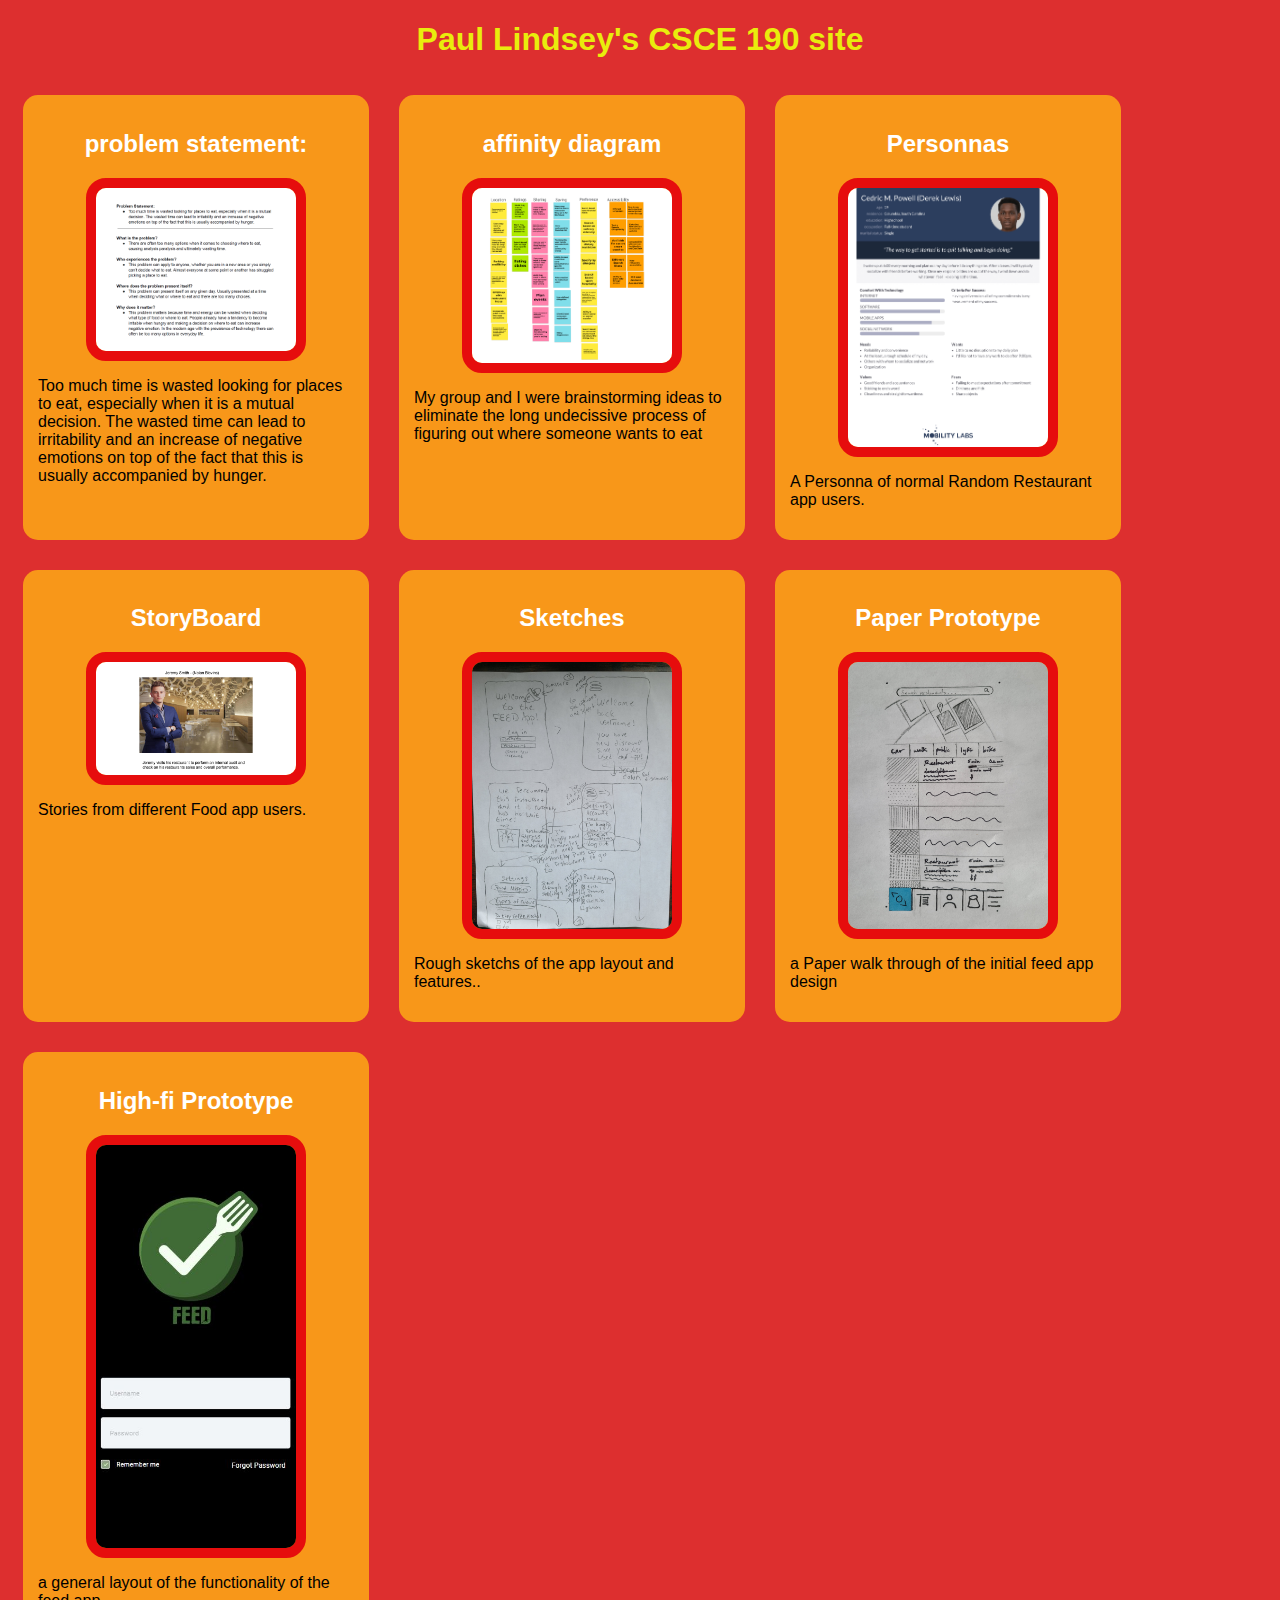
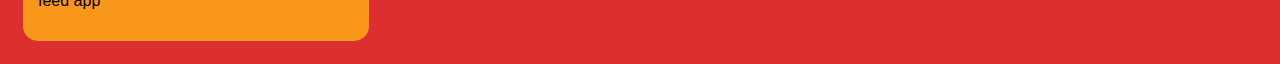
<file: index.html>
<!DOCTYPE html>
<html>
    <head>
        <title> CSCE 190: Paul Lindsey</title>
        <link rel="stylesheet" href="styles.css">
    </head>
    <body>
        <h1> Paul Lindsey's CSCE 190 site </h1>
      
        <div class="assignments">
            </section>
        <!--problem statement assignment-->
        <section class="assignment">
            <a href="Files/problem statement.pdf">
                <h2>problem statement:</h2>
            </a>
            <a href="Files/problem statement.pdf">
                <img src="images/problem statement.PNG">
            </a>
            <p>
                    Too much time is wasted looking for places to eat, especially when it is a mutual
                    decision. The wasted time can lead to irritability and an increase of negative
                    emotions on top of the fact that this is usually accompanied by hunger.
            </p>
        </section>
       
        <!--affinity diagram assignment-->
        <section class="assignment">
            <a href="Files/affinity diagram.pdf">
                <h2>affinity diagram</h2>
            </a>
            <a href="Files/affinity diagram.pdf">
                <img src="images/affinity diagram.PNG">
            </a>
                <p>
                    My group and I were brainstorming ideas to eliminate the long undecissive process of figuring out where someone wants to eat 
                </p>
            </section> 
        </section>

        <!--Personna assignment-->
        <section class="assignment">
            <a href="Files/Personna.pdf">
                <h2>Personnas</h2>
            </a>
            <a href="Files/Personna.pdf">
                <img src="images/Personna Final-2.png">
            </a>

                <p>
                    A Personna of normal Random Restaurant app users. 
                </p>
            </section>
        </section>

        
        <!--StoryBoard assignment-->
        <section class="assignment">
            <a href="Files/StoryBoard Hustlers University - CSCE190 - FINAL.pdf">
                <h2>StoryBoard</h2>
            </a>
            <a href="Files/StoryBoard Hustlers University - CSCE190 - FINAL.pdf">
                <img src="images/0002.jpg">
            </a>
                <p>
                    Stories from different Food app users. 
                </p>
                </section>
        </section>

        <!--Sketch assignment-->
        <section class="assignment">
            <a href="Files/HustlersU.CSCE190.TeamSketches.pdf">
                <h2>Sketches</h2>
            <a href="Files/HustlersU.CSCE190.TeamSketches.pdf">
                <img src="images/Page 1.jpg">
            </a>
                <p>
                    Rough sketchs of the app layout and features.. 
                </p>
            </section>
        </section>

         <!--Prototype assignment-->
         <section class="assignment">
            <a href="https://www.youtube.com/watch?v=nmW65WGh_qk">
                <h2>Paper Prototype</h2>
            </a>
            <a href="https://www.youtube.com/watch?v=nmW65WGh_qk">
                <img src="images/prototype.jpg">
            </a>
                <p>
                    a Paper walk through of the initial feed app design
                </p>
            </section>
        </section>

         <!--High fiPrototype assignment-->
         <section class="assignment">
            <a href="Files/high-fi-prototype/index.html">
                <h2>High-fi Prototype</h2>
            </a>
            <a href="Files/high-fi-prototype/index.html">
                <img src="images/high-fi-proto.JPG">
            </a>
                <p>
                    a general layout of the functionality of the feed app
                </p>
            </section>
        </section>
        </div>
    </body>
</html>
</file>
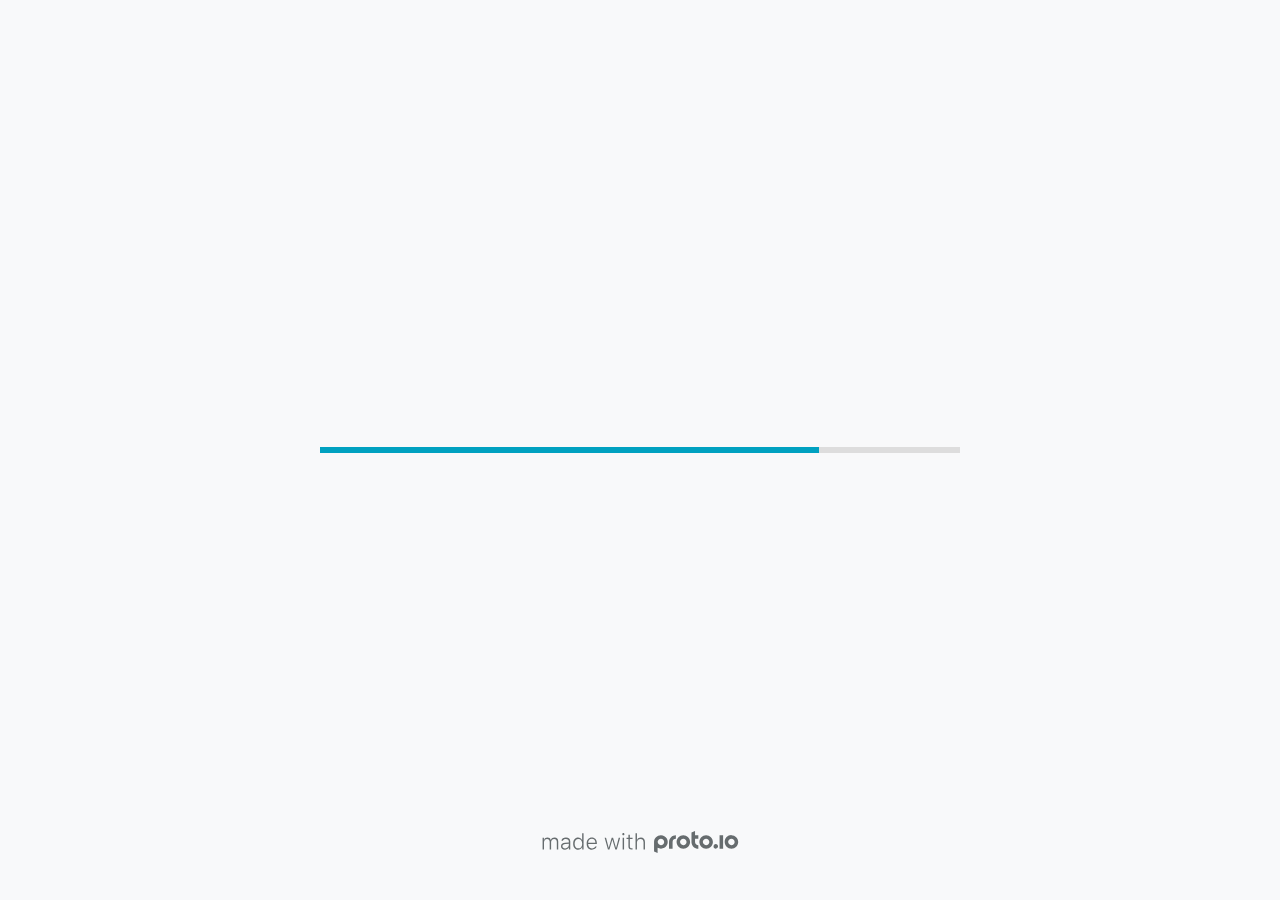
<file: Files/high-fi-prototype/index.html>
<!DOCTYPE HTML>
	<head>

		<meta charset="utf-8">

		<title>CSCE190 - Hi-fi Prototype - Hustler's U - Proto.io</title>

		
			<meta name="HandheldFriendly" content="True">
			<meta name="MobileOptimized" content="390"> 

			
			
			
			<meta name="viewport" content="minimum-scale=1.00, maximum-scale=1.00, initial-scale=1.00, user-scalable=no, shrink-to-fit=no" />

			
				<meta name="apple-mobile-web-app-capable" content="yes" />
				<meta name="apple-mobile-web-app-status-bar-style" content="black-translucent" />
			

			<meta name="format-detection" content="telephone=no">


			

            
            <link rel="icon" sizes="192x192" href="./src/assets/branding/android-icon-hires.png">
            <link rel="icon" sizes="128x128" href="./src/assets/branding/android-icon.png">

            
            <link href="./src/assets/branding/apple-touch-icon-retina180.png" sizes="180x180" rel="apple-touch-icon">

            
            <link href="./src/assets/branding/apple-touch-icon-retina.png" sizes="114x114" rel="apple-touch-icon">

            
            <link href="./src/assets/branding/apple-touch-icon.png" sizes="57x57" rel="apple-touch-icon">

            
            <link href="./src/assets/branding/startup.png" media="(device-width: 320px)" rel="apple-touch-startup-image">

            
            <link href="./src/assets/branding/startup-retina.png" media="(device-width: 320px) and (device-height: 480px) and (-webkit-device-pixel-ratio: 2)" rel="apple-touch-startup-image">

            
            <link href="./src/assets/branding/startup-568.png" media="(device-width: 320px) and (device-height: 568px) and (-webkit-device-pixel-ratio: 2)" rel="apple-touch-startup-image">

            
            <link href="./src/assets/branding/startup-retina-6.png" media="(device-width: 375px) and (device-height: 667px) and (orientation: portrait) and (-webkit-device-pixel-ratio: 2)" rel="apple-touch-startup-image">

            
            <link href="./src/assets/branding/startup-retina-6plus.png" media="(device-width: 414px) and (device-height: 736px) and (orientation: portrait) and (-webkit-device-pixel-ratio: 3)" rel="apple-touch-startup-image">

            
            <link href="./src/assets/branding/startup-retina-6plus-landscape.png" media="(device-width: 414px) and (device-height: 736px) and (orientation: landscape) and (-webkit-device-pixel-ratio: 3)" rel="apple-touch-startup-image">

            
            <link href="./src/assets/branding/startup-ipad.png" media="(device-width: 768px) and (orientation: portrait)" rel="apple-touch-startup-image">

            
            <link href="./src/assets/branding/startup-ipad-landscape.png" media="(device-width: 768px) and (orientation: landscape)" rel="apple-touch-startup-image">

            
            <link href="./src/assets/branding/startup-ipad-retina.png" media="(device-width: 768px) and (orientation: portrait) and (-webkit-device-pixel-ratio: 2)" rel="apple-touch-startup-image">

            
            <link href="./src/assets/branding/startup-ipad-landscape-retina.png" media="(device-width: 768px) and (orientation: landscape) and (-webkit-device-pixel-ratio: 2)" rel="apple-touch-startup-image">

            
            <link href="./src/assets/branding/startup-ipad-pro.png" media="(device-width: 1024px) and (orientation: portrait) and (-webkit-device-pixel-ratio: 2)" rel="apple-touch-startup-image">

            
            <link href="./src/assets/branding/startup-ipad-pro-landscape.png" media="(device-width: 1024px) and (orientation: landscape) and (-webkit-device-pixel-ratio: 2)" rel="apple-touch-startup-image">

			<meta http-equiv="cleartype" content="on"> 


			 
		    <script type="text/javascript" src="./scripts/plugins/jquery/jquery.js"></script>

			
				<link rel="stylesheet" href="./stylesheets/player-export.css" />
				<script type="text/javascript" src="./scripts/player-export.js"></script>
			

			
			<script type="text/javascript" src="./libraries/common/components.js"></script> 
			<link type="text/css" rel="Stylesheet" href="./libraries/common/components.1.00.css" /> 

			
					<script type="text/javascript" src="./libraries/generic2/components.js"></script> 
					<link type="text/css" rel="Stylesheet" href="./libraries/generic2/components.1.00.css" /> 
				
					<script type="text/javascript" src="./libraries/ios7/components.js"></script> 
					<link type="text/css" rel="Stylesheet" href="./libraries/ios7/components.1.00.css" /> 
				
					<script type="text/javascript" src="./libraries/ios9/components.js"></script> 
					<link type="text/css" rel="Stylesheet" href="./libraries/ios9/components.1.00.css" /> 
				
					<script type="text/javascript" src="./libraries/material/components.js"></script> 
					<link type="text/css" rel="Stylesheet" href="./libraries/material/components.1.00.css" /> 
				
				<script type="text/javascript" src="./data/data.js"></script> 
			<script type="text/javascript" src="./webkitmask/maskimages.js"></script> 

		<style>
			body { width: 390px; height: 844px; }
			.landscape, .landscape .prx-page { min-height: 390px; }
			.portrait, .portrait .prx-page { min-height: 844px; }
		</style>

		<script type="text/javascript">

			prx.ver = '6.8.11.0';
			prx.url.account = 'https://dereklewis.proto.io';
			prx.url.staticassets = 'https://gal.proto.io';
			prx.url.devices = 'https://dteyv52hbg2at.cloudfront.net/devices';
			prx.url.static = 'https://dteyv52hbg2at.cloudfront.net';
			prx.url.siteurl = 'proto.io';
			prx.url.crossmsg = 'https://dereklewis.proto.io';

			prx.nodejsassetsserver = {};
			prx.nodejsassetsserver.host = ".proto.io";
			prx.nodejsassetsserver.subdomainprefix = "https://a3";
			prx.nodejsassetsserver.maxsubdomains = "20";

			prx.device_library = 'ios9';
			prx.devices[prx.device] = {
				name: prx.device
				,defaultOrientation: 'portrait'
				,portrait_applies: 1 //new
				,portrait: [390,844]
				,landscape_applies: 1 //new
				,landscape: [844,390]
				,allow_orientation_change: 1 //new
				,statusbar_skin: 'default' // new
				,statusbarheightportrait: 0
				,statusbarheightlandscape: 0
				,navigationbar_skin: 'default' //new
				,navigationbarheightportrait: 0
				,navigationbarheightlandscape: 0
				,normalportrait: [390,844]
				,normallandscape: [844,390]
				,device_s3bucket: 'd745dfc1-3990-4cd7-b321-932497072f14'
				,dpr: '1.00'
				,deviceType: "iphone13"
                ,showiPhoneXNotch: false
                ,hasCustomSkinNotch: false
				,appleWatchRoundedCorners: false
				,scrollType: "default"
				,initialscale: 1.00
				,targetdensitydpi: "device-dpi"
			}
			// save a copy of the device in the player state
			prx.currentPlayerStatus.projectDevice = prx.toolbox.clone(prx.devices[prx.device]);
			prx.currentPlayerStatus.targetDevice = {"ISANDROIDTABLET":0,"ISIPOD":0,"ISCHROME":0,"ISIOS":1,"ISMSIE":0,"ISMOZILLA":0,"isAndroid-Pad":0,"ISOPERA":0,"ISWEBKIT":0,"SOSVERSION":{"CBUILDVER":"","CMAJORVER":"","CMINORVER":"","CTEXT":"","IMINORVER":0,"IMAJORVER":0,"IBUILDVER":0},"ISIPAD":0,"ISMOBILE":1,"ISSAFARI":0,"ISIPHONE":1,"ISWINDOWS":0,"ISWINDOWSTOUCH":0,"ISDEVICE":1,"ISANDROID":0,"ISCUSTOM":0};
			prx.releaseChannel = 'stable';

			prx.projectsettings.id = 'edf396f8-ebd8-4e99-91fd-ecb9ce20e9e8';
			prx.projectsettings.s3b = 'dereklewis-1387203-a71ad511-c5f8-3963-2f49f4f90bc68f23';
			prx.projectsettings.account = 'dereklewis';
			prx.projectsettings.statusbar = '0'; 
			prx.projectsettings.statusbarapplies = '0';
			prx.projectsettings.navigationbar = '0';
			prx.projectsettings.navigationbarapplies = '0';
			prx.projectsettings.initialpageid = -1;
			
			
			prx.projectsettings.flashactions = 1;
			prx.projectsettings.gatrackingcode = '';

			prx.export2html = '1' == true;
			prx.mobPlayer = 0;

			prx.user.country = 'US';

			prx.s3Links = []; 
			var sLinkedAssets = [];
			

			prx.csrf_token = '0C55A7B84ECA22D2AA845BAD7FE2199F064204802D60D9B1D114307E95D3E333';

            

            
                            prx.assetsAccessToken = "eyJ0eXAiOiJKV1QiLCJhbGciOiJIUzI1NiJ9.eyJkIjp7InVpZCI6Ii0xIiwicHJvamVjdF9pZCI6ImVkZjM5NmY4LWViZDgtNGU5OS05MWZkLWVjYjljZTIwZTllOCJ9LCJ2IjowLCJleHAiOjE2NjkyNDg2NjQsImlhdCI6MTY2OTA2ODY2NH0.yYqIMxtgSfB4QhFL3oTI6U4yyviqKm50AXyKv4Xsn9I";

			prx.iniPlayer.iniPreLoad();

		</script>
	</head>

	

			<body class="player device-cursor-touch mobile-device-true " " id="mbd" >

				
				<div id="window-wrapper">
					<div id="dragarea"></div>
					<div id="statusbar"></div>
					<div id="underlay" style=""></div>

					<div class="prx-page" data-role="page" id="p-1" data-id="1"></div>
					
								<div class="prx-page" data-role="page" id="p-2" data-id="2"></div>
							
								<div class="prx-page" data-role="page" id="p-3" data-id="3"></div>
							
								<div class="prx-page" data-role="page" id="p-4" data-id="4"></div>
							
								<div class="prx-page" data-role="page" id="p-5" data-id="5"></div>
							
								<div class="prx-page" data-role="page" id="p-7" data-id="7"></div>
							
								<div class="prx-page" data-role="page" id="p-8" data-id="8"></div>
							
								<div class="prx-page" data-role="page" id="p-9" data-id="9"></div>
							
								<div class="prx-page" data-role="page" id="p-10" data-id="10"></div>
							
								<div class="prx-page" data-role="page" id="p-11" data-id="11"></div>
							
								<div class="prx-page" data-role="page" id="p-12" data-id="12"></div>
							
								<div class="prx-page" data-role="page" id="p-13" data-id="13"></div>
							
								<div class="prx-page" data-role="page" id="p-14" data-id="14"></div>
							
					<div id="navigationbar"></div>
					<div id="overlay"></div>
					<div id="trash"></div>
					<div id="quick-audios"></div>
				</div>

				 
			<div id="loader-wrapper">
				
				<div class="progress">
					<div class="progress-bar"></div>
				</div>
				<div id="poweredby"></div>
			</div>
			


			</body>
		

</html>
</file>
<file: styles.css>
body{
    background: rgb(221, 47, 47);
    font-family:Arial, Helvetica, sans-serif;
}

.assignments{
    display:flex;
    flex-wrap:wrap;
}

.assignment {
    width:25%;
    padding: 15px;
    margin: 15px;
    background:rgb(248, 151, 25);
    border-radius: 15px;
}

.assignment img {
    width: 200px;
    margin: 10px;
    border: 10px solid rgb(230, 13, 13);
    border-radius:20px;
    display:block;
    margin:auto;
}

.assignment img:hover
{
    border: 10px dotted rgb(6, 247, 247);
}

h1{
    color: rgb(233, 236, 13);
    text-align:center;
}

h2{
    text-align: center;
}

a 
{
    text-decoration: none;
    color: white;
}

a:hover 
{
color: lightblue;
}
</file>
<file: Files/high-fi-prototype/stylesheets/player-export.css>
/*!
 * 
 *                                                                       
 *                              ::;;;;                                   
 *    ::,,,,::    ::,,  ,,,,::::::11ii::,,::,,,,::      ::::,,::,,,,::   
 *  ,,111111ii,,::1111::111111ii::111111::111111ii,,    ii11,,ii111111,, 
 *  11ii::;;11;;ii11::iiii::;;11;;11ii::ii11::::11ii    ii11;;11;;::ii11 
 *  11;;  ::11ii11;;::11ii  ::11ii11ii,,iiii..  iiii    ii11;;11::  ;;11 
 *  1111;;ii11;;11;;,,ii11::ii11;;ii11;;;;11;;;;11;;;;;;ii11::11ii;;11ii 
 *  11111111;;::11;;  ::ii1111;;  ::ii11::ii1111ii::11ii;;11,,;;1111ii:: 
 *  11;;,,::  ,,::,,      ::,,        ::::  ::::    ,,,,::::    ::,,     
 *  ;;;;                                                                 
 *                                                                       
 *  Build: 11/8/2022, 10:20:15 AM
 */

/*!
 * Waves v0.5.5
 * http://fian.my.id/Waves
 *
 * Copyright 2014 Alfiana E. Sibuea and other contributors
 * Released under the MIT license
 * https://github.com/fians/Waves/blob/master/LICENSE
 */.mask-inner{position:relative;background-size:100% 100%;background-repeat:no-repeat}.mask-inner .mask-inner{transform:none!important}.mask-border .mborder,.mask-filter{height:100%;width:100%}.mask-border .mborder{border:1px solid hsla(0,0%,100%,.8);position:absolute;pointer-events:none}.mask-border .area-border{border:1px solid #00a1c0;left:0;top:0;position:absolute;transform-origin:0 0;box-sizing:border-box}.mask-border .mask-radius{width:100%;height:100%;overflow:hidden;position:absolute}.mask-border .mask-radius .mask-radius-border{position:relative;width:100%;height:100%;border:1px solid hsla(0,0%,100%,.8)}.mask-border.hide-handles .prx-resizable-handle{opacity:0;pointer-events:none!important}.mask-border.hide-handles .area-border{border:1px dashed #b4bcbf}.mask-wrapper{overflow:hidden;height:100%;pointer-events:none}.mask-wrapper.borderPos-inside{box-sizing:border-box}.mask-wrapper.borderPos-outside{width:100%;height:100%}.mask-wrapper.borderPos-outside .mask-inner{box-sizing:content-box}.mask-edit-mode-handles{pointer-events:none}.mask-edit-mode-handles.hide-handles .prx-resizable-handle,.mask-edit-mode-handles.hide-handles .prx-rotate-handle{opacity:0;pointer-events:none!important}.mask-edit-mode-handles.hide-handles .xborder{border-color:#b4bcbf!important}abbr,address,article,aside,audio,b,blockquote,body,caption,cite,code,dd,del,dfn,div,dl,dt,em,fieldset,figure,footer,form,h1,h2,h3,h4,h5,h6,header,hgroup,html,i,iframe,img,ins,kbd,label,legend,li,mark,menu,nav,object,ol,p,pre,q,samp,section,small,span,strong,sub,sup,table,tbody,td,tfoot,th,thead,time,tr,ul,var,video{margin:0;padding:0;border:0;outline:0;font-size:100%;background:transparent}article,aside,details,figcaption,figure,footer,header,hgroup,nav,section{display:block}audio,canvas,video{display:inline-block;*display:inline;*zoom:1}[hidden],audio:not([controls]){display:none}html{font-size:100%;-webkit-text-size-adjust:100%;-ms-text-size-adjust:100%}body{margin:0;font-size:13px}body,button,input,select,textarea{font-family:sans-serif;color:#222}a{color:#00e}a:visited{color:#551a8b}a:hover{color:#06e}a:focus{outline:thin dotted}a:active,a:hover{outline:0}abbr[title]{border-bottom:1px dotted}b,strong{font-weight:700}blockquote{margin:1em 40px}dfn{font-style:italic}hr{display:block;height:1px;border:0;border-top:1px solid #ccc;margin:1em 0;padding:0}ins{background:#ff9;text-decoration:none}ins,mark{color:#000}mark{background:#ff0;font-style:italic;font-weight:700}code,kbd,pre,samp{font-family:monospace,serif;_font-family:courier new,monospace;font-size:1em}pre{white-space:pre;white-space:pre-wrap;word-wrap:break-word}q{quotes:none}q:after,q:before{content:"";content:none}small{font-size:85%}sub,sup{font-size:75%;line-height:0;position:relative;vertical-align:baseline}sup{top:-.5em}sub{bottom:-.25em}ol,ul{margin:1em 0;padding:0 0 0 40px}dd{margin:0 0 0 40px}nav ol,nav ul{list-style:none;list-style-image:none;margin:0;padding:0}img{border:0;-ms-interpolation-mode:bicubic}svg:not(:root){overflow:hidden}figure,form{margin:0}fieldset{margin:0}fieldset,legend{border:0;padding:0}legend{*margin-left:-7px}button,input,select,textarea{font-size:100%;margin:0;vertical-align:baseline;*vertical-align:middle}button,input{line-height:normal;*overflow:visible}table button,table input{*overflow:auto}[role=button],button,input[type=button],input[type=reset],input[type=submit]{-webkit-appearance:button}input[type=checkbox],input[type=radio]{box-sizing:border-box;padding:0}input[type=search]{-webkit-appearance:textfield;-moz-box-sizing:content-box;-webkit-box-sizing:content-box;box-sizing:content-box}input[type=search]::-webkit-search-decoration{-webkit-appearance:none}button::-moz-focus-inner{border:0;padding:0}textarea{overflow:auto;vertical-align:top;resize:vertical}input:invalid,textarea:invalid{background-color:#f0dddd}table{border-collapse:collapse;border-spacing:0}td{vertical-align:top}.nocallout{-webkit-touch-callout:none}textarea[contenteditable]{-webkit-appearance:none}.gifhidden{position:absolute;left:-100%}.ir{display:block;border:0;text-indent:-999em;overflow:hidden;background-color:transparent;background-repeat:no-repeat;text-align:left;direction:ltr}.ir br{display:none}.hidden{display:none!important;visibility:hidden}.visuallyhidden{border:0;clip:rect(0 0 0 0);height:1px;margin:-1px;overflow:hidden;padding:0;position:absolute;width:1px}.visuallyhidden.focusable:active,.visuallyhidden.focusable:focus{clip:auto;height:auto;margin:0;overflow:visible;position:static;width:auto}.invisible{visibility:hidden}.clearfix:after,.clearfix:before{content:"";display:table}.clearfix:after{clear:both}.clearfix{*zoom:1}@media print{*{background:transparent!important;color:#000!important;text-shadow:none!important;filter:none!important;-ms-filter:none!important}a,a:visited{text-decoration:underline}a[href]:after{content:" (" attr(href) ")"}abbr[title]:after{content:" (" attr(title) ")"}.ir a:after,a[href^="#"]:after,a[href^="javascript:"]:after{content:""}blockquote,pre{border:1px solid #999;page-break-inside:avoid}thead{display:table-header-group}img,tr{page-break-inside:avoid}img{max-width:100%!important}@page{margin:.5cm}h2,h3,p{orphans:3;widows:3}h2,h3{page-break-after:avoid}}#eval-iframe{display:none}body{-webkit-appearance:none;-webkit-box-flex:1;-webkit-touch-callout:none;-webkit-tap-highlight-color:rgba(0,0,0,0)}*{-webkit-user-select:none;-khtml-user-select:none;-moz-user-select:-moz-none;-o-user-select:none;user-select:none}input,textarea{-webkit-user-select:text;-khtml-user-select:text;-moz-user-select:text;-o-user-select:text;user-select:text}#dragarea{font-family:Helvetica,Arial,sans-serif;text-align:left}.text{height:95%;overflow:auto}.wrap{overflow:hidden}.pos,.spos{position:absolute}.action-highlight{position:absolute;top:0;left:0;height:100%;width:100%;background:rgba(255,255,0,.5);background:rgba(64,208,255,.3);opacity:0;pointer-events:none;-webkit-transition:opacity .2s ease-in;transition:opacity .2s ease-in;border:2px solid #40c8f4;padding:3px;box-sizing:border-box}.action-highlight-simple-visible,.action-highlight-visible{opacity:1}#appModeNote{background-color:#333;border-top:5px solid #000;bottom:0;color:#f0f0f0;display:none;font-family:helvetica;left:0;padding:10px 0;position:fixed;text-align:center;width:100%}#appModeNote em{display:block;font-size:20px;font-weight:700;line-height:26px}#appModeNote span{display:block;font-size:14px;line-height:20px}.hidden{display:none}.prx-page.loadedFrom{display:block}.prx-page.loadedTo{z-index:999999}.prx-page.loadedTo-1{z-index:10000000}.prx-page.loadedTo-2{z-index:10000001}.prx-page.loadedTo-3{z-index:10000002}.prx-page.loadedTo-4{z-index:10000003}.prx-page.loadedTo-5{z-index:10000004}.prx-page.loadedTo-6{z-index:10000005}.prx-page.loadedTo-7{z-index:10000006}.prx-page.loadedTo-8{z-index:10000007}.prx-page.loadedTo-9{z-index:10000008}.prx-page.loadedTo-10{z-index:10000009}.prx-page.loadedTo-11{z-index:10000010}.prx-page.loadedTo-12{z-index:10000011}.prx-page.loadedTo-13{z-index:10000012}.prx-page.loadedTo-14{z-index:10000013}.prx-page.loadedTo-15{z-index:10000014}.prx-page.loadedTo-16{z-index:10000015}.prx-page.loadedTo-17{z-index:10000016}.prx-page.loadedTo-18{z-index:10000017}.prx-page.loadedTo-19{z-index:10000018}.prx-page.loadedTo-20{z-index:10000019}.prx-page.loadedTo-21{z-index:10000020}.prx-page.loadedTo-22{z-index:10000021}.prx-page.loadedTo-23{z-index:10000022}.prx-page.loadedTo-24{z-index:10000023}.prx-page.loadedTo-25{z-index:10000024}.prx-page.loadedTo-26{z-index:10000025}.prx-page.loadedTo-27{z-index:10000026}.prx-page.loadedTo-28{z-index:10000027}.prx-page.loadedTo-29{z-index:10000028}.prx-page.loadedTo-30{z-index:10000029}#navigationbar,#statusbar{background:transparent 0 0;display:block;width:100%;border:0;top:0;position:fixed;z-index:1}#loader-wrapper{background:#f8f9fa;height:100%;left:0;position:fixed;top:0;width:100%;z-index:99999;font-size:11px}#loader-wrapper .progress{position:absolute;top:50%;left:50%;transform:translate(-50%,-50%);-ms-transform:translate(-50%,-50%);-webkit-transform:translate(-50%,-50%);width:50%;height:4px;background-color:#ddd}#loader-wrapper .progress-bar{position:relative;width:0;height:4px;-webkit-transition:.4s linear;-moz-transition:.4s linear;-o-transition:.4s linear;transition:.4s linear;-webkit-transition-property:width,background-color;-moz-transition-property:width,background-color;-o-transition-property:width,background-color;transition-property:width,background-color}#loader-wrapper .progress-bar:before,.progress-bar:after{content:"";position:absolute;top:0;left:0;right:0}#loader-wrapper .progress-bar:before{bottom:0;background-color:#ddd}#loader-wrapper .progress-bar:after{z-index:2;bottom:0;background:#00a1c0}#loader-wrapper #app-icon{position:absolute;top:50%;left:50%;transform:translate(-50%,-150%);-ms-transform:translate(-50%,-150%);-webkit-transform:translate(-50%,-150%);width:114px;height:114px}#loader-wrapper #poweredby{position:absolute;bottom:5%;left:50%;transform:translate(-50%);-ms-transform:translate(-50%);-webkit-transform:translate(-50%);width:100%;height:16px;background-image:url(/images/player/player-logo.svg);background-repeat:no-repeat;background-position:top;background-size:auto 200%;z-index:99999}body{-moz-transition:opacity .3s linear;-o-transition:opacity .3s linear;-webkit-transition:opacity .3s linear;transition:opacity .3s linear}.reloading{background:#fff!important;opacity:0}@media (min-width:481px) and (max-width:1079px){#loader-wrapper .progress,#loader-wrapper .progress-bar{height:4px}}@media (min-width:1080px){#loader-wrapper #poweredby{height:24px}#loader-wrapper .progress,#loader-wrapper .progress-bar{height:6px}}@media (width:1280px) and (height:768px){#loader-wrapper .progress,#loader-wrapper .progress-bar{height:2px}}.pointer-events-none{pointer-events:none!important}body .prx-page{-webkit-trans1form:translate3d(0,0,0)}.prx-page .type-symbol .box{-w1ebkit-transform:translateZ(0)}html{background:transparent}body{background:#fff;overflow:hidden}body.mobile-device-true *{-webkit-text-size-adjust:100%}body.mobile-device-false *{-webkit-text-size-adjust:initial}#window-wrapper{width:100%;height:100%;overflow:hidden;position:relative}#dragarea{background:transparent;display:none}#overlay,#quick-audios,#trash,#underlay{position:absolute;top:0;left:0}#quick-audios,#trash{display:none}.visible{display:block!important}.iScrollHorizontalScrollbar,.iScrollVerticalScrollbar{z-index:auto!important}.overlay{position:fixed;left:0;right:0;bottom:0;top:0}.ui-mobile-viewport-transitioning,.ui-mobile-viewport-transitioning .prx-page{o1verflow:visible!important}.box[style*="z-index:0;"],.box[style*="z-index: 0;"]{z-index:auto!important}.box[data-mpoverlay="1"]{pos1ition:fixed}#temp-for-external-link{display:none}#dragarea,html{background:transparent!important}.hide{display:none!important}*{outline:none}.ghost-component,.ghost-component *,.ghost-component .box *{pointer-events:none!important}#statusbar{position:fixed!important}.prx-page{position:absolute;display:none}.prx-page.prx-page-active,.prx-page[class*=prx-page-transitioning-]{display:block}.prx-page[class*=prx-page-transitioning-]{overflow:hidden}.prx-page.prx-page-transitioning-overlay-in-source,.prx-page.prx-page-transitioning-overlay-out-target{overflow:visible}.prx-page.prx-page-below{z-index:10}.prx-page.prx-page-above{z-index:20}#overlay{z-index:30}.prx-page.prx-page-transition-flip,.prx-page.prx-page-transition-turn{-webkit-backface-visibility:hidden;-moz-backface-visibility:hidden;backface-visibility:hidden}.prx-page.prx-page-transition-turn{-webkit-transform:translateZ(0);-moz-transform:translateZ(0);-webkit-transform-origin:0 center;-moz-transform-origin:0 center;transform-origin:0 center;transform:translateZ(0)}.prx-page.prx-page-transition-flow:not(.prx-page-transition-flow-overlay),.prx-page.prx-page-transition-overlay-top{box-shadow:0 0 20px rgba(0,0,0,.4)}.prx-page-above.prx-page-transition-notificationInWatchOS{transition:background-color .45s ease-out}.prx-page-above.prx-page-transition-notificationInWatchOS.prx-page-transition-notificationInWatchOS-notification-in{background-color:transparent!important;transition:background-color 0s ease-out}.device-cursor-touch,.device-cursor-touch *{cursor:url(/images/player/touch-cursor-64.png) 32 32,default!important;cursor:-webkit-image-set(url("/images/player/touch-cursor-64.png") 1x,url("/images/player/touch-cursor-64@2x.png") 2x) 32 32,default!important}.device-cursor-web,.device-cursor-web *{cursor:default}.device-cursor-web .delayedtap,.device-cursor-web .delayedtap *,.device-cursor-web .interaction-click,.device-cursor-web .interaction-click *,.device-cursor-web .interaction-tap,.device-cursor-web .interaction-tap *,.device-cursor-web .release,.device-cursor-web .release *,.device-cursor-web .touch,.device-cursor-web .touch *{cursor:pointer;cursor:hand}.device-cursor-web [data-component-type=text]{cursor:default}.device-cursor-web .move,.device-cursor-web .move *{cursor:move}.device-cursor-web input,.device-cursor-web textarea{cursor:text}.do-chrome-fix #window-wrapper{-webkit-perspective:1}.do-chrome-fix .pos{-webkit-backface-visibility:hidden;-webkit-transform:translateZ(0)}.do-chrome-fix *{-w1ebkit-transform:translateZ(0) scale(1) scaleX(1) skew(0deg,0deg) skewX(0deg) skewY(0deg) rotateX(0deg) rotateY(0deg) rotate(0deg)}.do-chrome-fix.dont-do-chrome-fix #window-wrapper{-webkit-perspective:none}.do-chrome-fix.dont-do-chrome-fix .pos{-webkit-backface-visibility:visible;-webkit-transform:none}.prx-page-transitioning:not(.prx-page-transitioning-overlay-in-source):not(.loadedFrom) [data-mpoverlay="1"]{display:none}#fps{position:fixed;z-index:9999;font-size:18px;top:20px;left:20px;background:rgba(0,0,0,.8);border-radius:6px;color:#fff;padding:3px 10px}#fps,.cbutton{pointer-events:none}.cbutton{position:absolute;display:inline-block;padding:0;border:none;background:none;color:#286aab;font-size:1.4em;overflow:visible;-webkit-transition:color .7s;transition:color .7s;-webkit-tap-highlight-color:rgba(0,0,0,0)}.cbutton.cbutton--click,.cbutton:focus{outline:none;color:#3c8ddc}.cbutton:after{position:absolute;width:100%;height:100%;border-radius:50%;content:"";opacity:0;pointer-events:none}.cbutton--effect-jelena:after{border:3px solid hsla(0,0%,82.7%,.7)}.cbutton--effect-jelena.cbutton--click:after{-webkit-animation:anim-effect-jelena .3s ease-out forwards;animation:anim-effect-jelena .3s ease-out forwards}@-webkit-keyframes anim-effect-jelena{0%{opacity:1;-webkit-transform:scale3d(.6,.6,1);transform:scale3d(.6,.6,1)}to{opacity:0;-webkit-transform:scale3d(1.2,1.2,1);transform:scale3d(1.2,1.2,1)}}@keyframes anim-effect-jelena{0%{opacity:1;-webkit-transform:scale3d(.5,.5,1);transform:scale3d(.5,.5,1)}to{opacity:0;-webkit-transform:scale3d(1.2,1.2,1);transform:scale3d(1.2,1.2,1)}}.cbutton--effect-sanja:after{background:hsla(0,0%,75.3%,.3)}.cbutton--effect-sanja.cbutton--click:after{-webkit-animation:anim-effect-sanja 1s ease-out forwards;animation:anim-effect-sanja 1s ease-out forwards}@-webkit-keyframes anim-effect-sanja{0%{opacity:1;-webkit-transform:scale3d(.5,.5,1);transform:scale3d(.5,.5,1)}25%{opacity:1;-webkit-transform:scaleX(1);transform:scaleX(1)}to{opacity:0;-webkit-transform:scaleX(1);transform:scaleX(1)}}@keyframes anim-effect-sanja{0%{opacity:1;-webkit-transform:scale3d(.5,.5,1);transform:scale3d(.5,.5,1)}25%{opacity:1;-webkit-transform:scaleX(1);transform:scaleX(1)}to{opacity:0;-webkit-transform:scaleX(1);transform:scaleX(1)}}#log{position:fixed;z-index:9999;font-size:24px;top:20px;right:20px;pointer-events:none}.watchOSscrollbars .iScrollVerticalScrollbar{position:fixed!important;width:12px!important;background-color:hsla(0,0%,100%,.3)!important;border-radius:8px!important;z-index:99999!important}.watchOSscrollbars .iScrollIndicator{background:#fff!important;border-radius:8px!important;left:2px!important;width:8px!important}.applewatch-rounded-corners{-webkit-clip-path:inset(0 0 0 0 round 63px);clip-path:inset(0 0 0 0 round 63px)}.group-action-prediv{position:absolute}.player .type-symbol.type-symbol-transparent .group-action-prediv{pointer-events:auto}.initialise-hidden-container{display:block!important;visibility:hidden!important}.a-enter-vr{height:0!important}.fullscreen-vr .prx-page{transform:none!important;position:fixed!important}

/*!
 * Waves v0.5.5
 * http://fian.my.id/Waves
 *
 * Copyright 2014 Alfiana E. Sibuea and other contributors
 * Released under the MIT license
 * https://github.com/fians/Waves/blob/master/LICENSE
 */.waves-effect{position:relative;overflow:hidden}.waves-effect.box{position:absolute}.waves-effect .waves-ripple{position:absolute;border-radius:50%;width:100px;height:100px;margin-top:-50px;margin-left:-50px;opacity:0;background-color:rgba(0,0,0,.2);pointer-events:none}.waves-effect.waves-light .waves-ripple{background-color:hsla(0,0%,100%,.4)}.waves-button,.waves-circle{-webkit-mask-image:-webkit-radial-gradient(circle,#fff 100%,#000 0);mask-image:radial-gradient(circle,#fff 100%,#000 0)}.waves-button,.waves-button-input,.waves-button:hover,.waves-button:link,.waves-button:visited{white-space:nowrap;vertical-align:middle;cursor:pointer;border:none;outline:none;color:inherit;background-color:transparent;font-size:14px;text-align:center;text-decoration:none;z-index:1}.waves-button{padding:10px 15px;border-radius:2px}.waves-button-input{margin:0;padding:10px 15px}.waves-input-wrapper{border-radius:2px;vertical-align:bottom}.waves-input-wrapper.waves-button{padding:0}.waves-input-wrapper .waves-button-input{position:relative;top:0;left:0;z-index:1}.waves-block{display:block}a.waves-effect .waves-ripple{z-index:-1}#loader-wrapper #poweredby{background-image:url(../images/player/player-logo.svg)!important}.device-cursor-touch,.device-cursor-touch *{cursor:url(../images/player/touch-cursor-64.png) 32 32,default!important;cursor:-webkit-image-set(url("../images/player/touch-cursor-64.png") 1x,url("../images/player/touch-cursor-64@2x.png") 2x) 32 32,default!important}
</file>
<file: Files/high-fi-prototype/libraries/common/components.1.00.css>
.type-shapes .shape-wrapper{width:100%;height:100%;-moz-box-sizing:border-box;-webkit-box-sizing:border-box;box-sizing:border-box;background-clip:content-box}.type-shapes .shapes-text-container{position:absolute;top:0;left:0;right:0;display:table;width:100%;height:100%;text-align:center}.type-shapes .shapes-text-container>span{display:table-cell;vertical-align:middle}.type-shapes svg{overflow:visible}.player .type-symbol{overflow:hidden}.player .type-symbol.symbol-scroll{-webkit-perspective:1000}.player .type-symbol.type-symbol-transparent{pointer-events:none !important}.player .type-symbol.type-symbol-transparent .box{pointer-events:auto}.type-symbol.fullscreen{transform:none !important;width:100vw !important;height:100vh !important}.type-symbol>.type-symbol-hover-message,.type-symbol.ui-draggable-dragging:hover>.type-symbol-hover-message,.type-symbol.prx-resizable-resizing:hover>.type-symbol-hover-message{display:none;position:absolute;color:#fff;font-family:Helvetica,Arial,sans-serif !important;background:rgba(0,0,0,.7);top:50%;left:50%;text-align:center;position:absolute;pointer-events:none;width:70px;height:30px;line-height:15px;font-size:10px !important;border-radius:3px;margin:-20px 0 0 -40px;padding:5px}.type-symbol:hover>.type-symbol-hover-message{display:block}.type-vrsymbol.fullscreen{transform:none !important;width:100vw !important;height:100vh !important}.type-vrsymbol.fullscreen canvas{width:100vw !important;height:100vh !important}.type-vrsymbol>.type-vrsymbol-hover-message,.type-vrsymbol.ui-draggable-dragging:hover>.type-vrsymbol-hover-message,.type-vrsymbol.prx-resizable-resizing:hover>.type-vrsymbol-hover-message{display:none;position:absolute;color:#fff;font-family:Helvetica,Arial,sans-serif !important;background:rgba(0,0,0,.7);top:50%;left:50%;text-align:center;position:absolute;pointer-events:none;width:70px;height:30px;line-height:15px;font-size:10px !important;border-radius:3px;margin:-20px 0 0 -40px;padding:5px}.type-vrsymbol:hover>.type-vrsymbol-hover-message{display:block}.type-text.v2-text .text-contents{o1verflow:hidden;width:100%;height:100%}.type-text.v2-text.box [data-editableProperty]{word-wrap:break-word !important}.type-text .autoresize{white-space:nowrap}.player .type-text .autoResize-true{white-space:nowrap}.type-richtext p{margin:0;line-height:normal}.type-rectangle .inner-rec{position:absolute;width:100%;height:100%;-moz-box-sizing:border-box;-webkit-box-sizing:border-box;box-sizing:border-box;background-clip:content-box}.type-rectangle .shapes-image-background{top:0;left:0;width:100%;height:100%;position:absolute;background-position:center;background-repeat:no-repeat}.type-rectangle[data-shape-type=oval] .shapes-image-background{border-radius:50%}.type-rectangle .shapes-text-container{display:table;width:100%;height:100%;text-align:center}.type-rectangle .shapes-text-container>span{display:table-cell;vertical-align:middle}.type-horizontalline .inner{width:100%;height:0}.type-verticalline .inner{width:0;height:100%}.type-actionarea .inner-rec{width:100%;height:100%}.type-actionarea .inner-rec div{width:100%;height:100%;background:#40c8f4;opacity:.4;-moz-box-sizing:border-box;-webkit-box-sizing:border-box;box-sizing:border-box}.type-actionarea .inner-rec div:before{content:" ";display:block;position:absolute;top:50%;left:50%;width:24px;height:24px;margin:-12px 0 0 -12px}.player .type-actionarea .inner-rec div{background:transparent}.player .type-actionarea .inner-rec div:before{background-image:none}.type-image,.type-image .type-image-wrapper{background:0 0 repeat;background-size:100% 100%;width:100%;height:100%;background-clip:content-box}.type-image .type-image-wrapper.type-image-svg{background:center center no-repeat;background-size:contain}.type-image .type-image-wrapper img{display:none}.player .type-image .type-image-wrapper.gif img{display:block !important;width:1px;height:1px;opacity:.1}.type-image.type-image-repeater,.type-image.type-image-repeater .type-image-wrapper{background-size:auto}.type-image .image-inner{width:100%;height:100%}.type-image .image-inner.borderPos-inside .type-image-wrapper{box-sizing:border-box;background-origin:border-box}.type-image .image-inner.borderPos-outside{display:-webkit-box;display:-moz-box;display:-ms-flexbox;display:-webkit-flex;display:flex;-moz-flex-flow:row;-ms-flex-flow:row;-webkit-flex-flow:row;flex-flow:row;-moz-box-orient:horizontal;-ms-box-orient:horizontal;-webkit-box-orient:horizontal;box-orient:horizontal;-ms-align-items:center;-webkit-align-items:center;align-items:center;-ms-box-align:center;-webkit-box-align:center;box-align:center;-ms-flex-align:center;-webkit-flex-align:center;flex-align:center;-ms-justify-content:center;-webkit-justify-content:center;justify-content:center;-ms-box-pack:center;-webkit-box-pack:center;box-pack:center;-ms-flex-pack:center;-webkit-flex-pack:center;flex-pack:center}.type-image .image-inner.borderPos-outside .type-image-wrapper{-ms-flex-shrink:0;-webkit-flex-shrink:0;flex-shrink:0;box-sizing:content-box}.type-image>.type-image-hover-message,.type-image.ui-draggable-dragging:hover>.type-image-hover-message,.type-image.prx-resizable-resizing:hover>.type-image-hover-message{display:none;position:absolute;color:#fff;font-family:Helvetica,Arial,sans-serif !important;background:rgba(0,0,0,.7);top:50%;left:50%;text-align:center;position:absolute;pointer-events:none;width:70px;height:30px;line-height:15px;font-size:10px !important;border-radius:3px;margin:-20px 0 0 -40px;padding:5px}.type-image:hover>.type-image-hover-message{display:block}.type-placeholder .bg{position:absolute;width:100%;height:100%;-moz-box-sizing:border-box;-webkit-box-sizing:border-box;box-sizing:border-box}.type-placeholder .diagonal{border:0px solid transparent;position:absolute;-moz-box-sizing:border-box;-webkit-box-sizing:border-box;box-sizing:border-box}.type-placeholder .diagonal1{-moz-transform-origin:0 0;-webkit-transform-origin:0 0;-o-transform-origin:0 0;transform-origin:0 0}.type-placeholder .diagonal2{-moz-transform-origin:right top;-webkit-transform-origin:right top;-o-transform-origin:right top;transform-origin:right top}.type-placeholder .contents{width:100%;height:100%;display:-webkit-box;display:-moz-box;display:-ms-flexbox;display:-webkit-flex;display:flex;-ms-justify-content:center;-webkit-justify-content:center;justify-content:center;-ms-box-pack:center;-webkit-box-pack:center;box-pack:center;-ms-flex-pack:center;-webkit-flex-pack:center;flex-pack:center;-ms-align-items:center;-webkit-align-items:center;align-items:center;-ms-box-align:center;-webkit-box-align:center;box-align:center;-ms-flex-align:center;-webkit-flex-align:center;flex-align:center}.type-placeholder .contents>span{display:inline-block}.type-placeholder .contents span[data-editableproperty]:empty{padding:0}.type-webview .webview-scroll-wrapper{width:100%;height:100%;-webkit-overflow-scrolling:touch;overflow:auto}.type-webview iframe{width:100%;height:100%;border:none}.type-html iframe{width:100%;height:100%;overflow:hidden;border:none}.type-animationtarget{position:relative}.type-animationtarget.type-animatiotarget-fixed-positioning{position:absolute}.type-animationtarget .animationtarget-circle{-moz-box-sizing:border-box;-webkit-box-sizing:border-box;box-sizing:border-box;width:0;height:0;position:absolute;top:0;left:0;border-radius:50%;display:none}.type-animationtarget .animationtarget-vertical{position:absolute;top:0}.type-animationtarget .animationtarget-horizontal{position:absolute;top:0%;left:0}.player .type-animationtarget{opacity:0 !important;pointer-events:none !important}.type-bannerad .bannerad-outer{display:table;height:100%;width:100%}.type-bannerad .bannerad-inner{display:table-cell;position:relative;text-align:center;vertical-align:middle;width:100%;background-size:100% 100%}.type-tooltip .tooltip-content-wrapper{width:100%;height:100%;position:relative}.type-tooltip .tooltip-content-wrapper .tooltip-outer{position:absolute;overflow:hidden}.type-tooltip .tooltip-content-wrapper .tooltip{position:absolute;-moz-transform:rotate(45deg);-webkit-transform:rotate(45deg);transform:rotate(45deg);filter:progid:DXImageTransform.Microsoft.Matrix(sizingMethod="auto expand", M11=0.7071067811865476, M12=-0.7071067811865475, M21=0.7071067811865475, M22=0.7071067811865476);-ms-filter:"progid:DXImageTransform.Microsoft.Matrix(SizingMethod='auto expand', M11=0.7071067811865476, M12=-0.7071067811865475, M21=0.7071067811865475, M22=0.7071067811865476)";-moz-box-sizing:border-box;-webkit-box-sizing:border-box;box-sizing:border-box}.type-tooltip .tooltip-content-wrapper .tooltip-content-outer{position:absolute;width:100%;height:100%;-moz-box-sizing:border-box;-webkit-box-sizing:border-box;box-sizing:border-box}.type-tooltip .tooltip-content-wrapper .tooltip-content{width:100%;height:100%;overflow:hidden;padding:10px;-moz-box-sizing:border-box;-webkit-box-sizing:border-box;box-sizing:border-box}.type-tooltip.verticalAlignCenter .tooltip-content{display:-webkit-box;display:-moz-box;display:-ms-flexbox;display:-webkit-flex;display:flex;-ms-box-align:center;-webkit-box-align:center;box-align:center;-ms-flex-align:center;-webkit-flex-align:center;flex-align:center;-ms-align-items:center;-webkit-align-items:center;align-items:center}.type-tooltip.verticalAlignCenter .tooltip-content .tooltip-text{width:100%}.type-vectoranimation .type-vectoranimation-wrapper{width:100%;height:100%}.type-vectoranimation .bodymovin,.type-vectoranimation .bodymovin-player{width:100%;height:100%}.type-vectoranimation .vector-inner{width:100%;height:100%}.type-vectoranimation .vector-inner.borderPos-inside .type-vectoranimation-wrapper{box-sizing:border-box;background-origin:border-box;overflow:hidden}.type-vectoranimation .vector-inner.borderPos-outside{display:-webkit-box;display:-moz-box;display:-ms-flexbox;display:-webkit-flex;display:flex;-moz-flex-flow:row;-ms-flex-flow:row;-webkit-flex-flow:row;flex-flow:row;-moz-box-orient:horizontal;-ms-box-orient:horizontal;-webkit-box-orient:horizontal;box-orient:horizontal;-ms-align-items:center;-webkit-align-items:center;align-items:center;-ms-box-align:center;-webkit-box-align:center;box-align:center;-ms-flex-align:center;-webkit-flex-align:center;flex-align:center;-ms-justify-content:center;-webkit-justify-content:center;justify-content:center;-ms-box-pack:center;-webkit-box-pack:center;box-pack:center;-ms-flex-pack:center;-webkit-flex-pack:center;flex-pack:center}.type-vectoranimation .vector-inner.borderPos-outside .type-vectoranimation-wrapper{-ms-flex-shrink:0;-webkit-flex-shrink:0;flex-shrink:0;box-sizing:content-box}.type-vectoranimation>.type-vectoranimation-hover-message,.type-vectoranimation.ui-draggable-dragging:hover>.type-vectoranimation-hover-message,.type-vectoranimation.prx-resizable-resizing:hover>.type-vectoranimation-hover-message{display:none;position:absolute;color:#fff;font-family:Helvetica,Arial,sans-serif !important;background:rgba(0,0,0,.7);top:50%;left:50%;text-align:center;position:absolute;pointer-events:none;width:70px;height:45px;line-height:15px;font-size:10px !important;border-radius:3px;margin:-27px 0 0 -40px;padding:5px}.type-vectoranimation:hover>.type-vectoranimation-hover-message{display:block}.type-basic-tabbar ul{margin:0;padding:0;list-style:none;height:100%}.type-basic-tabbar ul li{margin:0;padding:0;float:left;text-align:center;height:100%;position:relative}.type-basic-tabbar ul li:first-child{border-left:0 none !important}.type-basic-tabbar ul li input{display:none}.type-basic-tabbar ul li label{width:100%;height:100%;display:block}.type-basic-tabbar ul li label .icon-wrapper{width:100%;height:100%;display:block}.type-basic-tabbar ul li label .icon{height:100%;background-position:center center;background-repeat:no-repeat;background-size:auto 60%;-webkit-mask-size:auto 60%;mask-size:auto 60%;-webkit-mask-repeat:no-repeat;mask-repeat:no-repeat;-webkit-mask-position:center center;mask-position:center center}.type-basic-tabbar.type-basic-tabbar-icon-top ul li label .icon{height:75%}.type-basic-tabbar.type-basic-tabbar-icon-top ul li label .caption{display:inline-block;width:100%;height:25%;float:left}.type-generic-onoffswitch input[type=checkbox]{display:none}.type-generic-onoffswitch label{display:block;overflow:hidden}.type-generic-onoffswitch .onoffswitch-inner{width:200%;margin-left:-100%;-moz-transition:margin .3s ease-in 0s;-webkit-transition:margin .3s ease-in 0s;-ms-transition:margin .3s ease-in 0s;-o-transition:margin .3s ease-in 0s;transition:margin .3s ease-in 0s}.type-generic-onoffswitch input:checked+label .onoffswitch-inner{margin-left:0}.type-generic-onoffswitch .onoffswitch-inner div{float:left;width:50%;color:#fff;font-family:Trebuchet,Arial,sans-serif;font-weight:bold;-moz-box-sizing:border-box;-webkit-box-sizing:border-box;-ms-box-sizing:border-box;-o-box-sizing:border-box;box-sizing:border-box}.type-generic-onoffswitch .onoffswitch-inner .active{background-color:#2fccff;color:#fff}.type-generic-onoffswitch .onoffswitch-inner .inactive{background-color:#eee;color:#999;text-align:right}.type-generic-onoffswitch .onoffswitch-switch{background:#fff;position:absolute;top:0;bottom:0;-moz-transition:right .3s ease-in 0s;-webkit-transition:right .3s ease-in 0s;-ms-transition:right .3s ease-in 0s;-o-transition:right .3s ease-in 0s;transition:right .3s ease-in 0s}.type-generic-onoffswitch input:checked+label .onoffswitch-switch{right:0px !important}.type-datetime #background{box-sizing:border-box;margin:0;padding:0;height:100%;overflow:hidden;display:-webkit-box;display:-moz-box;display:-ms-flexbox;display:-webkit-flex;display:flex;-ms-justify-content:center;-webkit-justify-content:center;justify-content:center;-ms-box-pack:center;-webkit-box-pack:center;box-pack:center;-ms-flex-pack:center;-webkit-flex-pack:center;flex-pack:center;-ms-align-items:center;-webkit-align-items:center;align-items:center;-ms-box-align:center;-webkit-box-align:center;box-align:center;-ms-flex-align:center;-webkit-flex-align:center;flex-align:center}.type-datetime #datetime{width:100%}.type-basic-button .basic-button-inner{height:100%;width:100%;-moz-box-sizing:border-box;box-sizing:border-box;display:-webkit-box;display:-moz-box;display:-ms-flexbox;display:-webkit-flex;display:flex;-ms-box-pack:center;-webkit-box-pack:center;box-pack:center;-ms-flex-pack:center;-webkit-flex-pack:center;flex-pack:center;-ms-align-items:center;-webkit-align-items:center;align-items:center;-ms-box-align:center;-webkit-box-align:center;box-align:center;-ms-flex-align:center;-webkit-flex-align:center;flex-align:center;-moz-flex-flow:row;-ms-flex-flow:row;-webkit-flex-flow:row;flex-flow:row;-moz-box-orient:horizontal;-ms-box-orient:horizontal;-webkit-box-orient:horizontal;box-orient:horizontal;-ms-align-items:center;-webkit-align-items:center;align-items:center;-ms-box-align:center;-webkit-box-align:center;box-align:center;-ms-flex-align:center;-webkit-flex-align:center;flex-align:center}.type-basic-button .basic-button-icon{height:50%}.type-basic-button .basic-button-icon img{height:50%;vertical-align:middle}.type-basic-slider .slider-bar{position:absolute;top:50%;width:100%}.type-basic-slider .slider-bar-filled{height:100%}.type-basic-slider .slider-button{display:block;position:absolute;top:0;bottom:0}#iphoneX-notch-player{display:none}#iphoneX-notch-player{background:#000;position:absolute;z-index:9999999;pointer-events:none}#iphoneX-notch-player:before,#iphoneX-notch-player:after{content:"";display:block;background-color:#191919;position:absolute}#iphoneX-notch-player:after{border-radius:50%}#iphoneX-notch-player.portrait,#iphoneX-notch-player.portrait-p{left:50%;transform:translateX(-50%)}#iphoneX-notch-player.portrait:before,#iphoneX-notch-player.portrait-p:before{left:50%;transform:translateX(-50%)}#iphoneX-notch-player.portrait-p{display:block !important}#iphoneX-notch-player.landscape,#iphoneX-notch-player.landscape-p{top:50%;left:0;transform:translateY(-50%)}#iphoneX-notch-player.landscape:before,#iphoneX-notch-player.landscape-p:before{top:50%;transform:translateY(-50%)}#iphoneX-notch-player.landscape .iphoneX-notch-corners:before,#iphoneX-notch-player.landscape .iphoneX-notch-corners:after,#iphoneX-notch-player.landscape-p .iphoneX-notch-corners:before,#iphoneX-notch-player.landscape-p .iphoneX-notch-corners:after{left:auto;top:auto;right:auto}#iphoneX-notch-player.landscape-p-minus90{display:block !important;top:50%;right:0 !important;transform:translateY(-50%) rotate(180deg) !important}#iphoneX-notch-player.landscape-p-minus90:before{top:50%;transform:translateY(-50%)}#iphoneX-notch-player.landscape-p-minus90 .iphoneX-notch-corners:before,#iphoneX-notch-player.landscape-p-minus90 .iphoneX-notch-corners:after{left:auto;top:auto;right:auto}#iphoneX-notch-player.landscape-p{display:block !important}#iphoneX-notch-player .iphoneX-notch-corners{width:100%;height:100%;display:block}#iphoneX-notch-player .iphoneX-notch-corners:before,#iphoneX-notch-player .iphoneX-notch-corners:after{content:" ";display:block;position:absolute;top:0;background-position:0 0;background-repeat:no-repeat}#dragarea,.timeline-dragarea{font-size:16px}.type-richtext{font-size:12px !important}.type-richtext .fr-element{font-size:12px !important;f1ont-family:"Arial,sans-serif"}.type-basic-button.generic .basic-button-inner{padding:0px 10px}.type-basic-button.generic .basic-button-icon,.type-basic-button.generic .basic-button-text{margin:0px 6px}.type-placeholder .bg{border:5px solid #999}.type-placeholder .diagonal1{left:2px}.type-placeholder .diagonal2{right:2px}.type-placeholder .contents>span{margin:0 1px}.type-placeholder .contents span[data-editableproperty]{padding:5px}.type-placeholder .contents span[data-editableproperty] textarea{margin-left:-5px}.type-animationtarget .animationtarget-circle{border:2px solid #09c}.type-animationtarget .animationtarget-vertical{border-left:2px solid #09c;height:24px;margin-top:-4px}.type-animationtarget .animationtarget-horizontal{border-top:2px solid #09c;width:24px;margin-left:-4px}.type-tooltip .tooltip-content-wrapper .tooltip{width:40px;height:40px}.type-tooltip .tooltip-content-wrapper .tooltip-content{padding:10px}.type-basic-tabbar.type-basic-tabbar-icon-top ul li label .caption{margin-top:-5px}.type-generic-onoffswitch label{border:2px solid #999;border-radius:20px}.type-generic-onoffswitch .onoffswitch-inner div{padding:0px 10px;line-height:30px}.type-generic-onoffswitch .onoffswitch-switch{width:32px;border:2px solid #999;border-radius:20px;right:56px;margin:-1px}#iphoneX-notch-player:before{border-radius:6px}#iphoneX-notch-player:after{width:11px;height:11px}#iphoneX-notch-player.portrait,#iphoneX-notch-player.portrait-p{width:210px;height:30px;border-radius:0 0 22px 22px}#iphoneX-notch-player.portrait:before,#iphoneX-notch-player.portrait-p:before{width:50px;height:6px;top:6px}#iphoneX-notch-player.portrait:after,#iphoneX-notch-player.portrait-p:after{top:4px;right:54px}#iphoneX-notch-player.landscape,#iphoneX-notch-player.landscape-p,#iphoneX-notch-player.landscape-p-minus90{width:30px;height:210px;border-radius:0 22px 22px 0}#iphoneX-notch-player.landscape:before,#iphoneX-notch-player.landscape-p:before,#iphoneX-notch-player.landscape-p-minus90:before{width:6px;height:50px;left:6px}#iphoneX-notch-player.landscape:after,#iphoneX-notch-player.landscape-p:after,#iphoneX-notch-player.landscape-p-minus90:after{left:4px;top:54px}#iphoneX-notch-player .iphoneX-notch-corners{width:100%;height:100%}#iphoneX-notch-player .iphoneX-notch-corners:before,#iphoneX-notch-player .iphoneX-notch-corners:after{width:6px;height:6px}#iphoneX-notch-player .iphoneX-notch-corners:before{left:-6px;background-image:radial-gradient(circle at 0 100%, rgba(0, 0, 0, 0) 6px, #000 7px)}#iphoneX-notch-player .iphoneX-notch-corners:after{right:-6px;background-image:radial-gradient(circle at 100% 100%, rgba(0, 0, 0, 0) 6px, #000 7px)}#iphoneX-notch-player.landscape .iphoneX-notch-corners:before,#iphoneX-notch-player.landscape-p .iphoneX-notch-corners:before{top:-6px;background-image:radial-gradient(circle at 100% 0, rgba(0, 0, 0, 0) 6px, #000 7px)}#iphoneX-notch-player.landscape .iphoneX-notch-corners:after,#iphoneX-notch-player.landscape-p .iphoneX-notch-corners:after{bottom:-6px;background-image:radial-gradient(circle at 100% 100%, rgba(0, 0, 0, 0) 6px, #000 7px)}a-scene.round-corners-device .a-enter-vr{margin-right:10px}.type-basic-segmentedcontrol .icon{margin:5px}
</file>
<file: Files/high-fi-prototype/libraries/generic2/components.1.00.css>
.type-basic-checkbox label{display:-webkit-box;display:-moz-box;display:-ms-flexbox;display:-webkit-flex;display:flex;-ms-align-items:top;-webkit-align-items:top;align-items:top;-ms-box-align:top;-webkit-box-align:top;box-align:top;-ms-flex-align:top;-webkit-flex-align:top;flex-align:top;height:100%;width:100%}.type-basic-checkbox label .basic-checkbox-text{word-wrap:break-word}.type-basic-checkbox label .basic-checkbox-inner{position:absolute;-moz-box-sizing:border-box;box-sizing:border-box;display:-webkit-box;display:-moz-box;display:-ms-flexbox;display:-webkit-flex;display:flex;-ms-align-items:center;-webkit-align-items:center;align-items:center;-ms-box-align:center;-webkit-box-align:center;box-align:center;-ms-flex-align:center;-webkit-flex-align:center;flex-align:center;-moz-box-orient:horizontal;-ms-box-orient:horizontal;-webkit-box-orient:horizontal;box-orient:horizontal;-ms-justify-content:center;-webkit-justify-content:center;justify-content:center;-ms-box-pack:center;-webkit-box-pack:center;box-pack:center;-ms-flex-pack:center;-webkit-flex-pack:center;flex-pack:center}.type-basic-checkbox input{display:none}.type-basic-checkbox label .basic-checkbox-icon{display:none;height:50%}.type-basic-checkbox input:checked+label .basic-checkbox-inner .basic-checkbox-icon{display:block}.type-basic-searchbar input,.type-basic-searchbar .basic-searchbar-faux-input{-moz-box-sizing:border-box;-webkit-box-sizing:border-box;box-sizing:border-box;height:100%;width:100%;border:medium none;-webkit-appearance:none;-moz-appearance:none;appearance:none}.type-basic-searchbar .basic-searchbar-faux-input{overflow:hidden}.type-basic-searchbar.box.current-component [data-editableProperty] textarea{height:100% !important;vertical-align:initial}.type-basic-searchbar .basic-searchbar-icon{background:center center no-repeat;background-size:contain;display:block;height:100%}.type-basic-searchbar .basic-searchbar-icon-faux{height:100%}.type-basic-searchbar .basic-searchbar-icon-erase{height:40%;background:center center no-repeat;background-size:contain;visibility:hidden}.type-basic-searchbar input,.type-basic-searchbar .basic-searchbar-faux-input{background-color:transparent}.type-basic-searchbar input:valid+.basic-searchbar-input-overlay,.type-basic-searchbar input:focus+.basic-searchbar-input-overlay,.type-basic-searchbar .basic-searchbar-faux-input:not(:empty)+.basic-searchbar-faux-input-overlay{-ms-flex-line-pack:start;-webkit-flex-line-pack:start;align-flex-line-pack:start;-ms-align-content:flex-start;-webkit-align-content:flex-start;align-content:flex-start;-ms-box-pack:start;-webkit-box-pack:start;box-pack:start;-ms-flex-pack:start;-webkit-flex-pack:start;flex-pack:start;-ms-justify-content:flex-start;-webkit-justify-content:flex-start;justify-content:flex-start}.type-basic-searchbar input:valid~.basic-searchbar-icon-erase{visibility:visible}.type-basic-searchbar .basic-searchbar-faux-input:not(:empty)~.basic-searchbar-icon-erase{visibility:visible}.type-basic-searchbar .basic-searchbar-faux-input:not(:empty)+.basic-searchbar-faux-input-overlay .placeholder-input{display:none}.type-basic-searchbar input:invalid{box-shadow:none}.type-basic-searchbar .basic-searchbar-input-overlay,.type-basic-searchbar .basic-searchbar-faux-input-overlay{width:100%;height:100%;position:absolute;left:0;top:0;pointer-events:none;display:-webkit-box;display:-moz-box;display:-ms-flexbox;display:-webkit-flex;display:flex;-ms-box-align:center;-webkit-box-align:center;box-align:center;-ms-flex-align:center;-webkit-flex-align:center;flex-align:center;-ms-align-items:center;-webkit-align-items:center;align-items:center;-ms-box-pack:center;-webkit-box-pack:center;box-pack:center;-ms-flex-pack:center;-webkit-flex-pack:center;flex-pack:center;-ms-justify-content:center;-webkit-justify-content:center;justify-content:center}.type-basic-searchbar.textAlign-left .basic-searchbar-input-overlay,.type-basic-searchbar.textAlign-left .basic-searchbar-faux-input-overlay{-ms-box-pack:start;-webkit-box-pack:start;box-pack:start;-ms-flex-pack:start;-webkit-flex-pack:start;flex-pack:start;-ms-justify-content:flex-start;-webkit-justify-content:flex-start;justify-content:flex-start}.type-basic-searchbar.textAlign-right input:valid+.basic-searchbar-input-overlay,.type-basic-searchbar.textAlign-right input:focus+.basic-searchbar-input-overlay,.type-basic-searchbar.textAlign-right .basic-searchbar-faux-input:not(:empty)+.basic-searchbar-faux-input-overlay{-ms-flex-line-pack:justify;-webkit-flex-line-pack:justify;align-flex-line-pack:justify;-ms-align-content:space-between;-webkit-align-content:space-between;align-content:space-between;-ms-box-pack:justify;-webkit-box-pack:justify;box-pack:justify;-ms-flex-pack:justify;-webkit-flex-pack:justify;flex-pack:justify;-ms-justify-content:space-between;-webkit-justify-content:space-between;justify-content:space-between}.type-basic-searchbar.textAlign-right .basic-searchbar-input-overlay,.type-basic-searchbar.textAlign-right .basic-searchbar-faux-input-overlay{-ms-box-pack:justify;-webkit-box-pack:justify;box-pack:justify;-ms-flex-pack:justify;-webkit-flex-pack:justify;flex-pack:justify;-ms-justify-content:space-between;-webkit-justify-content:space-between;justify-content:space-between}.type-basic-searchbar .basic-searchbar-input-flex{width:100%;height:100%;position:absolute;-moz-box-sizing:border-box;-webkit-box-sizing:border-box;box-sizing:border-box;display:-webkit-box;display:-moz-box;display:-ms-flexbox;display:-webkit-flex;display:flex;-ms-box-align:center;-webkit-box-align:center;box-align:center;-ms-flex-align:center;-webkit-flex-align:center;flex-align:center;-ms-align-items:center;-webkit-align-items:center;align-items:center;-ms-box-pack:start;-webkit-box-pack:start;box-pack:start;-ms-flex-pack:start;-webkit-flex-pack:start;flex-pack:start;-ms-justify-content:flex-start;-webkit-justify-content:flex-start;justify-content:flex-start}.type-basic-searchbar .basic-searchbar-input-flex .basic-searchbar-icon,.type-basic-searchbar .basic-searchbar-input-flex .basic-searchbar-icon-faux{-ms-flex-grow:0;-webkit-flex-grow:0;flex-grow:0;-ms-flex-shrink:0;-webkit-flex-shrink:0;flex-shrink:0}.type-basic-select.ui-selected,.type-basic-select.display-on-top{position:absolute;z-index:100 !important}.type-basic-select .basic-select-contextmenu{display:none;position:absolute;min-width:75%;box-sizing:border-box}.type-basic-select.current-component .basic-select-contextmenu{display:block}.type-basic-select .basic-select-item{position:relative;white-space:nowrap;display:-webkit-box;display:-moz-box;display:-ms-flexbox;display:-webkit-flex;display:flex;-ms-flex-direction:row;-moz-flex-direction:row;-webkit-flex-direction:row;flex-direction:row}.type-basic-select .basic-select-item .error-msg{-ms-align-self:center;-webkit-align-self:center;align-self:center;-ms-flex-item-align:center;-webkit-flex-item-align:center;flex-item-align:center;width:100%}.type-basic-select .basic-select-item .image{-ms-align-self:center;-webkit-align-self:center;align-self:center;-ms-flex-item-align:center;-webkit-flex-item-align:center;flex-item-align:center;display:-webkit-box;display:-moz-box;display:-ms-flexbox;display:-webkit-flex;display:flex;-ms-justify-content:center;-webkit-justify-content:center;justify-content:center;-ms-box-pack:center;-webkit-box-pack:center;box-pack:center;-ms-flex-pack:center;-webkit-flex-pack:center;flex-pack:center}.type-basic-select .basic-select-item .image img{-ms-align-self:center;-webkit-align-self:center;align-self:center;-ms-flex-item-align:center;-webkit-flex-item-align:center;flex-item-align:center;display:none}.type-basic-select .basic-select-item.active img{display:block}.type-basic-select .select-trigger{overflow:hidden;height:100%;-moz-box-sizing:border-box;-webkit-box-sizing:border-box;box-sizing:border-box;text-overflow:ellipsis}.type-basic-select .select-trigger-icon{height:100%;float:right;background:center center no-repeat;background-size:50%}.type-basic-dropdown.ui-selected,.type-basic-dropdown.display-on-top{position:absolute;z-index:100 !important}.type-basic-dropdown.position-dropdown-flex-end .basic-dropdown-wrapper{-ms-justify-content:flex-end;-webkit-justify-content:flex-end;justify-content:flex-end;-ms-box-pack:end;-webkit-box-pack:end;box-pack:end;-ms-flex-pack:end;-webkit-flex-pack:end;flex-pack:end}.type-basic-dropdown.position-dropdown-center .basic-dropdown-wrapper{-ms-justify-content:center;-webkit-justify-content:center;justify-content:center;-ms-box-pack:center;-webkit-box-pack:center;box-pack:center;-ms-flex-pack:center;-webkit-flex-pack:center;flex-pack:center}.type-basic-dropdown.position-dropdown-flex-start .basic-dropdown-wrapper{-ms-justify-content:flex-start;-webkit-justify-content:flex-start;justify-content:flex-start;-ms-box-pack:start;-webkit-box-pack:start;box-pack:start;-ms-flex-pack:start;-webkit-flex-pack:start;flex-pack:start}.type-basic-dropdown .basic-dropdown-wrapper{display:-webkit-box;display:-moz-box;display:-ms-flexbox;display:-webkit-flex;display:flex}.type-basic-dropdown .basic-dropdown-contextmenu{display:none}.type-basic-dropdown.current-component .basic-dropdown-contextmenu{display:block}.type-basic-dropdown .basic-dropdown-item{position:relative;white-space:nowrap}.type-basic-dropdown .dropdown-trigger{overflow:hidden;height:100%;-moz-box-sizing:border-box;-webkit-box-sizing:border-box;box-sizing:border-box;display:-webkit-box;display:-moz-box;display:-ms-flexbox;display:-webkit-flex;display:flex;-ms-flex-wrap:nowrap;-moz-flex-wrap:nowrap;-webkit-flex-wrap:nowrap;flex-wrap:nowrap;-ms-justify-content:space-between;-webkit-justify-content:space-between;justify-content:space-between;-ms-box-pack:justify;-webkit-box-pack:justify;box-pack:justify;-ms-flex-pack:justify;-webkit-flex-pack:justify;flex-pack:justify}.type-basic-dropdown .basic-dropdown-active-value{overflow:hidden;text-overflow:ellipsis;white-space:nowrap;display:block;min-width:1px;-ms-flex-grow:99999;-webkit-flex-grow:99999;flex-grow:99999}.type-basic-dropdown .dropdown-trigger-icon{height:100%;-ms-flex-grow:1;-webkit-flex-grow:1;flex-grow:1;display:-webkit-box;display:-moz-box;display:-ms-flexbox;display:-webkit-flex;display:flex;-ms-align-items:center;-webkit-align-items:center;align-items:center}.type-basic-dropdown .dropdown-trigger-icon img{width:auto;height:60%}.type-basic-dropdown iframe.fr-iframe{width:100%}.type-basic-radiobutton label{display:-webkit-box;display:-moz-box;display:-ms-flexbox;display:-webkit-flex;display:flex;-ms-align-items:top;-webkit-align-items:top;align-items:top;-ms-box-align:top;-webkit-box-align:top;box-align:top;-ms-flex-align:top;-webkit-flex-align:top;flex-align:top}.type-basic-radiobutton .bordered-circle{box-sizing:border-box;border-radius:50%;border-style:solid;position:relative}.type-basic-radiobutton .bordered-circle .circle{top:50%;left:50%;display:none;box-sizing:border-box;border-radius:50%;background-clip:content-box;border:0px solid transparent;position:absolute}.type-basic-radiobutton input:checked+label .circle{display:block}.type-basic-switch input{display:none}.type-basic-switch label{display:flex;align-items:center;height:100%;width:100%}.type-basic-switch .switch-background{display:block;position:relative;-webkit-box-sizing:border-box;-moz-box-sizing:border-box;box-sizing:border-box;-webkit-transition:all .3s ease-in;-moz-transition:all .3s ease-in;-o-transition:all .3s ease-in;transition:all .3s ease-in}.type-basic-switch .switch{position:absolute;-webkit-box-sizing:border-box;-moz-box-sizing:border-box;box-sizing:border-box;-webkit-transition:all .3s ease-in;-moz-transition:all .3s ease-in;-o-transition:all .3s ease-in;transition:all .3s ease-in;top:50%;-webkit-transform:translate(0, -50%);-moz-transform:translate(0, -50%);-o-transform:translate(0, -50%);transform:translate(0, -50%)}.type-basic-pagecontroller .basic-pagecontroller-inner{width:100%;height:100%;-moz-box-sizing:border-box;box-sizing:border-box;display:-webkit-box;display:-webkit-flexbox;display:-ms-flexbox;display:-webkit-flex;display:flex}.type-basic-pagecontroller .basic-pagecontroller-button{height:100%;-webkit-box-flex:1;-webkit-flex-grow:1;-ms-flex-grow:1;flex-grow:1;display:-webkit-box;-webkit-box-orient:horizontal;-webkit-box-pack:center;-webkit-box-align:center;display:-webkit-flexbox;display:-ms-flexbox;display:-webkit-flex;display:flex;-ms-justify-content:center;-webkit-justify-content:center;justify-content:center}.type-basic-pagecontroller .basic-pagecontroller-button input{display:none}.type-basic-pagecontroller .basic-pagecontroller-button label{height:100%;display:block}.type-basic-progressbar .progressbar-bar{width:100%;height:100%}.type-basic-progressbar .progressbar-bar-filled{height:100%}.type-basic-buttongroup .basic-buttongroup-inner{width:100%;height:100%;-moz-box-sizing:border-box;box-sizing:border-box;display:-webkit-box;display:-moz-box;display:-ms-flexbox;display:-webkit-flex;display:flex}.type-basic-buttongroup .basic-buttongroup-button{-webkit-box-flex:1;-ms-flex-grow:1;-webkit-flex-grow:1;flex-grow:1;-ms-flex-basis:1px;-webkit-flex-basis:1px;flex-basis:1px;position:relative;overflow:hidden}.type-basic-buttongroup .basic-buttongroup-button input{display:none}.type-basic-buttongroup .basic-buttongroup-button label{width:100%;height:100%;text-align:center;box-sizing:border-box;display:-webkit-box;-webkit-box-orient:horizontal;-webkit-box-pack:center;-webkit-box-align:center;display:-webkit-box;display:-moz-box;display:-ms-flexbox;display:-webkit-flex;display:flex;-ms-align-items:center;-webkit-align-items:center;align-items:center;-ms-box-align:center;-webkit-box-align:center;box-align:center;-ms-flex-align:center;-webkit-flex-align:center;flex-align:center;-ms-justify-content:center;-webkit-justify-content:center;justify-content:center;-ms-box-pack:center;-webkit-box-pack:center;box-pack:center;-ms-flex-pack:center;-webkit-flex-pack:center;flex-pack:center;position:absolute;top:0;left:0;right:0;bottom:0}.type-basic-buttongroup .basic-buttongroup-button label .icon-wrapper{max-width:100%;position:relative}.type-basic-buttongroup .basic-buttongroup-button label .icon-wrapper .icon{position:absolute;top:0;left:0;right:0;bottom:0}.type-basic-buttongroup .basic-buttongroup-button:first-child{border-left:0 none !important}.type-basic-buttongroup.iconpos-top .basic-buttongroup-button label{-ms-flex-direction:column;-moz-flex-direction:column;-webkit-flex-direction:column;flex-direction:column}.type-basic-buttongroup.iconpos-left .basic-buttongroup-button label,.type-basic-buttongroup.iconpos-right .basic-buttongroup-button label,.type-basic-buttongroup.iconpos-none .basic-buttongroup-button label,.type-basic-buttongroup.iconpos-notext .basic-buttongroup-button label{-ms-flex-direction:row;-moz-flex-direction:row;-webkit-flex-direction:row;flex-direction:row}.type-basic-buttongroup.iconpos-top .basic-buttongroup-button label .caption{-ms-flex-grow:1;-webkit-flex-grow:1;flex-grow:1}.type-basic-buttongroup.iconpos-top.iconSize-1 .basic-buttongroup-button label .icon-wrapper{-ms-flex-grow:1.5;-webkit-flex-grow:1.5;flex-grow:1.5}.type-basic-buttongroup.iconpos-top.iconSize-2 .basic-buttongroup-button label .icon-wrapper{-ms-flex-grow:3;-webkit-flex-grow:3;flex-grow:3}.type-basic-buttongroup.iconpos-top.iconSize-3 .basic-buttongroup-button label .icon-wrapper{-ms-flex-grow:4.5;-webkit-flex-grow:4.5;flex-grow:4.5}.type-basic-buttongroup.iconpos-top.iconSize-4 .basic-buttongroup-button label .icon-wrapper{-ms-flex-grow:6;-webkit-flex-grow:6;flex-grow:6}.type-basic-buttongroup.iconpos-top.iconSize-5 .basic-buttongroup-button label .icon-wrapper{-ms-flex-grow:8.5;-webkit-flex-grow:8.5;flex-grow:8.5}.type-basic-buttongroup .icon{overflow:hidden;background-position:center center;background-repeat:no-repeat;background-size:auto 60%;-webkit-mask-size:auto 60%;mask-size:auto 60%;-webkit-mask-repeat:no-repeat;mask-repeat:no-repeat;-webkit-mask-position:center center;mask-position:center center}.type-basic-buttongroup .icon img{opacity:0}.type-basic-buttongroup.type-basic-buttongroup div div label .top{display:inline-block;width:100%;height:25%;float:left}.type-basic-buttongroup.horizontal.textAlign-right:not(.iconpos-top) .basic-buttongroup-button label{-ms-justify-content:flex-end;-webkit-justify-content:flex-end;justify-content:flex-end;-ms-box-pack:end;-webkit-box-pack:end;box-pack:end;-ms-flex-pack:end;-webkit-flex-pack:end;flex-pack:end;text-align:right}.type-basic-buttongroup.horizontal.textAlign-left:not(.iconpos-top) .basic-buttongroup-button label{-ms-justify-content:flex-start;-webkit-justify-content:flex-start;justify-content:flex-start;-ms-box-pack:flex-start;-webkit-box-pack:flex-start;box-pack:flex-start;-ms-flex-pack:flex-start;-webkit-flex-pack:flex-start;flex-pack:flex-start;text-align:left}.type-basic-buttongroup.horizontal.textAlign-center:not(.iconpos-top) .basic-buttongroup-button label{-ms-justify-content:center;-webkit-justify-content:center;justify-content:center;-ms-box-pack:center;-webkit-box-pack:center;box-pack:center;-ms-flex-pack:center;-webkit-flex-pack:center;flex-pack:center;text-align:center}.type-basic-buttongroup.horizontal.textAlign-right.iconpos-top .basic-buttongroup-button label{-ms-align-items:flex-end;-webkit-align-items:flex-end;align-items:flex-end;-ms-box-align:flex-end;-webkit-box-align:flex-end;box-align:flex-end;-ms-flex-align:flex-end;-webkit-flex-align:flex-end;flex-align:flex-end;text-align:right}.type-basic-buttongroup.horizontal.textAlign-left.iconpos-top .basic-buttongroup-button label{-ms-align-items:flex-start;-webkit-align-items:flex-start;align-items:flex-start;-ms-box-align:flex-start;-webkit-box-align:flex-start;box-align:flex-start;-ms-flex-align:flex-start;-webkit-flex-align:flex-start;flex-align:flex-start;text-align:left}.type-basic-buttongroup.horizontal.textAlign-center.iconpos-top .basic-buttongroup-button label{-ms-align-items:center;-webkit-align-items:center;align-items:center;-ms-box-align:center;-webkit-box-align:center;box-align:center;-ms-flex-align:center;-webkit-flex-align:center;flex-align:center;text-align:center}.type-basic-buttongroup.horizontal.textAlign-justify .basic-buttongroup-button label{text-align:justify}.type-basic-buttongroup.vertical.textAlign-right .basic-buttongroup-button label{-ms-justify-content:flex-end;-webkit-justify-content:flex-end;justify-content:flex-end;-ms-box-pack:end;-webkit-box-pack:end;box-pack:end;-ms-flex-pack:end;-webkit-flex-pack:end;flex-pack:end;text-align:right}.type-basic-buttongroup.vertical.textAlign-left .basic-buttongroup-button label{-ms-justify-content:left;-webkit-justify-content:left;justify-content:left;-ms-box-pack:left;-webkit-box-pack:left;box-pack:left;-ms-flex-pack:left;-webkit-flex-pack:left;flex-pack:left;text-align:left}.type-basic-buttongroup.vertical.textAlign-center .basic-buttongroup-button label{-ms-justify-content:center;-webkit-justify-content:center;justify-content:center;-ms-box-pack:center;-webkit-box-pack:center;box-pack:center;-ms-flex-pack:center;-webkit-flex-pack:center;flex-pack:center;text-align:center}.type-basic-buttongroup.vertical.textAlign-justify .basic-buttongroup-button label{text-align:justify}.type-basic-buttongroup.vertical .icon-wrapper{-ms-flex-shrink:0;-webkit-flex-shrink:0;flex-shrink:0}.type-basic-buttongroup.vertical .basic-buttongroup-inner{-ms-flex-direction:column;-moz-flex-direction:column;-webkit-flex-direction:column;flex-direction:column}.type-basic-buttongroup.vertical .basic-buttongroup-button{position:relative}.type-basic-buttongroup.vertical .basic-buttongroup-button label{position:absolute;top:0;right:0;bottom:0;left:0}.type-basic-checkboxlist .basic-checkboxlist-inner{width:100%;height:100%;-moz-box-sizing:border-box;box-sizing:border-box;overflow:hidden;display:-webkit-box;display:-moz-box;display:-ms-flexbox;display:-webkit-flex;display:flex}.type-basic-checkboxlist .basic-checkboxlist-button{position:relative;-webkit-box-flex:1;-ms-flex-grow:1;-webkit-flex-grow:1;flex-grow:1;-ms-flex-basis:1px;-webkit-flex-basis:1px;flex-basis:1px}.type-basic-checkboxlist .basic-checkboxlist-button:first-child{border-left:0 none !important}.type-basic-checkboxlist .basic-checkboxlist-button input{display:none}.type-basic-checkboxlist .basic-checkboxlist-button label{width:auto;height:100%;text-align:center;box-sizing:border-box;display:-webkit-box;-webkit-box-orient:horizontal;-webkit-box-pack:center;-webkit-box-align:center;display:-webkit-box;display:-moz-box;display:-ms-flexbox;display:-webkit-flex;display:flex;-ms-align-items:center;-webkit-align-items:center;align-items:center;-ms-box-align:center;-webkit-box-align:center;box-align:center;-ms-flex-align:center;-webkit-flex-align:center;flex-align:center;-ms-justify-content:space-between;-webkit-justify-content:space-between;justify-content:space-between;-ms-box-pack:space-between;-webkit-box-pack:space-between;box-pack:space-between;-ms-flex-pack:space-between;-webkit-flex-pack:space-between;flex-pack:space-between}.type-basic-checkboxlist.iconpos-top .basic-checkboxlist-button label{-ms-flex-direction:column;-moz-flex-direction:column;-webkit-flex-direction:column;flex-direction:column}.type-basic-checkboxlist.iconpos-left .basic-checkboxlist-button label,.type-basic-checkboxlist.iconpos-right .basic-checkboxlist-button label,.type-basic-checkboxlist.iconpos-none .basic-checkboxlist-button label,.type-basic-checkboxlist.iconpos-notext .basic-checkboxlist-button label{-ms-flex-direction:row;-moz-flex-direction:row;-webkit-flex-direction:row;flex-direction:row}.type-basic-checkboxlist.iconpos-left .caption{order:2}.type-basic-checkboxlist.iconpos-left .icon{order:1}.type-basic-checkboxlist.iconpos-right .caption{order:1}.type-basic-checkboxlist.iconpos-right .icon{order:2}.type-basic-checkboxlist .icon-box{display:-webkit-box;display:-moz-box;display:-ms-flexbox;display:-webkit-flex;display:flex;-ms-justify-content:space-between;-webkit-justify-content:space-between;justify-content:space-between;-ms-box-pack:space-between;-webkit-box-pack:space-between;box-pack:space-between;-ms-flex-pack:space-between;-webkit-flex-pack:space-between;flex-pack:space-between;-ms-flex-shrink:0;-webkit-flex-shrink:0;flex-shrink:0}.type-basic-checkboxlist label .activeIcon{display:none}.type-basic-checkboxlist label .inactiveIcon{display:block}.type-basic-checkboxlist input:checked+label .activeIcon{display:block}.type-basic-checkboxlist input:checked+label .inactiveIcon{display:none}.type-basic-checkboxlist .icon img{-ms-align-self:center;-webkit-align-self:center;align-self:center;-ms-flex-item-align:center;-webkit-flex-item-align:center;flex-item-align:center;max-width:100%;max-height:100%}.type-basic-checkboxlist .caption{width:100%;-ms-flex-shrink:9999;-webkit-flex-shrink:9999;flex-shrink:9999}.type-basic-checkboxlist.type-basic-checkboxlist div div label .top{display:inline-block;width:100%;height:25%;float:left}.type-basic-checkboxlist.horizontal.textAlign-right:not(.iconpos-top) .basic-checkboxlist-button label{text-align:right}.type-basic-checkboxlist.horizontal.textAlign-left:not(.iconpos-top) .basic-checkboxlist-button label{text-align:left}.type-basic-checkboxlist.horizontal.textAlign-center:not(.iconpos-top) .basic-checkboxlist-button label{text-align:center}.type-basic-checkboxlist.horizontal.textAlign-justify .basic-checkboxlist-button label{text-align:justify}.type-basic-checkboxlist.vertical.textAlign-right .basic-checkboxlist-button label{text-align:right}.type-basic-checkboxlist.vertical.textAlign-left .basic-checkboxlist-button label{text-align:left}.type-basic-checkboxlist.vertical.textAlign-center .basic-checkboxlist-button label{text-align:center}.type-basic-checkboxlist.vertical.textAlign-justify .basic-checkboxlist-button label{text-align:justify}.type-basic-checkboxlist.vertical .basic-checkboxlist-inner{-ms-flex-direction:column;-moz-flex-direction:column;-webkit-flex-direction:column;flex-direction:column}.type-basic-checkboxlist.vertical .basic-checkboxlist-button label{position:absolute;top:0;right:0;bottom:0;left:0}.type-basic-circularprogressbar.type-basic-loader .circularprogressbar{animation:basic-loader-rotation infinite .75s linear}.type-basic-circularprogressbar .circularprogressbar-bar{width:100%;height:100%}.type-basic-circularprogressbar .circularprogressbar-bar-filled{height:100%}@-webkit-keyframes basic-loader-rotation{0%{-webkit-transform:rotate(0);-ms-transform:rotate(0);-o-transform:rotate(0);transform:rotate(0)}100%{-webkit-transform:rotate(360deg);-ms-transform:rotate(360deg);-o-transform:rotate(360deg);transform:rotate(360deg)}}@-moz-keyframes basic-loader-rotation{0%{-webkit-transform:rotate(0);-ms-transform:rotate(0);-o-transform:rotate(0);transform:rotate(0)}100%{-webkit-transform:rotate(360deg);-ms-transform:rotate(360deg);-o-transform:rotate(360deg);transform:rotate(360deg)}}@-o-keyframes basic-loader-rotation{0%{-webkit-transform:rotate(0);-ms-transform:rotate(0);-o-transform:rotate(0);transform:rotate(0)}100%{-webkit-transform:rotate(360deg);-ms-transform:rotate(360deg);-o-transform:rotate(360deg);transform:rotate(360deg)}}@keyframes basic-loader-rotation{0%{-webkit-transform:rotate(0);-ms-transform:rotate(0);-o-transform:rotate(0);transform:rotate(0)}100%{-webkit-transform:rotate(360deg);-ms-transform:rotate(360deg);-o-transform:rotate(360deg);transform:rotate(360deg)}}.type-basic-textfield input,.type-basic-textfield .faux-input{-moz-box-sizing:border-box;-webkit-box-sizing:border-box;box-sizing:border-box;height:100%;width:100%;border:medium none;-webkit-appearance:none;-moz-appearance:none;appearance:none;overflow:hidden}.type-basic-textfield .faux-input{display:-webkit-box;-webkit-box-orient:horizontal;-webkit-box-pack:center;-webkit-box-align:center;display:-webkit-flexbox;display:-ms-flexbox;display:-webkit-flex;display:flex;-webkit-flex-align:center;-ms-flex-align:center;-webkit-align-items:center;align-items:center;white-space:nowrap;overflow:hidden}.type-basic-textfield .faux-input:empty,.type-basic-textfield .faux-input.placeholder-input{display:none}.type-basic-textfield .faux-input:empty+.faux-input.placeholder-input{display:-webkit-box;display:-webkit-flexbox;display:-ms-flexbox;display:-webkit-flex;display:flex}.type-basic-textfield.box.current-component [data-editableProperty] textarea{height:100% !important}.type-basic-textfield.type-basic-textfield-password .faux-input:not(.placeholder-input),.type-basic-textfield.type-basic-textfield-password.box.current-component [data-editableProperty] textarea{-webkit-text-security:disc}.type-basic-textfield input[type=number]::-webkit-inner-spin-button,.type-basic-textfield input[type=number]::-webkit-outer-spin-button{-webkit-appearance:none;margin:0}.type-basic-textarea>textarea,.type-basic-textarea .faux-input{-moz-box-sizing:border-box;-webkit-box-sizing:border-box;box-sizing:border-box;height:100%;width:100%;resize:none;border:medium none;-webkit-appearance:none;-moz-appearance:none;appearance:none}.type-basic-textarea .faux-input:empty,.type-basic-textarea .faux-input.placeholder-input{display:none}.type-basic-textarea .faux-input:empty+.faux-input.placeholder-input{display:block}.type-basic-searchbar input,.type-basic-searchbar .basic-searchbar-faux-input{margin:0 16px}.type-basic-searchbar .basic-searchbar-icon{margin-left:17px}.type-basic-searchbar .basic-searchbar-icon-faux{margin-left:17px}.type-basic-searchbar .basic-searchbar-icon-erase{margin-right:13px}.type-basic-searchbar .basic-searchbar-input-overlay .placeholder-input,.type-basic-searchbar .basic-searchbar-faux-input-overlay .placeholder-input{margin-left:16px;margin-right:17px}.type-basic-searchbar.textAlign-right .basic-searchbar-faux-input-overlay .placeholder-input,.type-basic-searchbar.textAlign-right .basic-searchbar-input-overlay .placeholder-input{margin-right:38px}.type-basic-searchbar .basic-searchbar-icon-faux~input,.type-basic-searchbar .basic-searchbar-icon-faux~.basic-searchbar-faux-input{margin:0 12px}.type-basic-searchbar .basic-searchbar-icon-faux~.basic-searchbar-input-overlay .placeholder-input,.type-basic-searchbar .basic-searchbar-icon-faux~.basic-searchbar-faux-input-overlay .placeholder-input{margin-left:12px}.type-basic-select .basic-select-contextmenu{padding:8px 0px}.type-basic-select .basic-select-contextmenu .basic-select-item .error-msg{margin-right:8px}.type-basic-select .basic-select-contextmenu .basic-select-item .image{width:16px;height:16px;margin:0px 8px}.type-basic-select .basic-select-contextmenu .basic-select-item .image img{max-width:16px;max-height:16px}.type-basic-select .select-trigger{padding-left:16px}.type-basic-dropdown .basic-dropdown-contextmenu{padding:8px 0px}.type-basic-dropdown .basic-dropdown-item{padding:8px 26px}.type-basic-dropdown .dropdown-trigger{padding-left:10px}.type-basic-dropdown .dropdown-trigger-icon img{padding:0 16px 0 12px}.type-basic-radiobutton label{border-width:2px}.type-basic-tabbar.type-basic-tabbar-icon-top ul li label .caption{margin-top:-5px}.type-basic-checkboxlist label{padding:0px 12px}.type-basic-checkboxlist .icon,.type-basic-checkboxlist .caption{margin:0px 4px}.type-basic-buttongroup label{padding:0 12px}.type-basic-buttongroup .icon-wrapper,.type-basic-buttongroup .caption{margin:0 4px}.type-basic-buttongroup.iconpos-top .caption{margin-top:8px}.type-basic-buttongroup.iconpos-top .icon-wrapper{margin-top:8px}.type-basic-textfield input,.type-basic-textfield .faux-input{padding:0 16px}.type-basic-textarea>textarea,.type-basic-textarea .faux-input{padding:16px}
</file>
<file: Files/high-fi-prototype/libraries/ios7/components.1.00.css>
.type-ios7-navbar .ios7-navbar-inner{width:100%;height:100%;-moz-box-sizing:border-box;box-sizing:border-box;background-clip:padding-box}.type-ios7-navbar .ios7-navbar-title{display:-webkit-box;display:-moz-box;display:-ms-flexbox;display:-webkit-flex;display:flex;-ms-justify-content:center;-webkit-justify-content:center;justify-content:center;-ms-box-pack:center;-webkit-box-pack:center;box-pack:center;-ms-flex-pack:center;-webkit-flex-pack:center;flex-pack:center;-ms-align-items:center;-webkit-align-items:center;align-items:center;-ms-box-align:center;-webkit-box-align:center;box-align:center;-ms-flex-align:center;-webkit-flex-align:center;flex-align:center;text-align:center;height:100%}.type-ios7-navbar .ios7-navbar-button{display:-webkit-box;display:-moz-box;display:-ms-flexbox;display:-webkit-flex;display:flex;-ms-align-items:center;-webkit-align-items:center;align-items:center;-ms-box-align:center;-webkit-box-align:center;box-align:center;-ms-flex-align:center;-webkit-flex-align:center;flex-align:center;height:100%}.type-ios7-navbar .ios7-navbar-button-left{position:absolute;top:0;-ms-justify-content:flex-start;-webkit-justify-content:flex-start;justify-content:flex-start;-ms-box-pack:start;-webkit-box-pack:start;box-pack:start;-ms-flex-pack:start;-webkit-flex-pack:start;flex-pack:start}.type-ios7-navbar .ios7-navbar-button-right{position:absolute;top:0;-ms-justify-content:flex-end;-webkit-justify-content:flex-end;justify-content:flex-end;-ms-box-pack:end;-webkit-box-pack:end;box-pack:end;-ms-flex-pack:end;-webkit-flex-pack:end;flex-pack:end}.type-ios7-navbar .ios7-navbar-button-icon{height:50%}.type-ios7-toolbar .ios7-toolbar-inner{height:100%;-moz-box-sizing:border-box;box-sizing:border-box;display:-webkit-box;-webkit-box-orient:horizontal;display:-webkit-flexbox;display:-ms-flexbox;display:-webkit-flex;display:flex}.type-ios7-toolbar .ios7-toolbar-button{position:relative;height:100%;float:left;background:no-repeat center center;background-size:auto 50%;-webkit-box-flex:1;-webkit-flex-grow:1;-ms-flex-grow:1;flex-grow:1;-webkit-flex-basis:1px;-ms-flex-basis:1px;flex-basis:1px}.type-ios7-statusbar .ios7-statusbar-inner{width:100%;height:100%;display:-webkit-box;-webkit-box-orient:horizontal;-webkit-box-pack:center;-webkit-box-align:center;display:-webkit-flexbox;display:-ms-flexbox;display:-webkit-flex;display:flex;-ms-justify-content:center;-webkit-justify-content:center;justify-content:center;-webkit-flex-align:center;-ms-flex-align:center;-webkit-align-items:center;align-items:center;position:relative}.type-ios7-statusbar .ios7-statusbar-signal{-webkit-box-flex:1;-webkit-flex-grow:1;-ms-flex-grow:1;flex-grow:1;-webkit-flex-basis:1px;-ms-flex-basis:1px;flex-basis:1px}.type-ios7-statusbar .ios7-statusbar-signal-dot{border-radius:50%;float:left}.type-ios7-statusbar .ios7-statusbar-signal-dot-empty{background-color:transparent !important}.type-ios7-statusbar .ios7-statusbar-provider{float:left;height:100%}.type-ios7-statusbar .ios7-statusbar-time{font-family:HelveticaNeue-Medium,Helvetica,Verdana,Arial,sans-serif;-webkit-box-flex:0;-webkit-flex-grow:0;-ms-flex-grow:0;flex-grow:0;text-align:center}.type-ios7-statusbar .ios7-statusbar-battery-life{-webkit-box-flex:1;-webkit-flex-grow:1;-ms-flex-grow:1;flex-grow:1;-webkit-flex-basis:1px;-ms-flex-basis:1px;flex-basis:1px;text-align:right}.type-ios7-statusbar .ios7-statusbar-battery-life-text{float:right;height:100%}.type-ios7-statusbar .ios7-statusbar-battery-life-icon{float:right;background:#000;background-clip:content-box;-moz-box-sizing:border-box;box-sizing:border-box;position:relative}.type-ios7-statusbar .ios7-statusbar-battery-life-icon-battery-pole{position:absolute;top:0;bottom:0;overflow:hidden}.type-ios7-statusbar .ios7-statusbar-battery-life-icon-battery-pole-inner{content:" ";display:block;position:absolute}.type-ios11-statusbar .ios11-statusbar-inner{display:-webkit-box;display:-moz-box;display:-ms-flexbox;display:-webkit-flex;display:flex;-ms-align-items:center;-webkit-align-items:center;align-items:center;-ms-box-align:center;-webkit-box-align:center;box-align:center;-ms-flex-align:center;-webkit-flex-align:center;flex-align:center;width:100%;height:100%;box-sizing:border-box}.type-ios11-statusbar .ios11-statusbar-inner .ios11-statusbar-time{-ms-flex-grow:1;-webkit-flex-grow:1;flex-grow:1;display:-webkit-box;display:-moz-box;display:-ms-flexbox;display:-webkit-flex;display:flex;-ms-align-items:center;-webkit-align-items:center;align-items:center;-ms-box-align:center;-webkit-box-align:center;box-align:center;-ms-flex-align:center;-webkit-flex-align:center;flex-align:center}.type-ios11-statusbar .ios11-statusbar-inner .ios11-statusbar-icons{-ms-flex-grow:0;-webkit-flex-grow:0;flex-grow:0;-ms-flex-shrink:0;-webkit-flex-shrink:0;flex-shrink:0;display:-webkit-box;display:-moz-box;display:-ms-flexbox;display:-webkit-flex;display:flex;-ms-align-items:center;-webkit-align-items:center;align-items:center;-ms-box-align:center;-webkit-box-align:center;box-align:center;-ms-flex-align:center;-webkit-flex-align:center;flex-align:center}.type-ios7-button .ios7-button-inner{height:100%;width:100%;-moz-box-sizing:border-box;box-sizing:border-box;display:-webkit-box;-webkit-box-orient:horizontal;-webkit-box-pack:center;-webkit-box-align:center;display:-webkit-flexbox;display:-ms-flexbox;display:-webkit-flex;display:flex;-webkit-flex-align:center;-ms-flex-align:center;-webkit-align-items:center;align-items:center}.type-ios7-button .ios7-button-icon{height:50%}.type-ios7-button .ios7-button-icon img{height:50%;v1ertical-align:middle}.type-ios7-segmentedcontrol .ios7-segmentedcontrol-inner{width:100%;height:100%;-moz-box-sizing:border-box;box-sizing:border-box;display:-webkit-box;display:-webkit-flexbox;display:-ms-flexbox;display:-webkit-flex;display:flex}.type-ios7-segmentedcontrol .ios7-segmentedcontrol-button{height:100%;-webkit-box-flex:1;-webkit-flex-grow:1;-ms-flex-grow:1;flex-grow:1;-webkit-flex-basis:1px;-ms-flex-basis:1px;flex-basis:1px;position:relative}.type-ios7-segmentedcontrol .ios7-segmentedcontrol-button:first-child{border-left:0 none !important}.type-ios7-segmentedcontrol .ios7-segmentedcontrol-button input{display:none}.type-ios7-segmentedcontrol .ios7-segmentedcontrol-button label{width:100%;height:100%;text-align:center;display:-webkit-box;-webkit-box-orient:horizontal;-webkit-box-pack:center;-webkit-box-align:center;display:-webkit-flexbox;display:-ms-flexbox;display:-webkit-flex;display:flex;-webkit-flex-align:center;-ms-flex-align:center;-webkit-align-items:center;align-items:center;-ms-justify-content:center;-webkit-justify-content:center;justify-content:center}.type-ios7-segmentedcontrol.type-ios13-segmentedcontrol .ios7-segmentedcontrol-inner{overflow:hidden}.type-ios7-segmentedcontrol.type-ios13-segmentedcontrol .ios7-segmentedcontrol-button input:not(:checked)+label .label-separator{content:"";height:40%;width:0;position:absolute}.type-ios7-pagecontroller .ios7-pagecontroller-inner{width:100%;height:100%;-moz-box-sizing:border-box;box-sizing:border-box;display:-webkit-box;display:-webkit-flexbox;display:-ms-flexbox;display:-webkit-flex;display:flex}.type-ios7-pagecontroller .ios7-pagecontroller-button{height:100%;-webkit-box-flex:1;-webkit-flex-grow:1;-ms-flex-grow:1;flex-grow:1;display:-webkit-box;-webkit-box-orient:horizontal;-webkit-box-pack:center;-webkit-box-align:center;display:-webkit-flexbox;display:-ms-flexbox;display:-webkit-flex;display:flex;-ms-justify-content:center;-webkit-justify-content:center;justify-content:center}.type-ios7-pagecontroller .ios7-pagecontroller-button input{display:none}.type-ios7-pagecontroller .ios7-pagecontroller-button label{height:100%;display:block}.type-ios7-label .ios7-label-inner{height:100%;width:100%;display:-webkit-box;-webkit-box-orient:horizontal;-webkit-box-pack:center;-webkit-box-align:center;display:-webkit-flexbox;display:-ms-flexbox;display:-webkit-flex;display:flex;-webkit-flex-align:center;-ms-flex-align:center;-webkit-align-items:center;align-items:center}.type-ios7-textfield input,.type-ios7-textfield .faux-input{-moz-box-sizing:border-box;-webkit-box-sizing:border-box;box-sizing:border-box;height:100%;width:100%;border:medium none;-webkit-appearance:none;-moz-appearance:none;appearance:none;overflow:hidden}.type-ios7-textfield .faux-input{display:-webkit-box;-webkit-box-orient:horizontal;-webkit-box-pack:center;-webkit-box-align:center;display:-webkit-flexbox;display:-ms-flexbox;display:-webkit-flex;display:flex;-webkit-flex-align:center;-ms-flex-align:center;-webkit-align-items:center;align-items:center;white-space:nowrap;overflow:hidden}.type-ios7-textfield .faux-input:empty,.type-ios7-textfield .faux-input.placeholder-input{display:none}.type-ios7-textfield .faux-input:empty+.faux-input.placeholder-input{display:-webkit-box;display:-webkit-flexbox;display:-ms-flexbox;display:-webkit-flex;display:flex}.type-ios7-textfield.box.current-component [data-editableProperty] textarea{height:100% !important}.type-ios7-textfield.type-ios7-textfield-password .faux-input:not(.placeholder-input),.type-ios7-textfield.type-ios7-textfield-password.box.current-component [data-editableProperty] textarea{-webkit-text-security:disc}.type-ios7-textfield input[type=number]::-webkit-inner-spin-button,.type-ios7-textfield input[type=number]::-webkit-outer-spin-button{-webkit-appearance:none;margin:0}.type-ios7-textarea>textarea,.type-ios7-textarea .faux-input{-moz-box-sizing:border-box;-webkit-box-sizing:border-box;box-sizing:border-box;height:100%;width:100%;resize:none;border:medium none;-webkit-appearance:none;-moz-appearance:none;appearance:none}.type-ios7-textarea .faux-input:empty,.type-ios7-textarea .faux-input.placeholder-input{display:none}.type-ios7-textarea .faux-input:empty+.faux-input.placeholder-input{display:block}.type-ios7-checkbox .ios7-checkbox-inner{height:100%;width:100%;-moz-box-sizing:border-box;box-sizing:border-box;display:-webkit-box;-webkit-box-orient:horizontal;-webkit-box-pack:center;-webkit-box-align:center;display:-webkit-flexbox;display:-ms-flexbox;display:-webkit-flex;display:flex;-webkit-flex-align:center;-ms-flex-align:center;-webkit-align-items:center;align-items:center;-ms-justify-content:center;-webkit-justify-content:center;justify-content:center}.type-ios7-checkbox input{display:none}.type-ios7-checkbox input:checked+.ios7-checkbox-inner{border-width:0 !important}.type-ios7-checkbox .ios7-checkbox-icon{display:none;height:50%}.type-ios7-checkbox input:checked+.ios7-checkbox-inner .ios7-checkbox-icon{display:block}.type-ios7-switch input{display:none}.type-ios7-switch label{display:block;width:100%;height:100%;-moz-box-sizing:border-box;-webkit-box-sizing:border-box;box-sizing:border-box;-moz-transition:all .3s ease-in;-webkit-transition:all .3s ease-in;transition:all .3s ease-in}.type-ios7-switch .switch{position:absolute;border-radius:50%;-moz-box-sizing:border-box;-webkit-box-sizing:border-box;box-sizing:border-box;-moz-transition:all .3s ease-in;-webkit-transition:all .3s ease-in;transition:all .3s ease-in}.type-ios7-slider .slider-bar{position:absolute;top:50%;width:100%}.type-ios7-slider .slider-bar-filled{height:100%}.type-ios7-slider .slider-button{display:block;position:absolute;top:0;bottom:0}.player .type-ios7-picker ul{-webkit-perspective:1000;margin:0;right:0}.type-ios7-picker .outer{height:100%}.type-ios7-picker .inner{height:100%;overflow:hidden;position:relative;background:#fff}.type-ios7-picker .inner ul{list-style:none}.type-ios7-picker .inner ul input{display:none}.type-ios7-picker .inner ul label{display:inline;white-space:nowrap;overflow:hidden;text-overflow:ellipsis}.type-ios7-picker .inner ul input:checked+label{color:#2a3666;font-size:120%}.type-ios7-picker .inner ul input+label span{visibility:hidden;float:left;display:inline-block}.type-ios7-picker .inner ul input:checked+label span{visibility:visible}.type-ios7-picker .bar{width:100%;position:absolute;top:50%;pointer-events:none}.type-ios8-searchbar input,.type-ios8-searchbar .ios8-searchbar-faux-input{-moz-box-sizing:border-box;-webkit-box-sizing:border-box;box-sizing:border-box;height:100%;width:100%;border:medium none;-webkit-appearance:none;-moz-appearance:none;appearance:none}.type-ios8-searchbar .ios8-searchbar-faux-input{overflow:hidden}.type-ios8-searchbar.box.current-component [data-editableProperty] textarea{height:100% !important}.type-ios8-searchbar .ios8-searchbar-icon{background:center center no-repeat;background-size:contain;display:block;height:100%}.type-ios8-searchbar .ios8-searchbar-icon-faux{height:100%}.type-ios8-searchbar .ios8-searchbar-icon-erase{height:40%;background:center center no-repeat;background-size:contain;display:none}.type-ios8-searchbar input,.type-ios8-searchbar .ios8-searchbar-faux-input{background-color:transparent;text-align:left !important}.type-ios8-searchbar input:valid+.ios8-searchbar-input-overlay,.type-ios8-searchbar input:focus+.ios8-searchbar-input-overlay,.type-ios8-searchbar .ios8-searchbar-faux-input:not(:empty)+.ios8-searchbar-faux-input-overlay{-webkit-box-pack:start;-webkit-box-align:start;-ms-justify-content:flex-start;-webkit-justify-content:flex-start;justify-content:flex-start}.type-ios8-searchbar input:valid~.ios8-searchbar-icon-erase,.type-ios8-searchbar .ios8-searchbar-faux-input:not(:empty)~.ios8-searchbar-icon-erase{display:block}.type-ios8-searchbar .ios8-searchbar-faux-input:not(:empty)+.ios8-searchbar-faux-input-overlay .placeholder-input{display:none}.type-ios8-searchbar input:invalid{box-shadow:none}.type-ios8-searchbar .ios8-searchbar-input-overlay,.type-ios8-searchbar .ios8-searchbar-faux-input-overlay{width:100%;height:100%;position:absolute;left:0;top:0;pointer-events:none;display:-webkit-box;display:-moz-box;display:-ms-flexbox;display:-webkit-flex;display:flex;-ms-justify-content:center;-webkit-justify-content:center;justify-content:center;-ms-box-pack:center;-webkit-box-pack:center;box-pack:center;-ms-flex-pack:center;-webkit-flex-pack:center;flex-pack:center;-ms-align-items:center;-webkit-align-items:center;align-items:center;-ms-box-align:center;-webkit-box-align:center;box-align:center;-ms-flex-align:center;-webkit-flex-align:center;flex-align:center}.type-ios8-searchbar .ios8-searchbar-input-overlay.ios13,.type-ios8-searchbar .ios8-searchbar-faux-input-overlay.ios13{-ms-justify-content:flex-start;-webkit-justify-content:flex-start;justify-content:flex-start;-ms-box-pack:start;-webkit-box-pack:start;box-pack:start;-ms-flex-pack:start;-webkit-flex-pack:start;flex-pack:start}.type-ios8-searchbar .ios8-searchbar-input-flex{width:100%;height:100%;position:absolute;-moz-box-sizing:border-box;-webkit-box-sizing:border-box;box-sizing:border-box;display:-webkit-box;-webkit-box-orient:horizontal;-webkit-box-pack:center;-webkit-box-align:center;display:-webkit-flexbox;display:-ms-flexbox;display:-webkit-flex;display:flex;-webkit-flex-align:center;-ms-flex-align:center;-webkit-align-items:center;align-items:center;-ms-justify-content:flex-start;-webkit-justify-content:flex-start;justify-content:flex-start}.type-ios8-searchbar .ios8-searchbar-input-flex .ios8-searchbar-icon,.type-ios8-searchbar .ios8-searchbar-input-flex .ios8-searchbar-icon-faux{-webkit-flex-grow:0;-ms-flex-grow:0;flex-grow:0;-webkit-flex-shrink:0;-ms-flex-shrink:0;flex-shrink:0}.type-ios7-list .ios7-list-inner{display:-webkit-box;-webkit-box-orient:vertical;-webkit-box-pack:center;-webkit-box-align:center;display:-webkit-flexbox;display:-ms-flexbox;display:-webkit-flex;display:flex;-webkit-flex-align:center;-ms-flex-align:center;-webkit-align-items:center;align-items:center;-ms-justify-content:center;-webkit-justify-content:center;justify-content:center;-webkit-flex-direction:column;-ms-flex-direction:column;flex-direction:column;height:100%;-moz-box-sizing:border-box;box-sizing:border-box;border-left:0 none !important;border-right:0 none !important}.type-ios7-list .ios7-list-listitem{width:100%;-webkit-box-flex:1;-webkit-flex-grow:1;-ms-flex-grow:1;flex-grow:1;-webkit-flex-basis:1px;-ms-flex-basis:1px;flex-basis:1px;position:relative}.type-ios7-list .ios7-list-listitem label{-moz-box-sizing:border-box;box-sizing:border-box;display:-webkit-box;-webkit-box-orient:horizontal;-webkit-box-pack:center;-webkit-box-align:center;display:-webkit-flexbox;display:-ms-flexbox;display:-webkit-flex;display:flex;-ms-justify-content:center;-webkit-justify-content:center;justify-content:center;-webkit-flex-align:center;-ms-flex-align:center;-webkit-align-items:center;align-items:center;position:absolute;top:0;left:0;right:0;bottom:0}.type-ios7-list .ios7-list-listitem input{display:none}.type-ios7-list .ios7-list-thumb,.type-ios7-list .ios7-list-icon{background:center center no-repeat;background-clip:content-box;background-size:contain;-ms-flex-shrink:0;-webkit-flex-shrink:0;flex-shrink:0}.type-ios7-list .ios7-list-thumb{height:60%}.type-ios7-list .ios7-list-listitem .bordered-container{-webkit-box-flex:1;-webkit-flex-grow:1;-ms-flex-grow:1;flex-grow:1;display:-webkit-box;-webkit-box-orient:horizontal;-webkit-box-pack:center;-webkit-box-align:center;display:-webkit-flexbox;display:-ms-flexbox;display:-webkit-flex;display:flex;-ms-justify-content:center;-webkit-justify-content:center;justify-content:center;-webkit-flex-align:center;-ms-flex-align:center;-webkit-align-items:center;align-items:center;height:100%}.type-ios7-list .ios7-list-listitem:first-child .bordered-container{border-top:0 none !important}.type-ios7-list .ios7-list-listitem .bordered-container .text-and-subtitle{-webkit-box-flex:1;-webkit-flex-grow:1;-ms-flex-grow:1;flex-grow:1}.type-ios7-list .ios7-list-listitem-type-checkbox .ios7-list-icon,.type-ios7-list .ios7-list-listitem-type-radio .ios7-list-icon{visibility:hidden}.type-ios7-list .ios7-list-listitem-type-checkbox input:checked+label .ios7-list-icon,.type-ios7-list .ios7-list-listitem-type-radio input:checked+label .ios7-list-icon{visibility:visible}.type-ios7-list label,.type-ios7-list label .ios7-list-subtitle,.type-ios7-list label .ios7-list-value{-webkit-transition:all .2s ease-in;-moz-transition:all .2s ease-in;-o-transition:all .2s ease-in;transition:all .2s ease-in}.type-ios7-list label:active,.type-ios7-list label:active .ios7-list-subtitle,.type-ios7-list label:active .ios7-list-value{-webkit-transition:all 0s ease-in;-moz-transition:all 0s ease-in;-o-transition:all 0s ease-in;transition:all 0s ease-in}.type-ios7-list-header .ios7-list-header-inner{text-align:center;display:-webkit-box;-webkit-box-orient:horizontal;-webkit-box-pack:center;-webkit-box-align:center;display:-webkit-flexbox;display:-ms-flexbox;display:-webkit-flex;display:flex;-webkit-flex-align:center;-ms-flex-align:center;-webkit-align-items:center;align-items:center;-ms-justify-content:center;-webkit-justify-content:center;justify-content:center;height:100%;width:100%;-moz-box-sizing:border-box;box-sizing:border-box}.type-ios7-alert .ios7-alert-inner{height:100%;overflow:hidden}.type-ios7-alert .ios7-alert-text,.type-ios7-alert .ios7-alert-title{text-align:center}.type-ios7-alert .ios7-alert-buttons{position:absolute;bottom:0;left:0;right:0;display:-webkit-box;display:-webkit-box;display:-moz-box;display:-ms-flexbox;display:-webkit-flex;display:flex}.type-ios7-alert .ios7-alert-button{-webkit-box-flex:1;-ms-flex-grow:1;-webkit-flex-grow:1;flex-grow:1;-ms-flex-basis:1px;-webkit-flex-basis:1px;flex-basis:1px;display:-webkit-box;display:-moz-box;display:-ms-flexbox;display:-webkit-flex;display:flex;-ms-justify-content:center;-webkit-justify-content:center;justify-content:center;-ms-box-pack:center;-webkit-box-pack:center;box-pack:center;-ms-flex-pack:center;-webkit-flex-pack:center;flex-pack:center;-ms-align-items:center;-webkit-align-items:center;align-items:center;-ms-box-align:center;-webkit-box-align:center;box-align:center;-ms-flex-align:center;-webkit-flex-align:center;flex-align:center;position:relative}.type-ios7-alert .ios7-alert-button:first-child{border-left:0 none}.type-ios10-vertical-alert .ios7-alert-buttons{-moz-flex-flow:column;-ms-flex-flow:column;-webkit-flex-flow:column;flex-flow:column;-moz-box-orient:vertical;-ms-box-orient:vertical;-webkit-box-orient:vertical;box-orient:vertical}.type-ios10-vertical-alert .ios7-alert-button{-ms-flex-basis:auto;-webkit-flex-basis:auto;flex-basis:auto;box-sizing:border-box}.type-ios10-vertical-alert .ios7-alert-button:first-child{border-top:0 none}.type-ios7-actionsheet .ios7-actionsheet-inner{display:-webkit-box;-webkit-box-orient:vertical;-webkit-box-pack:center;-webkit-box-align:center;display:-webkit-flexbox;display:-ms-flexbox;display:-webkit-flex;display:flex;-webkit-flex-align:center;-ms-flex-align:center;-webkit-align-items:center;align-items:center;-ms-justify-content:center;-webkit-justify-content:center;justify-content:center;-webkit-flex-direction:column;-ms-flex-direction:column;flex-direction:column;height:100%}.type-ios7-actionsheet .ios7-actionsheet-buttons{width:100%;text-align:center;display:-webkit-box;-webkit-box-orient:vertical;-webkit-box-pack:center;-webkit-box-align:center;display:-webkit-flexbox;display:-ms-flexbox;display:-webkit-flex;display:flex;-webkit-flex-align:center;-ms-flex-align:center;-webkit-align-items:center;align-items:center;-ms-justify-content:center;-webkit-justify-content:center;justify-content:center;-webkit-flex-direction:column;-ms-flex-direction:column;flex-direction:column;-webkit-box-flex:1;-webkit-flex-grow:1;-ms-flex-grow:1;flex-grow:1}.type-ios7-actionsheet .ios7-actionsheet-button{-webkit-box-flex:1;-webkit-flex-grow:1;-ms-flex-grow:1;flex-grow:1;display:-webkit-box;-webkit-box-orient:vertical;-webkit-box-pack:center;-webkit-box-align:center;display:-webkit-flexbox;display:-ms-flexbox;display:-webkit-flex;display:flex;-webkit-flex-align:center;-ms-flex-align:center;-webkit-align-items:center;align-items:center;-ms-justify-content:center;-webkit-justify-content:center;justify-content:center;-webkit-flex-direction:column;-ms-flex-direction:column;flex-direction:column;width:100%;position:relative}.type-ios7-actionsheet .ios7-actionsheet-button:first-child{border-top:0 none}.type-ios7-actionsheet .ios7-actionsheet-button-title{-webkit-box-flex:1;-webkit-flex-grow:1;-ms-flex-grow:1;flex-grow:1;-moz-box-sizing:border-box;box-sizing:border-box}.type-ios7-control-popover .ios7-control-popover-inner{width:100%;height:100%;-moz-box-sizing:border-box;box-sizing:border-box;display:-webkit-box;display:-webkit-flexbox;display:-ms-flexbox;display:-webkit-flex;display:flex;border:0px solid transparent}.type-ios7-control-popover .ios7-control-popover-buttons{width:100%;height:100%;display:-webkit-box;display:-webkit-flexbox;display:-ms-flexbox;display:-webkit-flex;display:flex}.type-ios7-control-popover .ios7-control-popover-button{height:100%;-webkit-box-flex:1;-webkit-flex-grow:1;-ms-flex-grow:1;flex-grow:1;text-align:center;display:-webkit-box;-webkit-box-orient:horizontal;-webkit-box-pack:center;-webkit-box-align:center;display:-webkit-flexbox;display:-ms-flexbox;display:-webkit-flex;display:flex;-webkit-flex-align:center;-ms-flex-align:center;-webkit-align-items:center;align-items:center;-ms-justify-content:center;-webkit-justify-content:center;justify-content:center}.type-ios7-control-popover .ios7-control-popover-button:first-child{border-left:0 none !important}.type-ios7-control-popover .ios7-control-popover-tooltip{position:absolute;bottom:0;overflow:hidden}.type-ios7-control-popover .ios7-control-popover-tooltip-inner{width:100%;height:200%;-moz-transform:rotate(45deg);-webkit-transform:rotate(45deg);-o-transform:rotate(45deg);-ms-transform:rotate(45deg);transform:rotate(45deg)}.type-ios7-popover .ios7-popover-inner{width:100%;height:100%;-moz-box-sizing:border-box;box-sizing:border-box;border:0px solid transparent;position:absolute}.type-ios7-popover .ios7-popover-body{width:100%;height:100%}.type-ios7-popover .ios7-popover-tooltip{position:absolute;overflow:hidden}.type-ios7-popover .ios7-popover-tooltip-inner{width:100%;height:100%;-moz-transform:rotate(45deg);-webkit-transform:rotate(45deg);-o-transform:rotate(45deg);-ms-transform:rotate(45deg);transform:rotate(45deg)}.type-ios7-progressbar .progressbar-bar{width:100%;height:100%}.type-ios7-progressbar .progressbar-bar-filled{height:100%}.type-ios7-badge .ios7-badge-inner{width:100%;height:100%;display:-webkit-box;-webkit-box-orient:horizontal;-webkit-box-pack:center;-webkit-box-align:center;display:-webkit-flexbox;display:-ms-flexbox;display:-webkit-flex;display:flex;-webkit-flex-align:center;-ms-flex-align:center;-webkit-align-items:center;align-items:center;-ms-justify-content:center;-webkit-justify-content:center;justify-content:center}.type-ios8-map-tag .ios8-map-tag-wrapper{display:-webkit-box;-webkit-box-orient:horizontal;-webkit-box-pack:center;-webkit-box-align:center;display:-webkit-flexbox;display:-ms-flexbox;display:-webkit-flex;display:flex;-webkit-flex-align:center;-ms-flex-align:center;-webkit-align-items:center;align-items:center;-ms-justify-content:center;-webkit-justify-content:center;justify-content:center;height:100%;position:relative}.type-ios8-map-tag .ios8-map-tag-point{display:block;width:0;height:0;border-style:solid;border-right-color:transparent !important;border-bottom-color:transparent !important;border-left-color:transparent !important;position:absolute;left:50%}.type-ios8-map-tag .ios8-map-tag-icon-right{background:center center no-repeat;background-size:contain}.type-ios8-map-tag .ios8-map-tag-text{-webkit-box-flex:1;-webkit-flex-grow:1;-ms-flex-grow:1;flex-grow:1}.type-ios8-map-tag .ios8-map-tag-left-info{height:100%;position:relative;-webkit-flex-shrink:0;-ms-flex-shrink:0;flex-shrink:0;display:-webkit-box;-webkit-box-orient:vertical;-webkit-box-pack:center;-webkit-box-align:center;display:-webkit-flexbox;display:-ms-flexbox;display:-webkit-flex;display:flex;-webkit-flex-align:center;-ms-flex-align:center;-webkit-align-items:center;align-items:center;-ms-justify-content:center;-webkit-justify-content:center;justify-content:center;-webkit-flex-direction:column;-ms-flex-direction:column;flex-direction:column}.type-ios8-map-tag .ios8-map-tag-icon-left{width:100%;background:center center no-repeat;background-size:contain;background-clip:content-box;background-origin:content-box;margin:0 auto;-webkit-box-flex:1;-webkit-flex-grow:1;-ms-flex-grow:1;flex-grow:1;-webkit-box-sizing:border-box;-moz-box-sizing:border-box;box-sizing:border-box}.type-ios8-map-tag .ios8-map-tag-duration{text-align:center}.type-ios8-map-tag .ios8-map-tag-duration:empty{padding:0}.type-ios8-message-bubble .ios8-message-bubble-wrapper{position:relative;border-style:solid;border-width:0px;width:100%;height:100%;-moz-box-sizing:border-box;-webkit-box-sizing:border-box;box-sizing:border-box;overflow:hidden;text-align:left}.type-ios8-message-bubble .ios8-message-bubble-wrapper:before,.type-ios8-message-bubble .ios8-message-bubble-wrapper:after{content:"";display:table}.type-ios8-message-bubble .ios8-message-bubble-wrapper:after{clear:both}.type-ios8-message-bubble .ios8-message-bubble-thumb{background-size:cover;background-position:center center;display:inline-block}.type-ios8-message-bubble .ios8-message-bubble-tip{position:absolute;border:0 solid transparent;-webkit-transform:rotate(-81deg);-moz-transform:rotate(-81deg);-ms-transform:rotate(-81deg);-o-transform:rotate(-81deg)}.type-ios8-message-bubble .ios8-message-bubble-tip.right{left:auto;-webkit-transform:rotate(81deg);-moz-transform:rotate(81deg);-ms-transform:rotate(81deg);-o-transform:rotate(81deg)}.type-ios10-widget .ios10-widget-wrapper{width:100%;height:100%}.type-ios10-widget .ios10-widget-wrapper .ios10-widget-title-bar{display:-webkit-box;display:-moz-box;display:-ms-flexbox;display:-webkit-flex;display:flex;-ms-align-items:center;-webkit-align-items:center;align-items:center;-ms-box-align:center;-webkit-box-align:center;box-align:center;-ms-flex-align:center;-webkit-flex-align:center;flex-align:center;box-sizing:border-box}.type-ios10-widget .ios10-widget-wrapper .ios10-widget-title-bar .ios10-widget-title-bar-icon{-ms-flex-grow:0;-webkit-flex-grow:0;flex-grow:0;-ms-flex-shrink:0;-webkit-flex-shrink:0;flex-shrink:0;background:rgba(255,255,255,.5);background-size:contain !important;background-position:center center !important}.type-ios10-widget .ios10-widget-wrapper .ios10-widget-title-bar .ios10-widget-title-bar-title{-ms-flex-grow:1;-webkit-flex-grow:1;flex-grow:1}.type-ios10-widget .ios10-widget-wrapper .ios10-widget-title-bar .ios10-widget-title-bar-more{-ms-flex-grow:0;-webkit-flex-grow:0;flex-grow:0;-ms-flex-shrink:0;-webkit-flex-shrink:0;flex-shrink:0}.type-ios10-widget .ios10-widget-wrapper .ios10-widget-content{box-sizing:border-box}.type-ios11-home-indicator .ios11-home-indicator-wrapper{width:100%;height:100%;box-sizing:border-box}.type-ios11-home-indicator .ios11-home-indicator-wrapper .ios11-home-indicator-inner{margin:0 auto}.on-iphone-app .type-ios11-home-indicator{display:none}.type-ios13-contextmenu .ios7-list-listitem label{padding-left:0 !important;padding-right:0 !important}.player .type-ios11-home-indicator{pointer-events:none}.player .type-ios11-home-indicator .ios11-home-indicator-inner{pointer-events:auto}.type-ios7-navbar .ios7-navbar-inner{padding:0 8px}.type-ios7-navbar .ios7-navbar-button-left{left:8px}.type-ios7-navbar .ios7-navbar-button-right{right:8px}.type-ios7-navbar .ios7-navbar-button-left .ios7-navbar-button-icon{margin-right:3px}.type-ios7-navbar .ios7-navbar-button-right .ios7-navbar-button-icon{margin-left:3px}.ios7-statusbar-signal{padding-left:8px}.type-ios7-statusbar .ios7-statusbar-inner{font-size:12px}.type-ios7-statusbar .ios7-statusbar-signal-dot{height:5px;width:5px;margin:auto 2px auto 0;border:1px solid #000}.type-ios7-statusbar .ios7-statusbar-signal-dot-empty{margin-right:5px}.type-ios7-statusbar .ios7-statusbar-battery-life{padding-right:8px}.type-ios7-statusbar .ios7-statusbar-battery-life-icon{border:1px solid #000;border-radius:2px;padding:1px 2px 1px 1px;margin:auto 2px 0 5px}.type-ios7-statusbar .ios7-statusbar-battery-life-icon-battery-pole{right:-3px;width:2px}.type-ios7-statusbar .ios7-statusbar-battery-life-icon-battery-pole-inner{width:3px;height:3px;border-radius:25px;left:-2px;top:3px}.type-ios11-statusbar .ios11-statusbar-inner{padding:12px 14px 9px 29px}.type-ios11-statusbar .ios11-statusbar-inner .ios11-statusbar-time{font-size:15px}.type-ios11-statusbar .ios11-statusbar-inner .ios11-statusbar-icons{padding-top:2px}.type-ios11-statusbar .ios11-statusbar-inner .ios11-statusbar-icons>div{display:-webkit-box;display:-moz-box;display:-ms-flexbox;display:-webkit-flex;display:flex}.type-ios11-statusbar .ios11-statusbar-inner .ios11-statusbar-icons .ios11-statusbar-signal{margin-right:4px}.type-ios11-statusbar .ios11-statusbar-inner .ios11-statusbar-icons .ios11-statusbar-wifi{margin-right:5px}.type-ios7-textfield input,.type-ios7-textfield .faux-input{padding:0 8px}.type-ios7-textarea>textarea,.type-ios7-textarea .faux-input{padding:4px}.type-ios7-slider .slider-bar,.type-ios7-slider .slider-bar-filled{border-radius:2px}.type-ios7-slider .slider-button{box-shadow:0 0 1px 1px rgba(0,0,0,.3)}.type-ios7-picker .inner{font-size:16px}.type-ios7-picker .inner ul li{height:32px;line-height:32px;padding:0 20px}.type-ios7-picker .inner ul input+label span{padding:0 10px 0 0}.type-ios7-picker .bar{height:32px;margin:-16px 0 auto;border:1px solid #000;border-width:1px 0}.type-ios8-searchbar input,.type-ios8-searchbar .ios8-searchbar-faux-input{margin:0 5px}.type-ios8-searchbar .ios8-searchbar-icon{margin-left:5px}.type-ios8-searchbar .ios8-searchbar-icon-faux{margin-left:5px}.type-ios8-searchbar .ios8-searchbar-icon-erase{margin-right:2px}.type-ios8-searchbar .ios8-searchbar-input-overlay .placeholder-input,.type-ios8-searchbar .ios8-searchbar-faux-input-overlay .placeholder-input{margin-left:5px}.type-ios7-list .ios7-list-listitem label{padding-left:15px}.type-ios7-list .ios7-list-listitem label .bordered-container{padding-right:15px}.type-ios7-list .ios7-list-thumb{margin-right:15px}.type-ios7-list .ios7-list-icon-left{margin-right:15px}.type-ios7-list .ios7-list-icon-right{margin-left:15px}.type-ios7-list .ios7-list-value{margin-left:15px}.type-ios7-list .ios7-list-badge{border-radius:10px;padding:1px 4px;margin-left:15px}.type-ios7-list-header .ios7-list-header-inner{padding:0 15px}.type-ios7-alert .ios7-alert-text,.type-ios7-alert .ios7-alert-title{margin:15px 15px 0}.type-ios7-alert .ios7-alert-text{margin-top:8px}.type-ios7-alert .ios7-alert-buttons{border-top:1px solid #ccc}.type-ios7-alert .ios7-alert-button{border-left:1px solid #ccc;padding:10px 3px}.type-ios10-vertical-alert .ios7-alert-button{height:40px}.type-ios10-vertical-alert .ios7-alert-button{border-left:0 none;border-top:1px solid #ccc;padding:10px 3px}.type-ios7-actionsheet .ios7-actionsheet-buttons+.ios7-actionsheet-buttons{margin-top:5px}.type-ios7-actionsheet .ios7-actionsheet-button{border-top:1px solid transparent}.type-ios7-actionsheet .ios7-actionsheet-button-title{padding:5px 10px}.type-ios7-progressbar .progressbar-bar,.type-ios7-progressbar .progressbar-bar-filled{border-radius:2px}.type-ios8-map-tag .ios8-map-tag-icon-right{width:8px;height:8px;margin-right:5px}.type-ios8-map-tag .ios8-map-tag-text{padding:0 5px}.type-ios8-map-tag .ios8-map-tag-icon-left{padding:5px}.type-ios8-map-tag .ios8-map-tag-duration{padding:0 3px 3px 3px}.type-ios8-map-tag .ios8-map-tag-duration:first-child{padding-top:3px}.type-ios8-message-bubble .ios8-message-bubble-wrapper{padding:8px;border-radius:10px 10px 10px 5px}.type-ios8-message-bubble .ios8-message-bubble-wrapper.right{border-radius:10px 10px 5px 10px}.type-ios8-message-bubble .ios8-message-bubble-thumb-wrapper{margin-top:5px}.type-ios8-message-bubble .ios8-message-bubble-thumb{width:50px;height:50px}.type-ios8-message-bubble .ios8-message-bubble-tip{border-bottom:4px solid;border-radius:0 0 0 10px;bottom:-3px;left:-5px;width:8px;height:5px}.type-ios8-message-bubble .ios8-message-bubble-tip.right{border-radius:0 0 10px 0;right:-5px}.type-ios10-widget .ios10-widget-title-bar{padding:6px 8px}.type-ios10-widget .ios10-widget-title-bar .ios10-widget-title-bar-icon{width:20px;height:20px;margin-right:10px;border-radius:5px}.type-ios10-widget .ios10-widget-title-bar .ios10-widget-title-bar-more{margin-left:10px}.type-ios10-widget .ios10-widget-content{padding:12px 14px}.type-ios11-home-indicator .ios11-home-indicator-wrapper{padding:9px 0 0}.type-ios11-home-indicator .ios11-home-indicator-wrapper .ios11-home-indicator-inner{width:134px;height:5px;padding:10px 5px}.type-ios11-home-indicator .ios11-home-indicator-wrapper .ios11-home-indicator-inner .ios11-home-indicator-icon{width:134px;height:5px;border-radius:100px}.type-ios13-contextmenu .ios7-list-inner{border-radius:15px;border:none !important}.type-ios13-contextmenu .ios7-list-inner .ios7-list-listitem label .bordered-container{padding-left:15px !important;padding-right:15px !important}.type-ios13-contextmenu .ios7-list-inner .ios7-list-listitem:first-child label{border-radius:15px 15px 0 0}.type-ios13-contextmenu .ios7-list-inner .ios7-list-listitem:last-child label{border-radius:0 0 15px 15px}.type-ios13-segmentedcontrol .ios7-segmentedcontrol-button label{border-radius:7px;border:1px solid transparent}.type-ios13-segmentedcontrol .ios7-segmentedcontrol-button input:checked+label{box-shadow:0px 3px 3px rgba(0,0,0,.12)}.type-ios13-segmentedcontrol .ios7-segmentedcontrol-inner{padding:1px}.type-ios13-segmentedcontrol .ios7-segmentedcontrol-button:not(:last-child) input:not(:checked)+label .label-separator{border-right:1px solid rgba(142,142,147,.3);right:-3px}
</file>
<file: Files/high-fi-prototype/libraries/ios9/components.1.00.css>
.type-ios7-navbar .ios7-navbar-inner{width:100%;height:100%;-moz-box-sizing:border-box;box-sizing:border-box;background-clip:padding-box}.type-ios7-navbar .ios7-navbar-title{display:-webkit-box;display:-moz-box;display:-ms-flexbox;display:-webkit-flex;display:flex;-ms-justify-content:center;-webkit-justify-content:center;justify-content:center;-ms-box-pack:center;-webkit-box-pack:center;box-pack:center;-ms-flex-pack:center;-webkit-flex-pack:center;flex-pack:center;-ms-align-items:center;-webkit-align-items:center;align-items:center;-ms-box-align:center;-webkit-box-align:center;box-align:center;-ms-flex-align:center;-webkit-flex-align:center;flex-align:center;text-align:center;height:100%}.type-ios7-navbar .ios7-navbar-button{display:-webkit-box;display:-moz-box;display:-ms-flexbox;display:-webkit-flex;display:flex;-ms-align-items:center;-webkit-align-items:center;align-items:center;-ms-box-align:center;-webkit-box-align:center;box-align:center;-ms-flex-align:center;-webkit-flex-align:center;flex-align:center;height:100%}.type-ios7-navbar .ios7-navbar-button-left{position:absolute;top:0;-ms-justify-content:flex-start;-webkit-justify-content:flex-start;justify-content:flex-start;-ms-box-pack:start;-webkit-box-pack:start;box-pack:start;-ms-flex-pack:start;-webkit-flex-pack:start;flex-pack:start}.type-ios7-navbar .ios7-navbar-button-right{position:absolute;top:0;-ms-justify-content:flex-end;-webkit-justify-content:flex-end;justify-content:flex-end;-ms-box-pack:end;-webkit-box-pack:end;box-pack:end;-ms-flex-pack:end;-webkit-flex-pack:end;flex-pack:end}.type-ios7-navbar .ios7-navbar-button-icon{height:50%}.type-ios7-toolbar .ios7-toolbar-inner{height:100%;-moz-box-sizing:border-box;box-sizing:border-box;display:-webkit-box;-webkit-box-orient:horizontal;display:-webkit-flexbox;display:-ms-flexbox;display:-webkit-flex;display:flex}.type-ios7-toolbar .ios7-toolbar-button{position:relative;height:100%;float:left;background:no-repeat center center;background-size:auto 50%;-webkit-box-flex:1;-webkit-flex-grow:1;-ms-flex-grow:1;flex-grow:1;-webkit-flex-basis:1px;-ms-flex-basis:1px;flex-basis:1px}.type-ios7-statusbar .ios7-statusbar-inner{width:100%;height:100%;display:-webkit-box;-webkit-box-orient:horizontal;-webkit-box-pack:center;-webkit-box-align:center;display:-webkit-flexbox;display:-ms-flexbox;display:-webkit-flex;display:flex;-ms-justify-content:center;-webkit-justify-content:center;justify-content:center;-webkit-flex-align:center;-ms-flex-align:center;-webkit-align-items:center;align-items:center;position:relative}.type-ios7-statusbar .ios7-statusbar-signal{-webkit-box-flex:1;-webkit-flex-grow:1;-ms-flex-grow:1;flex-grow:1;-webkit-flex-basis:1px;-ms-flex-basis:1px;flex-basis:1px}.type-ios7-statusbar .ios7-statusbar-signal-dot{border-radius:50%;float:left}.type-ios7-statusbar .ios7-statusbar-signal-dot-empty{background-color:transparent !important}.type-ios7-statusbar .ios7-statusbar-provider{float:left;height:100%}.type-ios7-statusbar .ios7-statusbar-time{font-family:HelveticaNeue-Medium,Helvetica,Verdana,Arial,sans-serif;-webkit-box-flex:0;-webkit-flex-grow:0;-ms-flex-grow:0;flex-grow:0;text-align:center}.type-ios7-statusbar .ios7-statusbar-battery-life{-webkit-box-flex:1;-webkit-flex-grow:1;-ms-flex-grow:1;flex-grow:1;-webkit-flex-basis:1px;-ms-flex-basis:1px;flex-basis:1px;text-align:right}.type-ios7-statusbar .ios7-statusbar-battery-life-text{float:right;height:100%}.type-ios7-statusbar .ios7-statusbar-battery-life-icon{float:right;background:#000;background-clip:content-box;-moz-box-sizing:border-box;box-sizing:border-box;position:relative}.type-ios7-statusbar .ios7-statusbar-battery-life-icon-battery-pole{position:absolute;top:0;bottom:0;overflow:hidden}.type-ios7-statusbar .ios7-statusbar-battery-life-icon-battery-pole-inner{content:" ";display:block;position:absolute}.type-ios11-statusbar .ios11-statusbar-inner{display:-webkit-box;display:-moz-box;display:-ms-flexbox;display:-webkit-flex;display:flex;-ms-align-items:center;-webkit-align-items:center;align-items:center;-ms-box-align:center;-webkit-box-align:center;box-align:center;-ms-flex-align:center;-webkit-flex-align:center;flex-align:center;width:100%;height:100%;box-sizing:border-box}.type-ios11-statusbar .ios11-statusbar-inner .ios11-statusbar-time{-ms-flex-grow:1;-webkit-flex-grow:1;flex-grow:1;display:-webkit-box;display:-moz-box;display:-ms-flexbox;display:-webkit-flex;display:flex;-ms-align-items:center;-webkit-align-items:center;align-items:center;-ms-box-align:center;-webkit-box-align:center;box-align:center;-ms-flex-align:center;-webkit-flex-align:center;flex-align:center}.type-ios11-statusbar .ios11-statusbar-inner .ios11-statusbar-icons{-ms-flex-grow:0;-webkit-flex-grow:0;flex-grow:0;-ms-flex-shrink:0;-webkit-flex-shrink:0;flex-shrink:0;display:-webkit-box;display:-moz-box;display:-ms-flexbox;display:-webkit-flex;display:flex;-ms-align-items:center;-webkit-align-items:center;align-items:center;-ms-box-align:center;-webkit-box-align:center;box-align:center;-ms-flex-align:center;-webkit-flex-align:center;flex-align:center}.type-ios7-button .ios7-button-inner{height:100%;width:100%;-moz-box-sizing:border-box;box-sizing:border-box;display:-webkit-box;-webkit-box-orient:horizontal;-webkit-box-pack:center;-webkit-box-align:center;display:-webkit-flexbox;display:-ms-flexbox;display:-webkit-flex;display:flex;-webkit-flex-align:center;-ms-flex-align:center;-webkit-align-items:center;align-items:center}.type-ios7-button .ios7-button-icon{height:50%}.type-ios7-button .ios7-button-icon img{height:50%;v1ertical-align:middle}.type-ios7-segmentedcontrol .ios7-segmentedcontrol-inner{width:100%;height:100%;-moz-box-sizing:border-box;box-sizing:border-box;display:-webkit-box;display:-webkit-flexbox;display:-ms-flexbox;display:-webkit-flex;display:flex}.type-ios7-segmentedcontrol .ios7-segmentedcontrol-button{height:100%;-webkit-box-flex:1;-webkit-flex-grow:1;-ms-flex-grow:1;flex-grow:1;-webkit-flex-basis:1px;-ms-flex-basis:1px;flex-basis:1px;position:relative}.type-ios7-segmentedcontrol .ios7-segmentedcontrol-button:first-child{border-left:0 none !important}.type-ios7-segmentedcontrol .ios7-segmentedcontrol-button input{display:none}.type-ios7-segmentedcontrol .ios7-segmentedcontrol-button label{width:100%;height:100%;text-align:center;display:-webkit-box;-webkit-box-orient:horizontal;-webkit-box-pack:center;-webkit-box-align:center;display:-webkit-flexbox;display:-ms-flexbox;display:-webkit-flex;display:flex;-webkit-flex-align:center;-ms-flex-align:center;-webkit-align-items:center;align-items:center;-ms-justify-content:center;-webkit-justify-content:center;justify-content:center}.type-ios7-segmentedcontrol.type-ios13-segmentedcontrol .ios7-segmentedcontrol-inner{overflow:hidden}.type-ios7-segmentedcontrol.type-ios13-segmentedcontrol .ios7-segmentedcontrol-button input:not(:checked)+label .label-separator{content:"";height:40%;width:0;position:absolute}.type-ios7-pagecontroller .ios7-pagecontroller-inner{width:100%;height:100%;-moz-box-sizing:border-box;box-sizing:border-box;display:-webkit-box;display:-webkit-flexbox;display:-ms-flexbox;display:-webkit-flex;display:flex}.type-ios7-pagecontroller .ios7-pagecontroller-button{height:100%;-webkit-box-flex:1;-webkit-flex-grow:1;-ms-flex-grow:1;flex-grow:1;display:-webkit-box;-webkit-box-orient:horizontal;-webkit-box-pack:center;-webkit-box-align:center;display:-webkit-flexbox;display:-ms-flexbox;display:-webkit-flex;display:flex;-ms-justify-content:center;-webkit-justify-content:center;justify-content:center}.type-ios7-pagecontroller .ios7-pagecontroller-button input{display:none}.type-ios7-pagecontroller .ios7-pagecontroller-button label{height:100%;display:block}.type-ios7-label .ios7-label-inner{height:100%;width:100%;display:-webkit-box;-webkit-box-orient:horizontal;-webkit-box-pack:center;-webkit-box-align:center;display:-webkit-flexbox;display:-ms-flexbox;display:-webkit-flex;display:flex;-webkit-flex-align:center;-ms-flex-align:center;-webkit-align-items:center;align-items:center}.type-ios7-textfield input,.type-ios7-textfield .faux-input{-moz-box-sizing:border-box;-webkit-box-sizing:border-box;box-sizing:border-box;height:100%;width:100%;border:medium none;-webkit-appearance:none;-moz-appearance:none;appearance:none;overflow:hidden}.type-ios7-textfield .faux-input{display:-webkit-box;-webkit-box-orient:horizontal;-webkit-box-pack:center;-webkit-box-align:center;display:-webkit-flexbox;display:-ms-flexbox;display:-webkit-flex;display:flex;-webkit-flex-align:center;-ms-flex-align:center;-webkit-align-items:center;align-items:center;white-space:nowrap;overflow:hidden}.type-ios7-textfield .faux-input:empty,.type-ios7-textfield .faux-input.placeholder-input{display:none}.type-ios7-textfield .faux-input:empty+.faux-input.placeholder-input{display:-webkit-box;display:-webkit-flexbox;display:-ms-flexbox;display:-webkit-flex;display:flex}.type-ios7-textfield.box.current-component [data-editableProperty] textarea{height:100% !important}.type-ios7-textfield.type-ios7-textfield-password .faux-input:not(.placeholder-input),.type-ios7-textfield.type-ios7-textfield-password.box.current-component [data-editableProperty] textarea{-webkit-text-security:disc}.type-ios7-textfield input[type=number]::-webkit-inner-spin-button,.type-ios7-textfield input[type=number]::-webkit-outer-spin-button{-webkit-appearance:none;margin:0}.type-ios7-textarea>textarea,.type-ios7-textarea .faux-input{-moz-box-sizing:border-box;-webkit-box-sizing:border-box;box-sizing:border-box;height:100%;width:100%;resize:none;border:medium none;-webkit-appearance:none;-moz-appearance:none;appearance:none}.type-ios7-textarea .faux-input:empty,.type-ios7-textarea .faux-input.placeholder-input{display:none}.type-ios7-textarea .faux-input:empty+.faux-input.placeholder-input{display:block}.type-ios7-checkbox .ios7-checkbox-inner{height:100%;width:100%;-moz-box-sizing:border-box;box-sizing:border-box;display:-webkit-box;-webkit-box-orient:horizontal;-webkit-box-pack:center;-webkit-box-align:center;display:-webkit-flexbox;display:-ms-flexbox;display:-webkit-flex;display:flex;-webkit-flex-align:center;-ms-flex-align:center;-webkit-align-items:center;align-items:center;-ms-justify-content:center;-webkit-justify-content:center;justify-content:center}.type-ios7-checkbox input{display:none}.type-ios7-checkbox input:checked+.ios7-checkbox-inner{border-width:0 !important}.type-ios7-checkbox .ios7-checkbox-icon{display:none;height:50%}.type-ios7-checkbox input:checked+.ios7-checkbox-inner .ios7-checkbox-icon{display:block}.type-ios7-switch input{display:none}.type-ios7-switch label{display:block;width:100%;height:100%;-moz-box-sizing:border-box;-webkit-box-sizing:border-box;box-sizing:border-box;-moz-transition:all .3s ease-in;-webkit-transition:all .3s ease-in;transition:all .3s ease-in}.type-ios7-switch .switch{position:absolute;border-radius:50%;-moz-box-sizing:border-box;-webkit-box-sizing:border-box;box-sizing:border-box;-moz-transition:all .3s ease-in;-webkit-transition:all .3s ease-in;transition:all .3s ease-in}.type-ios7-slider .slider-bar{position:absolute;top:50%;width:100%}.type-ios7-slider .slider-bar-filled{height:100%}.type-ios7-slider .slider-button{display:block;position:absolute;top:0;bottom:0}.player .type-ios7-picker ul{-webkit-perspective:1000;margin:0;right:0}.type-ios7-picker .outer{height:100%}.type-ios7-picker .inner{height:100%;overflow:hidden;position:relative;background:#fff}.type-ios7-picker .inner ul{list-style:none}.type-ios7-picker .inner ul input{display:none}.type-ios7-picker .inner ul label{display:inline;white-space:nowrap;overflow:hidden;text-overflow:ellipsis}.type-ios7-picker .inner ul input:checked+label{color:#2a3666;font-size:120%}.type-ios7-picker .inner ul input+label span{visibility:hidden;float:left;display:inline-block}.type-ios7-picker .inner ul input:checked+label span{visibility:visible}.type-ios7-picker .bar{width:100%;position:absolute;top:50%;pointer-events:none}.type-ios8-searchbar input,.type-ios8-searchbar .ios8-searchbar-faux-input{-moz-box-sizing:border-box;-webkit-box-sizing:border-box;box-sizing:border-box;height:100%;width:100%;border:medium none;-webkit-appearance:none;-moz-appearance:none;appearance:none}.type-ios8-searchbar .ios8-searchbar-faux-input{overflow:hidden}.type-ios8-searchbar.box.current-component [data-editableProperty] textarea{height:100% !important}.type-ios8-searchbar .ios8-searchbar-icon{background:center center no-repeat;background-size:contain;display:block;height:100%}.type-ios8-searchbar .ios8-searchbar-icon-faux{height:100%}.type-ios8-searchbar .ios8-searchbar-icon-erase{height:40%;background:center center no-repeat;background-size:contain;display:none}.type-ios8-searchbar input,.type-ios8-searchbar .ios8-searchbar-faux-input{background-color:transparent;text-align:left !important}.type-ios8-searchbar input:valid+.ios8-searchbar-input-overlay,.type-ios8-searchbar input:focus+.ios8-searchbar-input-overlay,.type-ios8-searchbar .ios8-searchbar-faux-input:not(:empty)+.ios8-searchbar-faux-input-overlay{-webkit-box-pack:start;-webkit-box-align:start;-ms-justify-content:flex-start;-webkit-justify-content:flex-start;justify-content:flex-start}.type-ios8-searchbar input:valid~.ios8-searchbar-icon-erase,.type-ios8-searchbar .ios8-searchbar-faux-input:not(:empty)~.ios8-searchbar-icon-erase{display:block}.type-ios8-searchbar .ios8-searchbar-faux-input:not(:empty)+.ios8-searchbar-faux-input-overlay .placeholder-input{display:none}.type-ios8-searchbar input:invalid{box-shadow:none}.type-ios8-searchbar .ios8-searchbar-input-overlay,.type-ios8-searchbar .ios8-searchbar-faux-input-overlay{width:100%;height:100%;position:absolute;left:0;top:0;pointer-events:none;display:-webkit-box;display:-moz-box;display:-ms-flexbox;display:-webkit-flex;display:flex;-ms-justify-content:center;-webkit-justify-content:center;justify-content:center;-ms-box-pack:center;-webkit-box-pack:center;box-pack:center;-ms-flex-pack:center;-webkit-flex-pack:center;flex-pack:center;-ms-align-items:center;-webkit-align-items:center;align-items:center;-ms-box-align:center;-webkit-box-align:center;box-align:center;-ms-flex-align:center;-webkit-flex-align:center;flex-align:center}.type-ios8-searchbar .ios8-searchbar-input-overlay.ios13,.type-ios8-searchbar .ios8-searchbar-faux-input-overlay.ios13{-ms-justify-content:flex-start;-webkit-justify-content:flex-start;justify-content:flex-start;-ms-box-pack:start;-webkit-box-pack:start;box-pack:start;-ms-flex-pack:start;-webkit-flex-pack:start;flex-pack:start}.type-ios8-searchbar .ios8-searchbar-input-flex{width:100%;height:100%;position:absolute;-moz-box-sizing:border-box;-webkit-box-sizing:border-box;box-sizing:border-box;display:-webkit-box;-webkit-box-orient:horizontal;-webkit-box-pack:center;-webkit-box-align:center;display:-webkit-flexbox;display:-ms-flexbox;display:-webkit-flex;display:flex;-webkit-flex-align:center;-ms-flex-align:center;-webkit-align-items:center;align-items:center;-ms-justify-content:flex-start;-webkit-justify-content:flex-start;justify-content:flex-start}.type-ios8-searchbar .ios8-searchbar-input-flex .ios8-searchbar-icon,.type-ios8-searchbar .ios8-searchbar-input-flex .ios8-searchbar-icon-faux{-webkit-flex-grow:0;-ms-flex-grow:0;flex-grow:0;-webkit-flex-shrink:0;-ms-flex-shrink:0;flex-shrink:0}.type-ios7-list .ios7-list-inner{display:-webkit-box;-webkit-box-orient:vertical;-webkit-box-pack:center;-webkit-box-align:center;display:-webkit-flexbox;display:-ms-flexbox;display:-webkit-flex;display:flex;-webkit-flex-align:center;-ms-flex-align:center;-webkit-align-items:center;align-items:center;-ms-justify-content:center;-webkit-justify-content:center;justify-content:center;-webkit-flex-direction:column;-ms-flex-direction:column;flex-direction:column;height:100%;-moz-box-sizing:border-box;box-sizing:border-box;border-left:0 none !important;border-right:0 none !important}.type-ios7-list .ios7-list-listitem{width:100%;-webkit-box-flex:1;-webkit-flex-grow:1;-ms-flex-grow:1;flex-grow:1;-webkit-flex-basis:1px;-ms-flex-basis:1px;flex-basis:1px;position:relative}.type-ios7-list .ios7-list-listitem label{-moz-box-sizing:border-box;box-sizing:border-box;display:-webkit-box;-webkit-box-orient:horizontal;-webkit-box-pack:center;-webkit-box-align:center;display:-webkit-flexbox;display:-ms-flexbox;display:-webkit-flex;display:flex;-ms-justify-content:center;-webkit-justify-content:center;justify-content:center;-webkit-flex-align:center;-ms-flex-align:center;-webkit-align-items:center;align-items:center;position:absolute;top:0;left:0;right:0;bottom:0}.type-ios7-list .ios7-list-listitem input{display:none}.type-ios7-list .ios7-list-thumb,.type-ios7-list .ios7-list-icon{background:center center no-repeat;background-clip:content-box;background-size:contain;-ms-flex-shrink:0;-webkit-flex-shrink:0;flex-shrink:0}.type-ios7-list .ios7-list-thumb{height:60%}.type-ios7-list .ios7-list-listitem .bordered-container{-webkit-box-flex:1;-webkit-flex-grow:1;-ms-flex-grow:1;flex-grow:1;display:-webkit-box;-webkit-box-orient:horizontal;-webkit-box-pack:center;-webkit-box-align:center;display:-webkit-flexbox;display:-ms-flexbox;display:-webkit-flex;display:flex;-ms-justify-content:center;-webkit-justify-content:center;justify-content:center;-webkit-flex-align:center;-ms-flex-align:center;-webkit-align-items:center;align-items:center;height:100%}.type-ios7-list .ios7-list-listitem:first-child .bordered-container{border-top:0 none !important}.type-ios7-list .ios7-list-listitem .bordered-container .text-and-subtitle{-webkit-box-flex:1;-webkit-flex-grow:1;-ms-flex-grow:1;flex-grow:1}.type-ios7-list .ios7-list-listitem-type-checkbox .ios7-list-icon,.type-ios7-list .ios7-list-listitem-type-radio .ios7-list-icon{visibility:hidden}.type-ios7-list .ios7-list-listitem-type-checkbox input:checked+label .ios7-list-icon,.type-ios7-list .ios7-list-listitem-type-radio input:checked+label .ios7-list-icon{visibility:visible}.type-ios7-list label,.type-ios7-list label .ios7-list-subtitle,.type-ios7-list label .ios7-list-value{-webkit-transition:all .2s ease-in;-moz-transition:all .2s ease-in;-o-transition:all .2s ease-in;transition:all .2s ease-in}.type-ios7-list label:active,.type-ios7-list label:active .ios7-list-subtitle,.type-ios7-list label:active .ios7-list-value{-webkit-transition:all 0s ease-in;-moz-transition:all 0s ease-in;-o-transition:all 0s ease-in;transition:all 0s ease-in}.type-ios7-list-header .ios7-list-header-inner{text-align:center;display:-webkit-box;-webkit-box-orient:horizontal;-webkit-box-pack:center;-webkit-box-align:center;display:-webkit-flexbox;display:-ms-flexbox;display:-webkit-flex;display:flex;-webkit-flex-align:center;-ms-flex-align:center;-webkit-align-items:center;align-items:center;-ms-justify-content:center;-webkit-justify-content:center;justify-content:center;height:100%;width:100%;-moz-box-sizing:border-box;box-sizing:border-box}.type-ios7-alert .ios7-alert-inner{height:100%;overflow:hidden}.type-ios7-alert .ios7-alert-text,.type-ios7-alert .ios7-alert-title{text-align:center}.type-ios7-alert .ios7-alert-buttons{position:absolute;bottom:0;left:0;right:0;display:-webkit-box;display:-webkit-box;display:-moz-box;display:-ms-flexbox;display:-webkit-flex;display:flex}.type-ios7-alert .ios7-alert-button{-webkit-box-flex:1;-ms-flex-grow:1;-webkit-flex-grow:1;flex-grow:1;-ms-flex-basis:1px;-webkit-flex-basis:1px;flex-basis:1px;display:-webkit-box;display:-moz-box;display:-ms-flexbox;display:-webkit-flex;display:flex;-ms-justify-content:center;-webkit-justify-content:center;justify-content:center;-ms-box-pack:center;-webkit-box-pack:center;box-pack:center;-ms-flex-pack:center;-webkit-flex-pack:center;flex-pack:center;-ms-align-items:center;-webkit-align-items:center;align-items:center;-ms-box-align:center;-webkit-box-align:center;box-align:center;-ms-flex-align:center;-webkit-flex-align:center;flex-align:center;position:relative}.type-ios7-alert .ios7-alert-button:first-child{border-left:0 none}.type-ios10-vertical-alert .ios7-alert-buttons{-moz-flex-flow:column;-ms-flex-flow:column;-webkit-flex-flow:column;flex-flow:column;-moz-box-orient:vertical;-ms-box-orient:vertical;-webkit-box-orient:vertical;box-orient:vertical}.type-ios10-vertical-alert .ios7-alert-button{-ms-flex-basis:auto;-webkit-flex-basis:auto;flex-basis:auto;box-sizing:border-box}.type-ios10-vertical-alert .ios7-alert-button:first-child{border-top:0 none}.type-ios7-actionsheet .ios7-actionsheet-inner{display:-webkit-box;-webkit-box-orient:vertical;-webkit-box-pack:center;-webkit-box-align:center;display:-webkit-flexbox;display:-ms-flexbox;display:-webkit-flex;display:flex;-webkit-flex-align:center;-ms-flex-align:center;-webkit-align-items:center;align-items:center;-ms-justify-content:center;-webkit-justify-content:center;justify-content:center;-webkit-flex-direction:column;-ms-flex-direction:column;flex-direction:column;height:100%}.type-ios7-actionsheet .ios7-actionsheet-buttons{width:100%;text-align:center;display:-webkit-box;-webkit-box-orient:vertical;-webkit-box-pack:center;-webkit-box-align:center;display:-webkit-flexbox;display:-ms-flexbox;display:-webkit-flex;display:flex;-webkit-flex-align:center;-ms-flex-align:center;-webkit-align-items:center;align-items:center;-ms-justify-content:center;-webkit-justify-content:center;justify-content:center;-webkit-flex-direction:column;-ms-flex-direction:column;flex-direction:column;-webkit-box-flex:1;-webkit-flex-grow:1;-ms-flex-grow:1;flex-grow:1}.type-ios7-actionsheet .ios7-actionsheet-button{-webkit-box-flex:1;-webkit-flex-grow:1;-ms-flex-grow:1;flex-grow:1;display:-webkit-box;-webkit-box-orient:vertical;-webkit-box-pack:center;-webkit-box-align:center;display:-webkit-flexbox;display:-ms-flexbox;display:-webkit-flex;display:flex;-webkit-flex-align:center;-ms-flex-align:center;-webkit-align-items:center;align-items:center;-ms-justify-content:center;-webkit-justify-content:center;justify-content:center;-webkit-flex-direction:column;-ms-flex-direction:column;flex-direction:column;width:100%;position:relative}.type-ios7-actionsheet .ios7-actionsheet-button:first-child{border-top:0 none}.type-ios7-actionsheet .ios7-actionsheet-button-title{-webkit-box-flex:1;-webkit-flex-grow:1;-ms-flex-grow:1;flex-grow:1;-moz-box-sizing:border-box;box-sizing:border-box}.type-ios7-control-popover .ios7-control-popover-inner{width:100%;height:100%;-moz-box-sizing:border-box;box-sizing:border-box;display:-webkit-box;display:-webkit-flexbox;display:-ms-flexbox;display:-webkit-flex;display:flex;border:0px solid transparent}.type-ios7-control-popover .ios7-control-popover-buttons{width:100%;height:100%;display:-webkit-box;display:-webkit-flexbox;display:-ms-flexbox;display:-webkit-flex;display:flex}.type-ios7-control-popover .ios7-control-popover-button{height:100%;-webkit-box-flex:1;-webkit-flex-grow:1;-ms-flex-grow:1;flex-grow:1;text-align:center;display:-webkit-box;-webkit-box-orient:horizontal;-webkit-box-pack:center;-webkit-box-align:center;display:-webkit-flexbox;display:-ms-flexbox;display:-webkit-flex;display:flex;-webkit-flex-align:center;-ms-flex-align:center;-webkit-align-items:center;align-items:center;-ms-justify-content:center;-webkit-justify-content:center;justify-content:center}.type-ios7-control-popover .ios7-control-popover-button:first-child{border-left:0 none !important}.type-ios7-control-popover .ios7-control-popover-tooltip{position:absolute;bottom:0;overflow:hidden}.type-ios7-control-popover .ios7-control-popover-tooltip-inner{width:100%;height:200%;-moz-transform:rotate(45deg);-webkit-transform:rotate(45deg);-o-transform:rotate(45deg);-ms-transform:rotate(45deg);transform:rotate(45deg)}.type-ios7-popover .ios7-popover-inner{width:100%;height:100%;-moz-box-sizing:border-box;box-sizing:border-box;border:0px solid transparent;position:absolute}.type-ios7-popover .ios7-popover-body{width:100%;height:100%}.type-ios7-popover .ios7-popover-tooltip{position:absolute;overflow:hidden}.type-ios7-popover .ios7-popover-tooltip-inner{width:100%;height:100%;-moz-transform:rotate(45deg);-webkit-transform:rotate(45deg);-o-transform:rotate(45deg);-ms-transform:rotate(45deg);transform:rotate(45deg)}.type-ios7-progressbar .progressbar-bar{width:100%;height:100%}.type-ios7-progressbar .progressbar-bar-filled{height:100%}.type-ios7-badge .ios7-badge-inner{width:100%;height:100%;display:-webkit-box;-webkit-box-orient:horizontal;-webkit-box-pack:center;-webkit-box-align:center;display:-webkit-flexbox;display:-ms-flexbox;display:-webkit-flex;display:flex;-webkit-flex-align:center;-ms-flex-align:center;-webkit-align-items:center;align-items:center;-ms-justify-content:center;-webkit-justify-content:center;justify-content:center}.type-ios8-map-tag .ios8-map-tag-wrapper{display:-webkit-box;-webkit-box-orient:horizontal;-webkit-box-pack:center;-webkit-box-align:center;display:-webkit-flexbox;display:-ms-flexbox;display:-webkit-flex;display:flex;-webkit-flex-align:center;-ms-flex-align:center;-webkit-align-items:center;align-items:center;-ms-justify-content:center;-webkit-justify-content:center;justify-content:center;height:100%;position:relative}.type-ios8-map-tag .ios8-map-tag-point{display:block;width:0;height:0;border-style:solid;border-right-color:transparent !important;border-bottom-color:transparent !important;border-left-color:transparent !important;position:absolute;left:50%}.type-ios8-map-tag .ios8-map-tag-icon-right{background:center center no-repeat;background-size:contain}.type-ios8-map-tag .ios8-map-tag-text{-webkit-box-flex:1;-webkit-flex-grow:1;-ms-flex-grow:1;flex-grow:1}.type-ios8-map-tag .ios8-map-tag-left-info{height:100%;position:relative;-webkit-flex-shrink:0;-ms-flex-shrink:0;flex-shrink:0;display:-webkit-box;-webkit-box-orient:vertical;-webkit-box-pack:center;-webkit-box-align:center;display:-webkit-flexbox;display:-ms-flexbox;display:-webkit-flex;display:flex;-webkit-flex-align:center;-ms-flex-align:center;-webkit-align-items:center;align-items:center;-ms-justify-content:center;-webkit-justify-content:center;justify-content:center;-webkit-flex-direction:column;-ms-flex-direction:column;flex-direction:column}.type-ios8-map-tag .ios8-map-tag-icon-left{width:100%;background:center center no-repeat;background-size:contain;background-clip:content-box;background-origin:content-box;margin:0 auto;-webkit-box-flex:1;-webkit-flex-grow:1;-ms-flex-grow:1;flex-grow:1;-webkit-box-sizing:border-box;-moz-box-sizing:border-box;box-sizing:border-box}.type-ios8-map-tag .ios8-map-tag-duration{text-align:center}.type-ios8-map-tag .ios8-map-tag-duration:empty{padding:0}.type-ios8-message-bubble .ios8-message-bubble-wrapper{position:relative;border-style:solid;border-width:0px;width:100%;height:100%;-moz-box-sizing:border-box;-webkit-box-sizing:border-box;box-sizing:border-box;overflow:hidden;text-align:left}.type-ios8-message-bubble .ios8-message-bubble-wrapper:before,.type-ios8-message-bubble .ios8-message-bubble-wrapper:after{content:"";display:table}.type-ios8-message-bubble .ios8-message-bubble-wrapper:after{clear:both}.type-ios8-message-bubble .ios8-message-bubble-thumb{background-size:cover;background-position:center center;display:inline-block}.type-ios8-message-bubble .ios8-message-bubble-tip{position:absolute;border:0 solid transparent;-webkit-transform:rotate(-81deg);-moz-transform:rotate(-81deg);-ms-transform:rotate(-81deg);-o-transform:rotate(-81deg)}.type-ios8-message-bubble .ios8-message-bubble-tip.right{left:auto;-webkit-transform:rotate(81deg);-moz-transform:rotate(81deg);-ms-transform:rotate(81deg);-o-transform:rotate(81deg)}.type-ios10-widget .ios10-widget-wrapper{width:100%;height:100%}.type-ios10-widget .ios10-widget-wrapper .ios10-widget-title-bar{display:-webkit-box;display:-moz-box;display:-ms-flexbox;display:-webkit-flex;display:flex;-ms-align-items:center;-webkit-align-items:center;align-items:center;-ms-box-align:center;-webkit-box-align:center;box-align:center;-ms-flex-align:center;-webkit-flex-align:center;flex-align:center;box-sizing:border-box}.type-ios10-widget .ios10-widget-wrapper .ios10-widget-title-bar .ios10-widget-title-bar-icon{-ms-flex-grow:0;-webkit-flex-grow:0;flex-grow:0;-ms-flex-shrink:0;-webkit-flex-shrink:0;flex-shrink:0;background:rgba(255,255,255,.5);background-size:contain !important;background-position:center center !important}.type-ios10-widget .ios10-widget-wrapper .ios10-widget-title-bar .ios10-widget-title-bar-title{-ms-flex-grow:1;-webkit-flex-grow:1;flex-grow:1}.type-ios10-widget .ios10-widget-wrapper .ios10-widget-title-bar .ios10-widget-title-bar-more{-ms-flex-grow:0;-webkit-flex-grow:0;flex-grow:0;-ms-flex-shrink:0;-webkit-flex-shrink:0;flex-shrink:0}.type-ios10-widget .ios10-widget-wrapper .ios10-widget-content{box-sizing:border-box}.type-ios11-home-indicator .ios11-home-indicator-wrapper{width:100%;height:100%;box-sizing:border-box}.type-ios11-home-indicator .ios11-home-indicator-wrapper .ios11-home-indicator-inner{margin:0 auto}.on-iphone-app .type-ios11-home-indicator{display:none}.type-ios13-contextmenu .ios7-list-listitem label{padding-left:0 !important;padding-right:0 !important}.player .type-ios11-home-indicator{pointer-events:none}.player .type-ios11-home-indicator .ios11-home-indicator-inner{pointer-events:auto}.type-ios7-navbar .ios7-navbar-inner{padding:0 8px}.type-ios7-navbar .ios7-navbar-button-left{left:8px}.type-ios7-navbar .ios7-navbar-button-right{right:8px}.type-ios7-navbar .ios7-navbar-button-left .ios7-navbar-button-icon{margin-right:3px}.type-ios7-navbar .ios7-navbar-button-right .ios7-navbar-button-icon{margin-left:3px}.ios7-statusbar-signal{padding-left:8px}.type-ios7-statusbar .ios7-statusbar-inner{font-size:12px}.type-ios7-statusbar .ios7-statusbar-signal-dot{height:5px;width:5px;margin:auto 2px auto 0;border:1px solid #000}.type-ios7-statusbar .ios7-statusbar-signal-dot-empty{margin-right:5px}.type-ios7-statusbar .ios7-statusbar-battery-life{padding-right:8px}.type-ios7-statusbar .ios7-statusbar-battery-life-icon{border:1px solid #000;border-radius:2px;padding:1px 2px 1px 1px;margin:auto 2px 0 5px}.type-ios7-statusbar .ios7-statusbar-battery-life-icon-battery-pole{right:-3px;width:2px}.type-ios7-statusbar .ios7-statusbar-battery-life-icon-battery-pole-inner{width:3px;height:3px;border-radius:25px;left:-2px;top:3px}.type-ios11-statusbar .ios11-statusbar-inner{padding:12px 14px 9px 29px}.type-ios11-statusbar .ios11-statusbar-inner .ios11-statusbar-time{font-size:15px}.type-ios11-statusbar .ios11-statusbar-inner .ios11-statusbar-icons{padding-top:2px}.type-ios11-statusbar .ios11-statusbar-inner .ios11-statusbar-icons>div{display:-webkit-box;display:-moz-box;display:-ms-flexbox;display:-webkit-flex;display:flex}.type-ios11-statusbar .ios11-statusbar-inner .ios11-statusbar-icons .ios11-statusbar-signal{margin-right:4px}.type-ios11-statusbar .ios11-statusbar-inner .ios11-statusbar-icons .ios11-statusbar-wifi{margin-right:5px}.type-ios7-textfield input,.type-ios7-textfield .faux-input{padding:0 8px}.type-ios7-textarea>textarea,.type-ios7-textarea .faux-input{padding:4px}.type-ios7-slider .slider-bar,.type-ios7-slider .slider-bar-filled{border-radius:2px}.type-ios7-slider .slider-button{box-shadow:0 0 1px 1px rgba(0,0,0,.3)}.type-ios7-picker .inner{font-size:16px}.type-ios7-picker .inner ul li{height:32px;line-height:32px;padding:0 20px}.type-ios7-picker .inner ul input+label span{padding:0 10px 0 0}.type-ios7-picker .bar{height:32px;margin:-16px 0 auto;border:1px solid #000;border-width:1px 0}.type-ios8-searchbar input,.type-ios8-searchbar .ios8-searchbar-faux-input{margin:0 5px}.type-ios8-searchbar .ios8-searchbar-icon{margin-left:5px}.type-ios8-searchbar .ios8-searchbar-icon-faux{margin-left:5px}.type-ios8-searchbar .ios8-searchbar-icon-erase{margin-right:2px}.type-ios8-searchbar .ios8-searchbar-input-overlay .placeholder-input,.type-ios8-searchbar .ios8-searchbar-faux-input-overlay .placeholder-input{margin-left:5px}.type-ios7-list .ios7-list-listitem label{padding-left:15px}.type-ios7-list .ios7-list-listitem label .bordered-container{padding-right:15px}.type-ios7-list .ios7-list-thumb{margin-right:15px}.type-ios7-list .ios7-list-icon-left{margin-right:15px}.type-ios7-list .ios7-list-icon-right{margin-left:15px}.type-ios7-list .ios7-list-value{margin-left:15px}.type-ios7-list .ios7-list-badge{border-radius:10px;padding:1px 4px;margin-left:15px}.type-ios7-list-header .ios7-list-header-inner{padding:0 15px}.type-ios7-alert .ios7-alert-text,.type-ios7-alert .ios7-alert-title{margin:15px 15px 0}.type-ios7-alert .ios7-alert-text{margin-top:8px}.type-ios7-alert .ios7-alert-buttons{border-top:1px solid #ccc}.type-ios7-alert .ios7-alert-button{border-left:1px solid #ccc;padding:10px 3px}.type-ios10-vertical-alert .ios7-alert-button{height:40px}.type-ios10-vertical-alert .ios7-alert-button{border-left:0 none;border-top:1px solid #ccc;padding:10px 3px}.type-ios7-actionsheet .ios7-actionsheet-buttons+.ios7-actionsheet-buttons{margin-top:5px}.type-ios7-actionsheet .ios7-actionsheet-button{border-top:1px solid transparent}.type-ios7-actionsheet .ios7-actionsheet-button-title{padding:5px 10px}.type-ios7-progressbar .progressbar-bar,.type-ios7-progressbar .progressbar-bar-filled{border-radius:2px}.type-ios8-map-tag .ios8-map-tag-icon-right{width:8px;height:8px;margin-right:5px}.type-ios8-map-tag .ios8-map-tag-text{padding:0 5px}.type-ios8-map-tag .ios8-map-tag-icon-left{padding:5px}.type-ios8-map-tag .ios8-map-tag-duration{padding:0 3px 3px 3px}.type-ios8-map-tag .ios8-map-tag-duration:first-child{padding-top:3px}.type-ios8-message-bubble .ios8-message-bubble-wrapper{padding:8px;border-radius:10px 10px 10px 5px}.type-ios8-message-bubble .ios8-message-bubble-wrapper.right{border-radius:10px 10px 5px 10px}.type-ios8-message-bubble .ios8-message-bubble-thumb-wrapper{margin-top:5px}.type-ios8-message-bubble .ios8-message-bubble-thumb{width:50px;height:50px}.type-ios8-message-bubble .ios8-message-bubble-tip{border-bottom:4px solid;border-radius:0 0 0 10px;bottom:-3px;left:-5px;width:8px;height:5px}.type-ios8-message-bubble .ios8-message-bubble-tip.right{border-radius:0 0 10px 0;right:-5px}.type-ios10-widget .ios10-widget-title-bar{padding:6px 8px}.type-ios10-widget .ios10-widget-title-bar .ios10-widget-title-bar-icon{width:20px;height:20px;margin-right:10px;border-radius:5px}.type-ios10-widget .ios10-widget-title-bar .ios10-widget-title-bar-more{margin-left:10px}.type-ios10-widget .ios10-widget-content{padding:12px 14px}.type-ios11-home-indicator .ios11-home-indicator-wrapper{padding:9px 0 0}.type-ios11-home-indicator .ios11-home-indicator-wrapper .ios11-home-indicator-inner{width:134px;height:5px;padding:10px 5px}.type-ios11-home-indicator .ios11-home-indicator-wrapper .ios11-home-indicator-inner .ios11-home-indicator-icon{width:134px;height:5px;border-radius:100px}.type-ios13-contextmenu .ios7-list-inner{border-radius:15px;border:none !important}.type-ios13-contextmenu .ios7-list-inner .ios7-list-listitem label .bordered-container{padding-left:15px !important;padding-right:15px !important}.type-ios13-contextmenu .ios7-list-inner .ios7-list-listitem:first-child label{border-radius:15px 15px 0 0}.type-ios13-contextmenu .ios7-list-inner .ios7-list-listitem:last-child label{border-radius:0 0 15px 15px}.type-ios13-segmentedcontrol .ios7-segmentedcontrol-button label{border-radius:7px;border:1px solid transparent}.type-ios13-segmentedcontrol .ios7-segmentedcontrol-button input:checked+label{box-shadow:0px 3px 3px rgba(0,0,0,.12)}.type-ios13-segmentedcontrol .ios7-segmentedcontrol-inner{padding:1px}.type-ios13-segmentedcontrol .ios7-segmentedcontrol-button:not(:last-child) input:not(:checked)+label .label-separator{border-right:1px solid rgba(142,142,147,.3);right:-3px}
</file>
<file: Files/high-fi-prototype/libraries/material/components.1.00.css>
.prx-material-ripple-roundoverflow{width:100%;height:100%;position:absolute;left:0;top:0;border-radius:50%;pointer-events:none}.type-material-tabbar-fixed .material-tabbar-fixed-indicator{position:absolute;left:0;bottom:0}.type-material-tabbar-fixed .material-tabbar-fixed-list{width:100%;height:100%;margin:0;padding:0;overflow:hidden;display:-webkit-box;display:-moz-box;display:-ms-flexbox;display:-webkit-flex;display:flex;-moz-flex-flow:row;-ms-flex-flow:row;-webkit-flex-flow:row;flex-flow:row;-moz-box-orient:horizontal;-ms-box-orient:horizontal;-webkit-box-orient:horizontal;box-orient:horizontal;-ms-justify-content:center;-webkit-justify-content:center;justify-content:center;-ms-box-pack:center;-webkit-box-pack:center;box-pack:center;-ms-flex-pack:center;-webkit-flex-pack:center;flex-pack:center;-ms-align-items:center;-webkit-align-items:center;align-items:center;-ms-box-align:center;-webkit-box-align:center;box-align:center;-ms-flex-align:center;-webkit-flex-align:center;flex-align:center}.type-material-tabbar-fixed .material-tabbar-fixed-list-item{height:100%;list-style:none;-ms-flex-grow:1;-webkit-flex-grow:1;flex-grow:1;-ms-flex-shrink:1;-webkit-flex-shrink:1;flex-shrink:1;-ms-flex-basis:1px;-webkit-flex-basis:1px;flex-basis:1px}.type-material-tabbar-fixed .material-tabbar-fixed-list-item-input{display:none}.type-material-tabbar-fixed .material-tabbar-fixed-list-item-label{width:100%;height:100%;box-sizing:border-box;display:-webkit-box;display:-moz-box;display:-ms-flexbox;display:-webkit-flex;display:flex;-moz-flex-flow:column;-ms-flex-flow:column;-webkit-flex-flow:column;flex-flow:column;-moz-box-orient:vertical;-ms-box-orient:vertical;-webkit-box-orient:vertical;box-orient:vertical;-ms-justify-content:center;-webkit-justify-content:center;justify-content:center;-ms-box-pack:center;-webkit-box-pack:center;box-pack:center;-ms-flex-pack:center;-webkit-flex-pack:center;flex-pack:center;-ms-align-items:center;-webkit-align-items:center;align-items:center;-ms-box-align:center;-webkit-box-align:center;box-align:center;-ms-flex-align:center;-webkit-flex-align:center;flex-align:center}.type-material-tabbar-fixed .material-tabbar-fixed-icon{background-size:contain;background-repeat:no-repeat;background-position:center}.type-material-tabbar-scrollable .material-tabbar-scrollable-indicator{position:absolute;left:0;right:0;bottom:0}.type-material-tabbar-scrollable .material-tabbar-scrollable-inner{height:100%;position:relative;overflow:hidden}.type-material-tabbar-scrollable .material-tabbar-scrollable-list{width:auto;height:100%;margin:0;white-space:nowrap;display:inline-block}.type-material-tabbar-scrollable .material-tabbar-scrollable-list-item{height:100%;list-style:none;display:inline-block}.type-material-tabbar-scrollable .material-tabbar-scrollable-list-item-input{display:none}.type-material-tabbar-scrollable .material-tabbar-scrollable-list-item-label{width:100%;height:100%;box-sizing:border-box;display:-webkit-box;display:-moz-box;display:-ms-flexbox;display:-webkit-flex;display:flex;-moz-flex-flow:column;-ms-flex-flow:column;-webkit-flex-flow:column;flex-flow:column;-moz-box-orient:vertical;-ms-box-orient:vertical;-webkit-box-orient:vertical;box-orient:vertical;-ms-justify-content:center;-webkit-justify-content:center;justify-content:center;-ms-box-pack:center;-webkit-box-pack:center;box-pack:center;-ms-flex-pack:center;-webkit-flex-pack:center;flex-pack:center;-ms-align-items:center;-webkit-align-items:center;align-items:center;-ms-box-align:center;-webkit-box-align:center;box-align:center;-ms-flex-align:center;-webkit-flex-align:center;flex-align:center}.type-material-tabbar-scrollable .waves-ripple{-webkit-transition-delay:.1s;-moz-transition-delay:.1s;-o-transition-delay:.1s;transition-delay:.1s}.type-material-tabbar-scrollable .scrolling .waves-ripple{display:none}.type-material-tabbar-button .material-tabbar-button-list{width:100%;height:100%;margin:0;padding:0;overflow:hidden;display:-webkit-box;-webkit-box-orient:horizontal;-webkit-box-pack:center;-webkit-box-align:center;display:-webkit-flexbox;display:-ms-flexbox;display:-webkit-flex;display:flex;-ms-justify-content:center;-webkit-justify-content:center;justify-content:center;-webkit-flex-align:center;-ms-flex-align:center;-webkit-align-items:center;align-items:center}.type-material-tabbar-button .material-tabbar-button-list-item{width:100%;height:100%;list-style:none;-webkit-box-flex:1;-webkit-flex-grow:1;-ms-flex-grow:1;flex-grow:1;-webkit-flex-shrink:1;-ms-flex-shrink:1;flex-shrink:1;-webkit-flex-basis:1px;-ms-flex-basis:1px;flex-basis:1px;display:-webkit-box;-webkit-box-orient:horizontal;-webkit-box-pack:center;-webkit-box-align:center;display:-webkit-flexbox;display:-ms-flexbox;display:-webkit-flex;display:flex;-webkit-flex-align:center;-ms-flex-align:center;-webkit-align-items:center;align-items:center;-ms-justify-content:center;-webkit-justify-content:center;justify-content:center}.type-material-tabbar-button .material-tabbar-button-list-item-icon-wrapper{width:100%;height:100%;display:block;display:-webkit-box;-webkit-box-orient:horizontal;-webkit-box-pack:center;-webkit-box-align:center;display:-webkit-flexbox;display:-ms-flexbox;display:-webkit-flex;display:flex;-webkit-flex-align:center;-ms-flex-align:center;-webkit-align-items:center;align-items:center;-ms-justify-content:center;-webkit-justify-content:center;justify-content:center}.type-material-tabbar-button .material-tabbar-button-list-item-icon{display:block;background-position:center center;background-repeat:no-repeat;background-size:100% auto;-webkit-mask-size:100% auto;mask-size:100% auto;-webkit-mask-repeat:no-repeat;mask-repeat:no-repeat;-webkit-mask-position:center center;mask-position:center center}.type-material-tabbar-button .material-tabbar-button-list-item-input{display:none}.type-material-tabbar-button .material-tabbar-button-list-item-label{width:100%;height:100%;box-sizing:border-box;display:-webkit-box;-webkit-box-orient:horizontal;-webkit-box-pack:center;-webkit-box-align:center;display:-webkit-flexbox;display:-ms-flexbox;display:-webkit-flex;display:flex;-ms-justify-content:center;-webkit-justify-content:center;justify-content:center;-webkit-flex-align:center;-ms-flex-align:center;-webkit-align-items:center;align-items:center}.type-toolbar .inner-rec{width:100%;height:100%;-moz-box-sizing:border-box;-webkit-box-sizing:border-box;box-sizing:border-box;background-clip:content-box}.type-toolbar .toolbar-text-container{display:table;width:100%;height:100%;text-align:center}.type-toolbar .toolbar-text-container>span{display:table-cell;vertical-align:middle}.type-rectangle-shadow .inner-rec{width:100%;height:100%;-moz-box-sizing:border-box;-webkit-box-sizing:border-box;box-sizing:border-box;background-clip:content-box}.type-rectangle-shadow .rectangle-shadow-text-container{display:table;width:100%;height:100%;text-align:center}.type-rectangle-shadow .rectangle-shadow-text-container>span{display:table-cell;vertical-align:middle}.material-statusbar-signal{height:40%;position:relative}.type-material-statusbar .material-statusbar-inner{width:100%;height:100%;display:-webkit-box;-webkit-box-orient:horizontal;-webkit-box-pack:center;-webkit-box-align:center;display:-webkit-flexbox;display:-ms-flexbox;display:-webkit-flex;display:flex;-webkit-flex-align:center;-ms-flex-align:center;-webkit-align-items:center;align-items:center;-ms-justify-content:flex-end;-webkit-justify-content:flex-end;justify-content:flex-end;font-family:Roboto Regular,sans-serif;background-color:#000;color:#fff;position:relative;overflow:hidden;-moz-box-sizing:border-box;-webkit-box-sizing:border-box;-ms-box-sizing:border-box;-o-box-sizing:border-box;box-sizing:border-box}.type-material-statusbar .material-statusbar-inner>div{height:70%;background-size:contain;background-repeat:no-repeat}.type-material-statusbar .material-statusbar-inner>div:not(.material-statusbar-time){height:100%}.type-material-statusbar .material-statusbar-wifi{position:relative}.type-material-statusbar .material-statusbar-wifi>div{width:100%;height:100%}.type-material-statusbar .material-wifi-quarter{position:absolute;-webkit-transform:rotate(45deg);transform:rotate(45deg);-webkit-transform-origin:0 0;transform-origin:0 0;left:50%}.type-material-statusbar .material-wifi-quarter.outer{height:50%;opacity:.5}.type-material-statusbar .material-wifi-quarter.inner{height:25%;top:35%}.type-material-statusbar .material-statusbar-signal{position:relative}.type-material-statusbar .material-signal-triangle{position:absolute;left:25%;width:0;height:0}.type-material-statusbar .material-signal-triangle.outer{top:20%;opacity:.5}.type-material-statusbar .material-signal-triangle.inner{top:45%}.type-material-statusbar .material-statusbar-battery-life{position:relative}.type-material-statusbar .material-battery-container{position:absolute;left:25%}.type-material-statusbar .material-battery-container.outer{height:50%;top:20%;opacity:.5}.type-material-statusbar .material-battery-container.inner{height:25%;top:45%;border-top-left-radius:0;border-top-right-radius:0}.type-material-statusbar .material-battery-tip{position:relative;left:50%}.type-material-statusbar .material-statusbar-time{display:-webkit-box;-webkit-box-orient:horizontal;-webkit-box-pack:center;-webkit-box-align:center;display:-webkit-flexbox;display:-ms-flexbox;display:-webkit-flex;display:flex;-webkit-flex-align:center;-ms-flex-align:center;-webkit-align-items:center;align-items:center}.type-material-navigationbar .material-navigationbar-inner{width:100%;height:100%;display:-webkit-box;-webkit-box-orient:horizontal;-webkit-box-pack:center;-webkit-box-align:center;display:-webkit-flexbox;display:-ms-flexbox;display:-webkit-flex;display:flex;-webkit-flex-align:center;-ms-flex-align:center;-webkit-align-items:center;align-items:center;background-color:#000;color:#fff;box-sizing:border-box}.type-material-navigationbar .material-navigationbar-button{-webkit-box-flex:1;-webkit-flex-grow:1;-ms-flex-grow:1;flex-grow:1;height:74%;background:no-repeat center center;background-size:contain;box-sizing:border-box}.type-material-chip .material-chip-container{width:100%;height:100%;position:relative;display:-webkit-box;display:-moz-box;display:-ms-flexbox;display:-webkit-flex;display:flex;-ms-align-items:center;-webkit-align-items:center;align-items:center;-ms-box-align:center;-webkit-box-align:center;box-align:center;-ms-flex-align:center;-webkit-flex-align:center;flex-align:center}.type-material-chip .material-chip-container .material-chip-icon-wrapper{border-radius:50%;position:relative;overflow:hidden;-ms-flex-grow:0;-webkit-flex-grow:0;flex-grow:0;-ms-flex-shrink:0;-webkit-flex-shrink:0;flex-shrink:0;display:-webkit-box;display:-moz-box;display:-ms-flexbox;display:-webkit-flex;display:flex;-ms-justify-content:center;-webkit-justify-content:center;justify-content:center;-ms-box-pack:center;-webkit-box-pack:center;box-pack:center;-ms-flex-pack:center;-webkit-flex-pack:center;flex-pack:center;-ms-align-items:center;-webkit-align-items:center;align-items:center;-ms-box-align:center;-webkit-box-align:center;box-align:center;-ms-flex-align:center;-webkit-flex-align:center;flex-align:center}.type-material-chip .material-chip-container .material-chip-icon-wrapper .material-chip-icon{width:70%;height:70%;background-size:contain;background-repeat:no-repeat;background-position:center}.type-material-chip .material-chip-container .material-chip-icon-wrapper .material-chip-avatar{width:100%;height:100%;background-size:cover}.type-material-chip .material-chip-container .material-chip-icon-wrapper .material-chip-initials-wrapper{width:100%;height:100%}.type-material-chip .material-chip-container .material-chip-icon-wrapper .material-chip-initials-wrapper>span{width:100%;height:100%;display:-webkit-box;display:-moz-box;display:-ms-flexbox;display:-webkit-flex;display:flex;-ms-justify-content:center;-webkit-justify-content:center;justify-content:center;-ms-box-pack:center;-webkit-box-pack:center;box-pack:center;-ms-flex-pack:center;-webkit-flex-pack:center;flex-pack:center;-ms-align-items:center;-webkit-align-items:center;align-items:center;-ms-box-align:center;-webkit-box-align:center;box-align:center;-ms-flex-align:center;-webkit-flex-align:center;flex-align:center}.type-material-chip .material-chip-container .material-chip-text-wrapper{-ms-flex-grow:1;-webkit-flex-grow:1;flex-grow:1}.type-material-chip .material-chip-container .material-chip-delete-button{-ms-flex-shrink:0;-webkit-flex-shrink:0;flex-shrink:0;cursor:pointer;background-size:contain;background-repeat:no-repeat;background-position:center}.type-material-button .material-button-container{display:-webkit-box;-webkit-box-orient:horizontal;-webkit-box-pack:center;-webkit-box-align:center;display:-webkit-flexbox;display:-ms-flexbox;display:-webkit-flex;display:flex;-webkit-flex-align:center;-ms-flex-align:center;-webkit-align-items:center;align-items:center;-ms-justify-content:center;-webkit-justify-content:center;justify-content:center;width:100%;height:100%}.type-material-button .material-button-icon{width:45%;height:45%;background:center center no-repeat;background-size:contain}.type-material-button .material-button-ripple-container{position:absolute;top:0;left:0;width:100%;height:100%;pointer-events:none}.player .type-material-button .material-button-ripple-container{pointer-events:auto}.type-material-button.button-round .material-button-container,.type-material-button.button-round .material-button-ripple-container{border-radius:50%}.type-material-actionoverflow .actionOverflow{width:100%;height:100%;display:-webkit-box;-webkit-box-orient:vertical;-webkit-box-pack:center;-webkit-box-align:center;display:-webkit-flexbox;display:-ms-flexbox;display:-webkit-flex;display:flex;-webkit-flex-align:center;-ms-flex-align:center;-webkit-align-items:center;align-items:center;-ms-justify-content:space-around;-webkit-justify-content:space-around;justify-content:space-around;-webkit-flex-direction:column;-ms-flex-direction:column;flex-direction:column;-moz-box-sizing:border-box;-webkit-box-sizing:border-box;-ms-box-sizing:border-box;-o-box-sizing:border-box;box-sizing:border-box;text-align:center}.type-material-actionoverflow .actionOverflow .AO{border-radius:50%}.type-material-morphing-lines label{display:inline-block;width:100%;height:100%;transition:.5s;user-select:none;padding:0;display:-webkit-box;-webkit-box-orient:horizontal;-webkit-box-pack:center;-webkit-box-align:center;display:-webkit-flexbox;display:-ms-flexbox;display:-webkit-flex;display:flex;-ms-justify-content:center;-webkit-justify-content:center;justify-content:center;-webkit-flex-align:center;-ms-flex-align:center;-webkit-align-items:center;align-items:center}.type-material-morphing-lines label:hover{opacity:1}.type-material-morphing-lines label:active{t1ransition:0}.type-material-morphing-lines label:hover{opacity:1}.type-material-morphing-lines label:hover:before{top:225%}.type-material-morphing-lines label:hover:after{top:-225%}.type-material-morphing-lines .lines{display:block;position:relative;transition:1s}.type-material-morphing-lines .lines.lines-before,.type-material-morphing-lines .lines.lines-after{width:100%;height:100%;display:block;position:absolute;left:0;content:"";transition:1s;-webkit-transform-origin:14% center;transform-origin:14% center;background-color:inherit}.type-material-morphing-lines .lines.lines-before{top:200%}.type-material-morphing-lines .lines.lines-after{top:-200%}.type-material-morphing-lines input:checked+label.x .lines:not(.lines-before):not(.lines-after){background:transparent !important;transition-duration:.5s;transition-delay:0s}.type-material-morphing-lines input:checked+label.x .lines.lines-before,.type-material-morphing-lines input:checked+label.x .lines.lines-after{width:100%;-webkit-transform-origin:50% 50% !important;transform-origin:50% 50% !important;top:0 !important}.type-material-morphing-lines input:checked+label.x .lines.lines-before{-webkit-transform:rotate3d(0, 0, 1, 45deg);transform:rotate3d(0, 0, 1, 45deg)}.type-material-morphing-lines input:checked+label.x .lines.lines-after{-webkit-transform:rotate3d(0, 0, 1, -45deg);transform:rotate3d(0, 0, 1, -45deg)}.type-material-morphing-lines label.arrow-left{-webkit-transform:rotate3d(0, 0, 1, 180deg);transform:rotate3d(0, 0, 1, 180deg)}.type-material-morphing-lines input:checked+label.arrow-left{-webkit-transform:scale3d(0.8, 0.8, 0.8) rotate3d(0, 0, 1, 360deg);transform:scale3d(0.8, 0.8, 0.8) rotate3d(0, 0, 1, 360deg)}.type-material-morphing-lines input:checked+label.arrow-left .lines{border-radius:50% 0 0 50%}.type-material-morphing-lines input:checked+label.arrow-left .lines.lines-before,.type-material-morphing-lines input:checked+label.arrow-left .lines.lines-after{width:55%;top:0 !important;border-radius:2px 0 0 2px}.type-material-morphing-lines input:checked+label.arrow-left .lines.lines-before{-webkit-transform:rotate3d(0, 0, 1, 40deg);transform:rotate3d(0, 0, 1, 40deg)}.type-material-morphing-lines input:checked+label.arrow-left .lines.lines-after{-webkit-transform:rotate3d(0, 0, 1, -40deg);transform:rotate3d(0, 0, 1, -40deg)}.type-material-textfield{display:-webkit-box !important;display:-moz-box !important;display:-ms-flexbox !important;display:-webkit-flex !important;display:flex !important;-ms-align-items:center;-webkit-align-items:center;align-items:center;-ms-box-align:center;-webkit-box-align:center;box-align:center;-ms-flex-align:center;-webkit-flex-align:center;flex-align:center}.type-material-textfield .material-textfield-field-wrapper{-ms-flex-grow:1;-webkit-flex-grow:1;flex-grow:1;height:100%;box-sizing:border-box;float:left}.type-material-textfield .material-textfield-icon-wrapper{-ms-flex-shrink:0;-webkit-flex-shrink:0;flex-shrink:0;display:-webkit-box;display:-moz-box;display:-ms-flexbox;display:-webkit-flex;display:flex;-ms-justify-content:center;-webkit-justify-content:center;justify-content:center;-ms-box-pack:center;-webkit-box-pack:center;box-pack:center;-ms-flex-pack:center;-webkit-flex-pack:center;flex-pack:center;-ms-align-items:center;-webkit-align-items:center;align-items:center;-ms-box-align:center;-webkit-box-align:center;box-align:center;-ms-flex-align:center;-webkit-flex-align:center;flex-align:center;width:100%;height:100%;box-sizing:border-box;float:left}.type-material-textfield .material-textfield-icon{width:50%;height:50%;background-position:center center;background-repeat:no-repeat;background-size:100% auto;-webkit-mask-size:100% auto;mask-size:100% auto;-webkit-mask-repeat:no-repeat;mask-repeat:no-repeat;-webkit-mask-position:center center;mask-position:center center}.type-material-textfield input,.type-material-textfield .faux-input{display:-webkit-box;display:-moz-box;display:-ms-flexbox;display:-webkit-flex;display:flex;-ms-justify-content:flex-start;-webkit-justify-content:flex-start;justify-content:flex-start;-ms-box-pack:start;-webkit-box-pack:start;box-pack:start;-ms-flex-pack:start;-webkit-flex-pack:start;flex-pack:start;-ms-align-items:center;-webkit-align-items:center;align-items:center;-ms-box-align:center;-webkit-box-align:center;box-align:center;-ms-flex-align:center;-webkit-flex-align:center;flex-align:center;box-sizing:border-box;height:100%;width:100%;outline:none !important;box-shadow:none !important;border:0 none;-webkit-tap-highlight-color:rgba(255,255,255,0);white-space:nowrap;overflow:hidden;background:transparent;-webkit-appearance:none;-moz-appearance:none;appearance:none;-webkit-border-radius:0;border-radius:0;transition:background-color .2s ease-out}.type-material-textfield input,.type-material-textfield .faux-input.placeholder-input{display:-webkit-box;display:-moz-box;display:-ms-flexbox;display:-webkit-flex;display:flex;-ms-align-items:center;-webkit-align-items:center;align-items:center;-ms-box-align:center;-webkit-box-align:center;box-align:center;-ms-flex-align:center;-webkit-flex-align:center;flex-align:center}.type-material-textfield input:focus{-webkit-tap-highlight-color:rgba(255,255,255,0)}.type-material-textfield .faux-input:empty,.type-material-textfield .faux-input.placeholder-input{display:none}.type-material-textfield .faux-input:empty+.faux-input.placeholder-input{display:-webkit-box;display:-moz-box;display:-ms-flexbox;display:-webkit-flex;display:flex;-ms-justify-content:flex-start;-webkit-justify-content:flex-start;justify-content:flex-start;-ms-box-pack:start;-webkit-box-pack:start;box-pack:start;-ms-flex-pack:start;-webkit-flex-pack:start;flex-pack:start;-ms-align-items:center;-webkit-align-items:center;align-items:center;-ms-box-align:center;-webkit-box-align:center;box-align:center;-ms-flex-align:center;-webkit-flex-align:center;flex-align:center}.type-material-textfield input[type=number]::-webkit-inner-spin-button,.type-material-textfield input[type=number]::-webkit-outer-spin-button{-webkit-appearance:none;margin:0}.type-material-textfield.type-material-textfield-password .faux-input:not(.placeholder-input),.type-material-textfield.type-material-textfield-password.box.current-component [data-editableProperty] textarea{-webkit-text-security:disc}.type-material-textarea{display:-webkit-box !important;display:-moz-box !important;display:-ms-flexbox !important;display:-webkit-flex !important;display:flex !important;-moz-flex-flow:column;-ms-flex-flow:column;-webkit-flex-flow:column;flex-flow:column;-moz-box-orient:vertical;-ms-box-orient:vertical;-webkit-box-orient:vertical;box-orient:vertical;-ms-justify-content:flex-start;-webkit-justify-content:flex-start;justify-content:flex-start;-ms-box-pack:start;-webkit-box-pack:start;box-pack:start;-ms-flex-pack:start;-webkit-flex-pack:start;flex-pack:start}.type-material-textarea.in-editor .type-material-textarea-filled textarea{border:none !important;border-radius:0}.type-material-textarea.in-editor .type-material-textarea-filled textarea:focus{border:none;border-radius:0}.type-material-textarea .material-textarea-bg-wrapper{width:100%;height:100%}.type-material-textarea .material-textarea-bg-wrapper>textarea,.type-material-textarea .material-textarea-bg-wrapper .faux-input{-ms-flex-grow:1;-webkit-flex-grow:1;flex-grow:1;display:-webkit-box;display:-moz-box;display:-ms-flexbox;display:-webkit-flex;display:flex;-ms-justify-content:flex-start;-webkit-justify-content:flex-start;justify-content:flex-start;-ms-box-pack:start;-webkit-box-pack:start;box-pack:start;-ms-flex-pack:start;-webkit-flex-pack:start;flex-pack:start;-ms-align-items:flex-start;-webkit-align-items:flex-start;align-items:flex-start;-ms-box-align:start;-webkit-box-align:start;box-align:start;-ms-flex-align:start;-webkit-flex-align:start;flex-align:start;box-sizing:border-box;width:100%;height:100%;outline:none !important;box-shadow:none !important;border:0 none;-webkit-tap-highlight-color:rgba(255,255,255,0);resize:none;position:relative;background:transparent;-webkit-appearance:none;-moz-appearance:none;appearance:none;-webkit-border-radius:0;border-radius:0}.type-material-textarea textarea:focus{-webkit-tap-highlight-color:rgba(255,255,255,0)}.type-material-textarea .faux-input.placeholder-input{text-decoration:none !important}.type-material-textarea .faux-input:empty,.type-material-textarea .faux-input.placeholder-input{display:none}.type-material-textarea .faux-input:empty+.faux-input.placeholder-input{display:-webkit-box;display:-moz-box;display:-ms-flexbox;display:-webkit-flex;display:flex;-ms-justify-content:flex-start;-webkit-justify-content:flex-start;justify-content:flex-start;-ms-box-pack:start;-webkit-box-pack:start;box-pack:start;-ms-flex-pack:start;-webkit-flex-pack:start;flex-pack:start;-ms-align-items:flex-start;-webkit-align-items:flex-start;align-items:flex-start;-ms-box-align:start;-webkit-box-align:start;box-align:start;-ms-flex-align:start;-webkit-flex-align:start;flex-align:start}.type-material-floating-label{display:-webkit-box;-webkit-box-orient:horizontal;-webkit-box-pack:center;-webkit-box-align:center;display:-webkit-flexbox;display:-ms-flexbox;display:-webkit-flex;display:flex;-webkit-flex-align:flex-start;-ms-flex-align:flex-start;-webkit-align-items:flex-start;align-items:flex-start;height:100%}.type-material-floating-label .material-floating-label-field-wrapper{box-sizing:border-box;position:relative;-webkit-box-flex:1;-webkit-flex-grow:1;-ms-flex-grow:1;flex-grow:1;display:-webkit-box;-webkit-box-orient:horizontal;-webkit-box-pack:center;-webkit-box-align:center;display:-webkit-flexbox;display:-ms-flexbox;display:-webkit-flex;display:flex;-webkit-flex-align:center;-ms-flex-align:center;-webkit-align-items:center;align-items:center;height:100%}.type-material-floating-label input,.type-material-floating-label .faux-input,.type-material-floating-label .material-floating-label-field-wrapper textarea{box-sizing:border-box;height:100%;width:100%;outline:none !important;box-shadow:none !important;border:0 none;-webkit-tap-highlight-color:rgba(255,255,255,0);overflow:hidden;position:relative;background:transparent;-webkit-appearance:none;-moz-appearance:none;appearance:none;-webkit-border-radius:0;border-radius:0}.type-material-floating-label .material-floating-label-field-wrapper textarea,.type-material-floating-label .material-floating-label-field-wrapper .faux-input.textarea{resize:none}.type-material-floating-label .faux-input textarea{border:0 none !important}.type-material-floating-label input:focus,.type-material-floating-label textarea:focus{-webkit-tap-highlight-color:rgba(255,255,255,0)}.type-material-floating-label .label{width:100%;height:auto;position:absolute;top:0;left:0;white-space:nowrap;overflow:hidden;pointer-events:none;-webkit-transform:scale(0.7);-ms-transform:scale(0.7);transform:scale(0.7);-webkit-transform-origin:0 0;transform-origin:0 0;-webkit-transition:all .18s ease;-ms-transition:all .18s ease;transition:all .18s ease}.type-material-floating-label .label.empty,.type-material-floating-label .faux-input:empty+.label{height:100%;-webkit-transform:scale(1);-ms-transform:scale(1);transform:scale(1)}.type-material-floating-label .label.empty,.type-material-floating-label .faux-input:empty+.label{box-sizing:border-box}.type-material-floating-label input:focus+.label,.type-material-floating-label textarea:focus+.label{height:auto;-webkit-transform:scale(0.7);-ms-transform:scale(0.7);transform:scale(0.7);box-sizing:content-box;padding-top:0}.type-material-floating-label.box.current-component [data-editableProperty] textarea{height:100% !important}.type-material-floating-label.type-material-floating-label-password .faux-input{-webkit-text-security:disc}.type-material-checkbox label{width:100%;height:100%;display:block;box-sizing:border-box;border-style:solid}.type-material-checkbox label .check-container{width:100%;height:100%;position:relative;-webkit-transform:rotate(45deg);transform:rotate(45deg);display:none}.type-material-checkbox label .check{position:absolute;bottom:10%;right:35%;display:block}.type-material-checkbox label .check.long{height:93%}.type-material-checkbox label .check.short{width:44%}.type-material-checkbox input:checked+label .check-container{display:block}.type-material-checkbox .radial{pointer-events:none}.type-material-checkbox input+label:active .radial{position:absolute;display:block;background-color:#aaa;opacity:.2;border-radius:50%}.type-material-radiobutton label{width:100%;height:100%;display:block;box-sizing:border-box;border-radius:50%;border-style:solid}.type-material-radiobutton label .circle{width:100%;height:100%;display:none;box-sizing:border-box;border-radius:50%;background-clip:content-box;border:0px solid transparent}.type-material-radiobutton input:checked+label .circle{display:block}.type-material-radiobutton .radial{pointer-events:none}.type-material-radiobutton input+label:active .radial{position:absolute;display:block;background-color:#aaa;opacity:.2;border-radius:50%}.type-material-onoffswitch{-webkit-user-select:none;-moz-user-select:none;-ms-user-select:none}.type-material-onoffswitch .material-onoff-checkbox{display:none}.type-material-onoffswitch .material-onoff-label{height:100%;display:block;overflow:hidden;cursor:pointer}.type-material-onoffswitch .material-onoff-inner{display:block;width:200%;height:100%;margin-left:-100%}.type-material-onoffswitch .material-onoff-inner-before,.type-material-onoffswitch .material-onoff-inner-after{content:"";display:block;width:50%;height:65%;float:left;padding:0;margin-top:5%;box-sizing:border-box;border-radius:inherit}.type-material-onoffswitch .material-onoff-switch{display:block;height:100%;border-radius:50%;position:absolute;top:0;bottom:0;left:0;right:auto}.type-material-onoffswitch .material-onoff-checkbox:checked+.material-onoff-label .material-onoff-inner{margin-left:0}.type-material-onoffswitch .material-onoff-checkbox:checked+.material-onoff-label .material-onoff-switch{right:0;left:auto}.type-material-onoffswitch .radial{pointer-events:none}.type-material-onoffswitch input+label:active .radial{position:absolute;display:block;background-color:#aaa;opacity:.2;border-radius:50%}.type-material-slider .material-slider-bar{position:relative;top:50%;width:100%}.type-material-slider .material-slider-bar-filled{height:100%;position:absolute}.type-material-slider .material-slider-button-wrapper{position:relative}.type-material-slider .material-slider-button,.type-material-slider .material-slider-badge-wrapper{display:block;position:absolute}.type-material-slider .material-slider-button{width:100%;height:100%;border-radius:50%;top:0;box-sizing:border-box}.type-material-slider .material-slider-button.discrete.active{box-sizing:content-box;border:none;border-radius:80% 0 55% 50%/55% 0 80% 50%;font:Roboto Regular,sans-serif;text-overflow:clip;-webkit-transform:rotate(135deg) !important;transform:rotate(135deg) !important;-webkit-transition:border-radius .5s ease,top .3s ease;-moz-transition:border-radius .5s ease,top .3s ease;-o-transition:border-radius .5s ease,top .3s ease;transition:border-radius .5s ease,top .3s ease}.type-material-slider .material-slider-badge{display:none;text-align:center;-webkit-transform:rotate(-135deg);transform:rotate(-135deg)}.type-material-slider .material-slider-button.discrete.active .material-slider-badge{display:block}.type-material-bottomsheet .material-bottomsheet-inner{display:-webkit-box;-webkit-box-orient:vertical;-webkit-box-pack:center;-webkit-box-align:center;display:-webkit-flexbox;display:-ms-flexbox;display:-webkit-flex;display:flex;-webkit-flex-align:center;-ms-flex-align:center;-webkit-align-items:center;align-items:center;-ms-justify-content:center;-webkit-justify-content:center;justify-content:center;-webkit-flex-direction:column;-ms-flex-direction:column;flex-direction:column;height:100%}.type-material-bottomsheet .material-bottomsheet-listitem{width:100%;position:relative;-webkit-box-flex:1;-webkit-flex-grow:1;-ms-flex-grow:1;flex-grow:1;-webkit-flex-basis:1px;-ms-flex-basis:1px;flex-basis:1px;display:-webkit-box;-webkit-box-orient:horizontal;-webkit-box-pack:center;-webkit-box-align:center;display:-webkit-flexbox;display:-ms-flexbox;display:-webkit-flex;display:flex}.type-material-bottomsheet .material-bottomsheet-listitem .bordered-container{box-sizing:border-box;display:-webkit-box;-webkit-box-orient:horizontal;-webkit-box-pack:center;-webkit-box-align:center;display:-webkit-flexbox;display:-ms-flexbox;display:-webkit-flex;display:flex;-ms-justify-content:flex-start;-webkit-justify-content:flex-start;justify-content:flex-start;-webkit-flex-align:center;-ms-flex-align:center;-webkit-align-items:center;align-items:center;width:100%}.type-material-bottomsheet .material-bottomsheet-listitem:first-child .bordered-container{border-top:0 none !important}.type-material-bottomsheet .material-bottomsheet-listitem .bordered-container .material-bottomsheet-text-wrapper{-webkit-box-flex:1;-webkit-flex-grow:1;-ms-flex-grow:1;flex-grow:1;display:-webkit-box;-webkit-box-orient:vertical;-webkit-box-pack:center;-webkit-box-align:center;display:-webkit-flexbox;display:-ms-flexbox;display:-webkit-flex;display:flex;-ms-justify-content:center;-webkit-justify-content:center;justify-content:center;-webkit-flex-align:flex-start;-ms-flex-align:flex-start;-webkit-align-items:flex-start;align-items:flex-start;-webkit-flex-direction:column;-ms-flex-direction:column;flex-direction:column;height:100%}.type-material-bottomsheet .material-bottomsheet-icon-wrapper{-webkit-box-flex:0;-webkit-flex-grow:0;-ms-flex-grow:0;flex-grow:0;-webkit-flex-shrink:0;-ms-flex-shrink:0;flex-shrink:0;display:-webkit-box;-webkit-box-orient:horizontal;-webkit-box-pack:center;-webkit-box-align:center;display:-webkit-flexbox;display:-ms-flexbox;display:-webkit-flex;display:flex;-ms-justify-content:flex-start;-webkit-justify-content:flex-start;justify-content:flex-start;-webkit-flex-align:center;-ms-flex-align:center;-webkit-align-items:center;align-items:center}.type-material-bottomsheet .material-bottomsheet-listitem-type-infoTitle .material-bottomsheet-icon-wrapper{padding-right:0 !important}.type-material-bottomsheet .material-bottomsheet-icon-wrapper.right{-ms-justify-content:flex-end;-webkit-justify-content:flex-end;justify-content:flex-end}.type-material-bottomsheet .material-bottomsheet-icon-left,.type-material-bottomsheet .material-bottomsheet-icon-right,.type-material-bottomsheet .material-bottomsheet-thumb{width:100%;height:100%}.type-material-bottomsheet .material-bottomsheet-thumb,.type-material-bottomsheet .material-bottomsheet-icon{background:center center no-repeat;background-size:contain}.type-material-bottomsheet .material-bottomsheet-thumb{border-radius:50%}.type-material-bottomsheet .material-bottomsheet-separator{align-self:flex-end;background:#fff;background-clip:content-box}.type-material-list .material-list-inner{display:-webkit-box;-webkit-box-orient:vertical;-webkit-box-pack:center;-webkit-box-align:center;display:-webkit-flexbox;display:-ms-flexbox;display:-webkit-flex;display:flex;-webkit-flex-align:center;-ms-flex-align:center;-webkit-align-items:center;align-items:center;-ms-justify-content:center;-webkit-justify-content:center;justify-content:center;-webkit-flex-direction:column;-ms-flex-direction:column;flex-direction:column;height:100%;border-left:0 none !important;border-right:0 none !important}.type-material-list .material-list-listitem{width:100%;position:relative;-webkit-box-flex:1;-webkit-box-flex:1;-webkit-flex-grow:1;-ms-flex-grow:1;flex-grow:1;-webkit-flex-basis:1px;-ms-flex-basis:1px;flex-basis:1px;display:-webkit-box;-webkit-box-orient:horizontal;-webkit-box-pack:center;-webkit-box-align:center;display:-webkit-flexbox;display:-ms-flexbox;display:-webkit-flex;display:flex}.type-material-list .material-list-listitem label{box-sizing:border-box;display:-webkit-box;-webkit-box-orient:horizontal;-webkit-box-pack:center;-webkit-box-align:center;display:-webkit-flexbox;display:-ms-flexbox;display:-webkit-flex;display:flex;-ms-justify-content:center;-webkit-justify-content:center;justify-content:center;-webkit-flex-align:center;-ms-flex-align:center;-webkit-align-items:center;align-items:center;position:absolute;top:0;left:0;right:0;bottom:0}.type-material-list .material-list-listitem-type-withCheckbox label,.type-material-list .material-list-listitem-type-withRadio label{position:absolute;top:0;left:0;right:0;bottom:0;display:block;box-sizing:border-box}.type-material-list .material-list-listitem input{display:none}.type-material-list .material-list-listitem .bordered-container{position:relative;box-sizing:border-box;display:-webkit-box;-webkit-box-orient:horizontal;-webkit-box-pack:center;-webkit-box-align:center;display:-webkit-flexbox;display:-ms-flexbox;display:-webkit-flex;display:flex;-ms-justify-content:flex-start;-webkit-justify-content:flex-start;justify-content:flex-start;-webkit-flex-align:center;-ms-flex-align:center;-webkit-align-items:center;align-items:center;width:100%}.type-material-list .material-list-listitem .listitem-border{position:absolute;top:0;left:0;right:0;bottom:0;box-sizing:border-box}.type-material-list .material-list-listitem .bordered-container .material-list-text-wrapper{overflow:hidden;-webkit-box-flex:1;-webkit-flex-grow:1;-ms-flex-grow:1;flex-grow:1;padding:0;display:-webkit-box;-webkit-box-orient:vertical;-webkit-box-pack:center;-webkit-box-align:center;display:-webkit-flexbox;display:-ms-flexbox;display:-webkit-flex;display:flex;-ms-justify-content:center;-webkit-justify-content:center;justify-content:center;-webkit-flex-align:flex-start;-ms-flex-align:flex-start;-webkit-align-items:flex-start;align-items:flex-start;-webkit-flex-direction:column;-ms-flex-direction:column;flex-direction:column;height:100%}.type-material-list .material-list-icon-wrapper{-webkit-box-flex:0;-webkit-flex-grow:0;-ms-flex-grow:0;flex-grow:0;-webkit-flex-shrink:0;-ms-flex-shrink:0;flex-shrink:0;display:-webkit-box;-webkit-box-orient:horizontal;-webkit-box-pack:center;-webkit-box-align:center;display:-webkit-flexbox;display:-ms-flexbox;display:-webkit-flex;display:flex;-ms-justify-content:flex-start;-webkit-justify-content:flex-start;justify-content:flex-start;-webkit-flex-align:center;-ms-flex-align:center;-webkit-align-items:center;align-items:center}.type-material-list .material-list-icon-wrapper.right{-ms-justify-content:flex-end;-webkit-justify-content:flex-end;justify-content:flex-end}.type-material-list .material-list-icon-wrapper.thumb{padding:0 !important}.type-material-list .material-list-icon-wrapper:not(.thumb).right{padding-left:0 !important}.type-material-list .material-list-icon-wrapper:not(.thumb).left{padding-right:0 !important}.type-material-list .material-list-thumb,.type-material-list .material-list-icon{width:100%;height:100%;background:center center no-repeat;background-size:100% auto}.type-material-list .material-list-thumb{border-radius:50%;box-sizing:border-box}.type-material-list .material-list-separator{width:100%;background:#fff;background-clip:content-box}.type-material-list .material-list-listitem-type-withCheckbox .material-list-icon,.type-material-list .material-list-listitem-type-withRadio .material-list-icon{visibility:hidden}.type-material-list .material-list-listitem-type-withCheckbox input:checked+label .material-list-icon,.type-material-list .material-list-listitem-type-withRadio input:checked+label .material-list-icon{visibility:visible}.type-material-list input:checked+label .material-list-switch .check-container,.type-material-list input:checked+label .material-list-switch .circle{display:block}.type-material-list .material-list-switch{position:relative;display:block;box-sizing:border-box;border-style:solid;transition:all .5s ease;display:-webkit-box;-webkit-box-orient:horizontal;-webkit-box-pack:center;-webkit-box-align:center;display:-webkit-flexbox;display:-ms-flexbox;display:-webkit-flex;display:flex;-ms-justify-content:center;-webkit-justify-content:center;justify-content:center;-webkit-flex-align:center;-ms-flex-align:center;-webkit-align-items:center;align-items:center}.type-material-list .material-list-switch.radio{border-radius:50%;display:block}.type-material-list .material-list-switch .check-container{width:100%;height:100%;position:relative;-webkit-transform:rotate(45deg);transform:rotate(45deg);display:none}.type-material-list .material-list-switch .check{position:absolute;bottom:10%;right:35%;display:block}.type-material-list .material-list-switch .check.long{height:93%}.type-material-list .material-list-switch .check.short{width:44%}.type-material-list .material-list-switch .circle{width:68%;height:68%;box-sizing:border-box;border-radius:50%;-webkit-transform:translate(25%, 25%);-moz-transform:translate(25%, 25%);-o-transform:translate(25%, 25%);transform:translate(25%, 25%);display:none}.type-material-progress .material-progress-bg-bar{width:100%;height:100%;box-sizing:border-box}.type-material-progress .material-progress-bg-bar{overflow:hidden;position:relative}.type-material-progress .material-progress-downloading-bar{height:100%}.type-material-progress .material-progress-loading-bar{position:absolute;width:40%;height:100%}.player .type-material-progress .material-progress-loading-bar{-webkit-animation-duration:2s;-webkit-animation-delay:0s;-webkit-animation-iteration-count:infinite;-webkit-animation-timing-function:linear;-webkit-animation-name:progressanimate;-moz-animation-duration:2s;-moz-animation-delay:0s;-moz-animation-iteration-count:infinite;-moz-animation-timing-function:linear;-moz-animation-name:progressanimate;animation-duration:2s;animation-delay:0s;animation-iteration-count:infinite;animation-timing-function:linear;animation-name:progressanimate}@-webkit-keyframes progressanimate{0%{left:-50%}100%{left:100%}}@-moz-keyframes progressanimate{0%{left:-50%}100%{left:100%}}@keyframes progressanimate{0%{left:-50%}100%{left:100%}}.type-material-ripple .in-editor.inner-rec,.type-material-ripple .in-editor.inner-rec div{width:100%;height:100%;-moz-box-sizing:border-box;-webkit-box-sizing:border-box;box-sizing:border-box}.type-material-ripple .in-editor.inner-rec div:before{content:" ";display:block;position:absolute;top:50%;left:50%;width:24px;height:24px;margin:-12px 0 0 -12px}.type-material-ripple .inner-rec{width:100%;height:100%}.type-material-ripple .type-material-ripple-circ{border-radius:50%;overflow:hidden}.type-material-ripple .in-player.inner-rec{background:transparent !important}.type-material-ripple .in-player:before{background-image:none}.type-material-toast .material-toast-wrapper{width:100%;height:100%;display:-webkit-box;-webkit-box-orient:horizontal;-webkit-box-pack:center;-webkit-box-align:center;display:-webkit-flexbox;display:-ms-flexbox;display:-webkit-flex;display:flex;-ms-justify-content:flex-start;-webkit-justify-content:flex-start;justify-content:flex-start;-webkit-flex-align:center;-ms-flex-align:center;-webkit-align-items:center;align-items:center}.type-material-toast .material-toast-inner{box-sizing:border-box}.type-material-snackbar .material-snackbar-wrapper{height:100%;display:-webkit-box;-webkit-box-orient:horizontal;-webkit-box-pack:center;-webkit-box-align:center;display:-webkit-flexbox;display:-ms-flexbox;display:-webkit-flex;display:flex;-webkit-flex-align:center;-ms-flex-align:center;-webkit-align-items:center;align-items:center;-ms-justify-content:center;-webkit-justify-content:center;justify-content:center}.type-material-snackbar .material-snackbar-text{-webkit-box-flex:1;-webkit-flex-grow:1;-ms-flex-grow:1;flex-grow:1;box-sizing:border-box;display:-webkit-box;-webkit-box-orient:horizontal;-webkit-box-pack:center;-webkit-box-align:center;display:-webkit-flexbox;display:-ms-flexbox;display:-webkit-flex;display:flex;-webkit-flex-align:flex-start;-ms-flex-align:flex-start;-webkit-align-items:flex-start;align-items:flex-start}.type-material-snackbar .material-snackbar-action-text{height:100%;box-sizing:border-box;-webkit-flex-shrink:0;-ms-flex-shrink:0;flex-shrink:0;-webkit-box-flex:0;-webkit-flex-grow:0;-ms-flex-grow:0;flex-grow:0;display:-webkit-box;-webkit-box-orient:horizontal;-webkit-box-pack:center;-webkit-box-align:center;display:-webkit-flexbox;display:-ms-flexbox;display:-webkit-flex;display:flex;-webkit-flex-align:center;-ms-flex-align:center;-webkit-align-items:center;align-items:center}.type-material-dialog .material-dialog-wrapper{height:100%;box-sizing:border-box;display:-webkit-box;-webkit-box-orient:vertical;-webkit-box-pack:center;-webkit-box-align:center;display:-webkit-flexbox;display:-ms-flexbox;display:-webkit-flex;display:flex;-ms-flex-align:flex-start;-webkit-align-items:flex-start;align-items:flex-start;-ms-justify-content:flex-start;-webkit-justify-content:flex-start;justify-content:flex-start;-webkit-flex-direction:column;-ms-flex-direction:column;flex-direction:column}.type-material-dialog .material-dialog-title{width:100%;box-sizing:border-box;-webkit-box-flex:0;-webkit-flex-grow:0;-ms-flex-grow:0;flex-grow:0}.type-material-dialog .material-dialog-text{width:100%;box-sizing:border-box;-webkit-box-flex:1;-webkit-flex-grow:1;-ms-flex-grow:1;flex-grow:1}.type-material-dialog .material-dialog-buttons{width:100%;box-sizing:border-box;-webkit-box-flex:0;-webkit-flex-grow:0;-ms-flex-grow:0;flex-grow:0;display:-webkit-box;-webkit-box-orient:vertical;-webkit-box-pack:center;-webkit-box-align:center;display:-webkit-flexbox;display:-ms-flexbox;display:-webkit-flex;display:flex;-ms-justify-content:flex-end;-webkit-justify-content:flex-end;justify-content:flex-end}.type-material-dialog .material-dialog-button{float:left;display:-webkit-box;-webkit-box-orient:horizontal;-webkit-box-pack:center;-webkit-box-align:center;display:-webkit-flexbox;display:-ms-flexbox;display:-webkit-flex;display:flex;-ms-justify-content:center;-webkit-justify-content:center;justify-content:center;-webkit-flex-align:center;-ms-flex-align:center;-webkit-align-items:center;align-items:center}.type-material-dialog .material-dialog-button:last-child{margin-right:0}.type-material-simple-dialog .material-simple-dialog-inner{display:-webkit-box;-webkit-box-orient:vertical;-webkit-box-pack:center;-webkit-box-align:center;display:-webkit-flexbox;display:-ms-flexbox;display:-webkit-flex;display:flex;-webkit-flex-align:center;-ms-flex-align:center;-webkit-align-items:center;align-items:center;-ms-justify-content:center;-webkit-justify-content:center;justify-content:center;-webkit-flex-direction:column;-ms-flex-direction:column;flex-direction:column;height:100%}.type-material-simple-dialog .material-simple-dialog-listitem{width:100%;position:relative;-webkit-box-flex:1;-webkit-flex-grow:1;-ms-flex-grow:1;flex-grow:1;-webkit-flex-basis:1px;-ms-flex-basis:1px;flex-basis:1px;display:-webkit-box;-webkit-box-orient:horizontal;-webkit-box-pack:center;-webkit-box-align:center;display:-webkit-flexbox;display:-ms-flexbox;display:-webkit-flex;display:flex}.type-material-simple-dialog .material-simple-dialog-listitem .bordered-container{box-sizing:border-box;display:-webkit-box;-webkit-box-orient:horizontal;-webkit-box-pack:center;-webkit-box-align:center;display:-webkit-flexbox;display:-ms-flexbox;display:-webkit-flex;display:flex;-ms-justify-content:flex-start;-webkit-justify-content:flex-start;justify-content:flex-start;-webkit-flex-align:center;-ms-flex-align:center;-webkit-align-items:center;align-items:center;width:100%}.type-material-simple-dialog .material-simple-dialog-listitem:first-child .bordered-container{border-top:0 none !important}.type-material-simple-dialog .material-simple-dialog-listitem .bordered-container .material-simple-dialog-text-wrapper{-webkit-box-flex:1;-webkit-flex-grow:1;-ms-flex-grow:1;flex-grow:1;display:-webkit-box;-webkit-box-orient:vertical;-webkit-box-pack:center;-webkit-box-align:center;display:-webkit-flexbox;display:-ms-flexbox;display:-webkit-flex;display:flex;-ms-justify-content:center;-webkit-justify-content:center;justify-content:center;-webkit-flex-align:flex-start;-ms-flex-align:flex-start;-webkit-align-items:flex-start;align-items:flex-start;-webkit-flex-direction:column;-ms-flex-direction:column;flex-direction:column;height:100%}.type-material-simple-dialog .material-simple-dialog-icon-wrapper{-webkit-box-flex:0;-webkit-flex-grow:0;-ms-flex-grow:0;flex-grow:0;-webkit-flex-shrink:0;-ms-flex-shrink:0;flex-shrink:0;display:-webkit-box;-webkit-box-orient:horizontal;-webkit-box-pack:center;-webkit-box-align:center;display:-webkit-flexbox;display:-ms-flexbox;display:-webkit-flex;display:flex;-ms-justify-content:flex-start;-webkit-justify-content:flex-start;justify-content:flex-start;-webkit-flex-align:center;-ms-flex-align:center;-webkit-align-items:center;align-items:center}.type-material-simple-dialog .material-simple-dialog-thumb{width:100%;height:100%;background:center center no-repeat;background-size:contain;border-radius:50%}.type-material-dropdown-menu.ui-selected,.type-material-dropdown-menu.display-on-top{position:absolute;z-index:100 !important}.type-material-dropdown-menu .material-dropdown-contextmenu{position:absolute;overflow:hidden;overflow-y:auto}.type-material-dropdown-menu.in-editor .material-dropdown-contextmenu{display:none}.type-material-dropdown-menu.in-editor.current-component .material-dropdown-contextmenu{display:block}.type-material-dropdown-menu.in-player .material-dropdown-contextmenu{opacity:0;transform:scaleY(0);transform-origin:left top 0px;transition:transform 450ms cubic-bezier(0.23, 1, 0.32, 1) 0ms,opacity 450ms cubic-bezier(0.23, 1, 0.32, 1) 0ms}.type-material-dropdown-menu.in-player .material-dropdown-contextmenu.open{opacity:1;transform:scaleY(1)}.type-material-dropdown-menu.current-component .material-dropdown-contextmenu{display:block}.type-material-dropdown-menu .material-dropdown-item{display:-webkit-box;display:-moz-box;display:-ms-flexbox;display:-webkit-flex;display:flex;-ms-align-items:center;-webkit-align-items:center;align-items:center;-ms-box-align:center;-webkit-box-align:center;box-align:center;-ms-flex-align:center;-webkit-flex-align:center;flex-align:center}.type-material-dropdown-menu .material-dropdown-item>span{white-space:nowrap}.type-material-dropdown-menu .dropdown-trigger{height:100%;display:-webkit-box;display:-moz-box;display:-ms-flexbox;display:-webkit-flex;display:flex;-ms-justify-content:space-between;-webkit-justify-content:space-between;justify-content:space-between;-ms-box-pack:justify;-webkit-box-pack:justify;box-pack:justify;-ms-flex-pack:justify;-webkit-flex-pack:justify;flex-pack:justify;box-sizing:border-box}.type-material-dropdown-menu .dropdown-trigger .dropdown-trigger-arrow-icon{display:inline-block;color:rgba(0,0,0,.870588);user-select:none;transition:all 450ms cubic-bezier(0.23, 1, 0.32, 1) 0ms}.type-material-tabbar-fixed .material-tabbar-fixed-list-item-label{padding:0 12px}.type-material-tabbar-fixed .material-tabbar-fixed-icon{width:24px;height:24px}.type-material-tabbar-fixed .material-tabbar-fixed-icon.material-tabbar-fixed-icon-only{margin-top:1px}.type-material-tabbar-fixed .material-tabbar-fixed-icon.material-tabbar-fixed-icon-text{margin-bottom:7px}.type-material-tabbar-scrollable .material-tabbar-scrollable-list{padding:0 0 0 48px}.type-material-tabbar-scrollable .material-tabbar-scrollable-list-item-label{padding:0 12px}.type-material-statusbar .material-statusbar-inner{font-size:24px;padding-right:10px}.type-material-statusbar .material-statusbar-inner>div:not(.material-statusbar-time){width:17px}.type-material-statusbar .material-battery-container{border-radius:1px}.type-material-statusbar .material-battery-tip{height:1px;top:-1px}.type-material-chip .material-chip-container .material-chip-text-wrapper{padding:0 8px}.type-material-chip .material-chip-container .material-chip-delete-button{width:22px;height:22px;margin-right:6px}.type-material-button .material-button-container{border-radius:2px}.type-material-actionoverflow .actionOverflow{padding:19px 0}.type-material-textfield .material-textfield-field-wrapper{padding-bottom:11px}.type-material-textfield .material-textfield-icon-wrapper{margin-right:8px}.type-material-textfield input:focus{margin-bottom:-1px}.type-material-textfield .filled-material-field{padding:0 15px}.type-material-textfield.full input,.type-material-textfield.full .faux-input{padding:0 20px}.type-material-textarea{padding-bottom:8px}.type-material-textarea .filled-material-field{padding:15px !important}.type-material-textarea>textarea,.type-material-textarea .faux-input{padding:16px 0 8px}.type-material-textarea .label{padding:16px 0 0}.type-material-textarea.full>textarea,.type-material-textarea.full .faux-input{padding:0 20px}.type-material-floating-label .material-floating-label-field-wrapper{padding-bottom:11px}.type-material-floating-label input,.type-material-floating-label .faux-input,.type-material-floating-label .material-floating-label-field-wrapper textarea{padding:24px 0 7px}.type-material-floating-label input:focus{padding-bottom:6px}.type-material-floating-label .label.empty,.type-material-floating-label .faux-input:empty+.label{padding-top:24px}.type-material-checkbox label{border-width:2px;border-radius:2px}.type-material-checkbox label .check.short{height:2px}.type-material-checkbox label .check.long{width:2px}.type-material-radiobutton label{border-width:2px}.type-material-onoffswitch .material-onoff-label{border-radius:20px}.type-material-onoffswitch .material-onoff-inner-before{padding-left:10px}.type-material-onoffswitch .material-onoff-inner-after{padding-right:10px}.type-material-bottomsheet .material-bottomsheet-listitem .bordered-container{padding:0 16px}.type-material-bottomsheet .material-bottomsheet-listitem .bordered-container .material-bottomsheet-text-wrapper{padding:0 16px}.type-material-bottomsheet .material-bottomsheet-icon-wrapper{padding-right:16px}.type-material-bottomsheet .material-bottomsheet-icon-wrapper.right{padding:0 16px}.type-material-bottomsheet .material-bottomsheet-thumb{border:1px solid #f9f9f9}.type-material-bottomsheet .material-bottomsheet-separator{height:1px;padding:7px 0 8px}.type-material-bottomsheet .material-bottomsheet-subtitle{padding-top:3px}.type-material-list .material-list-listitem-type-withCheckbox label,.type-material-list .material-list-listitem-type-withRadio label{border-radius:2px}.type-material-list .material-list-listitem .bordered-container{padding:0 16px}.type-material-list .material-list-listitem .bordered-container .material-list-text-wrapper{padding:0 16px}.type-material-list .material-list-icon-wrapper{padding-right:16px;padding-left:16px}.type-material-list .material-list-switch~.material-list-icon-wrapper.thumb.right{padding-left:16px !important}.type-material-list .material-list-switch{border-width:2px;margin-left:10px;-ms-flex-shrink:0;-webkit-flex-shrink:0;flex-shrink:0}.type-material-list .material-list-switch.checkbox{border-radius:2px}.type-material-list .material-list-switch .check.short{height:2px}.type-material-list .material-list-switch .check.long{width:2px}.type-material-toast .material-toast-inner{padding:0px 24px}.type-material-toast .material-toast-wrapper{box-shadow:0px 0px 4px rgba(0,0,0,.2)}.type-material-snackbar .material-snackbar-wrapper{padding-left:24px;box-shadow:0px 0px 4px rgba(0,0,0,.2);border-radius:4px}.type-material-snackbar .material-snackbar-action-text{padding:0 24px}.type-material-snackbar .material-snackbar-action-text:empty{padding:0 0 0 24px}.type-material-dialog .material-dialog-wrapper{border-radius:4px;box-shadow:0px 10px 24px 5px rgba(0,0,0,.35)}.type-material-dialog .material-dialog-title{padding:24px 24px 0}.type-material-dialog .material-dialog-text{padding:24px 24px 16px}.type-material-dialog .material-dialog-buttons{padding:4px 24px 12px 0}.type-material-dialog .material-dialog-button{height:36px;padding:0 10px;margin-right:8px}.type-material-simple-dialog .material-simple-dialog-inner{border-radius:1px;box-shadow:0px 10px 24px 5px rgba(0,0,0,.35)}.type-material-simple-dialog .material-simple-dialog-listitem .bordered-container{padding:0 24px}.type-material-simple-dialog .material-simple-dialog-listitem .bordered-container .material-simple-dialog-text-wrapper{padding:0 16px}.type-material-dropdown-menu .material-dropdown-contextmenu{padding:16px 0;top:-21px;left:-24px;border-radius:2px;box-shadow:rgba(0,0,0,.117647) 0px 1px 6px,rgba(0,0,0,.117647) 0px 1px 4px}.type-material-dropdown-menu .material-dropdown-item{height:32px;padding:0 24px}.type-material-dropdown-menu .dropdown-trigger{padding:0 0 0 2px}.type-material-dropdown-menu .dropdown-trigger .dropdown-trigger-arrow-icon{width:17px;height:16px;margin:0 7px}.type-material-dropdown-menu.box.current-component .dynamic-property .dynamic-property-actions{bottom:-12px !important}.type-material-navigationbar .material-navigationbar-inner{padding:0 31px}.type-material-navigationbar .material-navigationbar-button.home>div{width:15px;height:15px;border:2px solid #fff}.type-material-navigationbar .material-navigationbar-button.recent>div{width:15px;height:15px;border:2px solid #fff;border-radius:1px}.waves-float{-webkit-box-shadow:0px 1px 3px 1px rgba(0,0,0,.3);box-shadow:0px 1px 3px 1px rgba(0,0,0,.3)}.waves-float:active{-webkit-box-shadow:0px 5px 10px 1px rgba(0,0,0,.35);box-shadow:0px 5px 10px 1px rgba(0,0,0,.35)}
</file>
